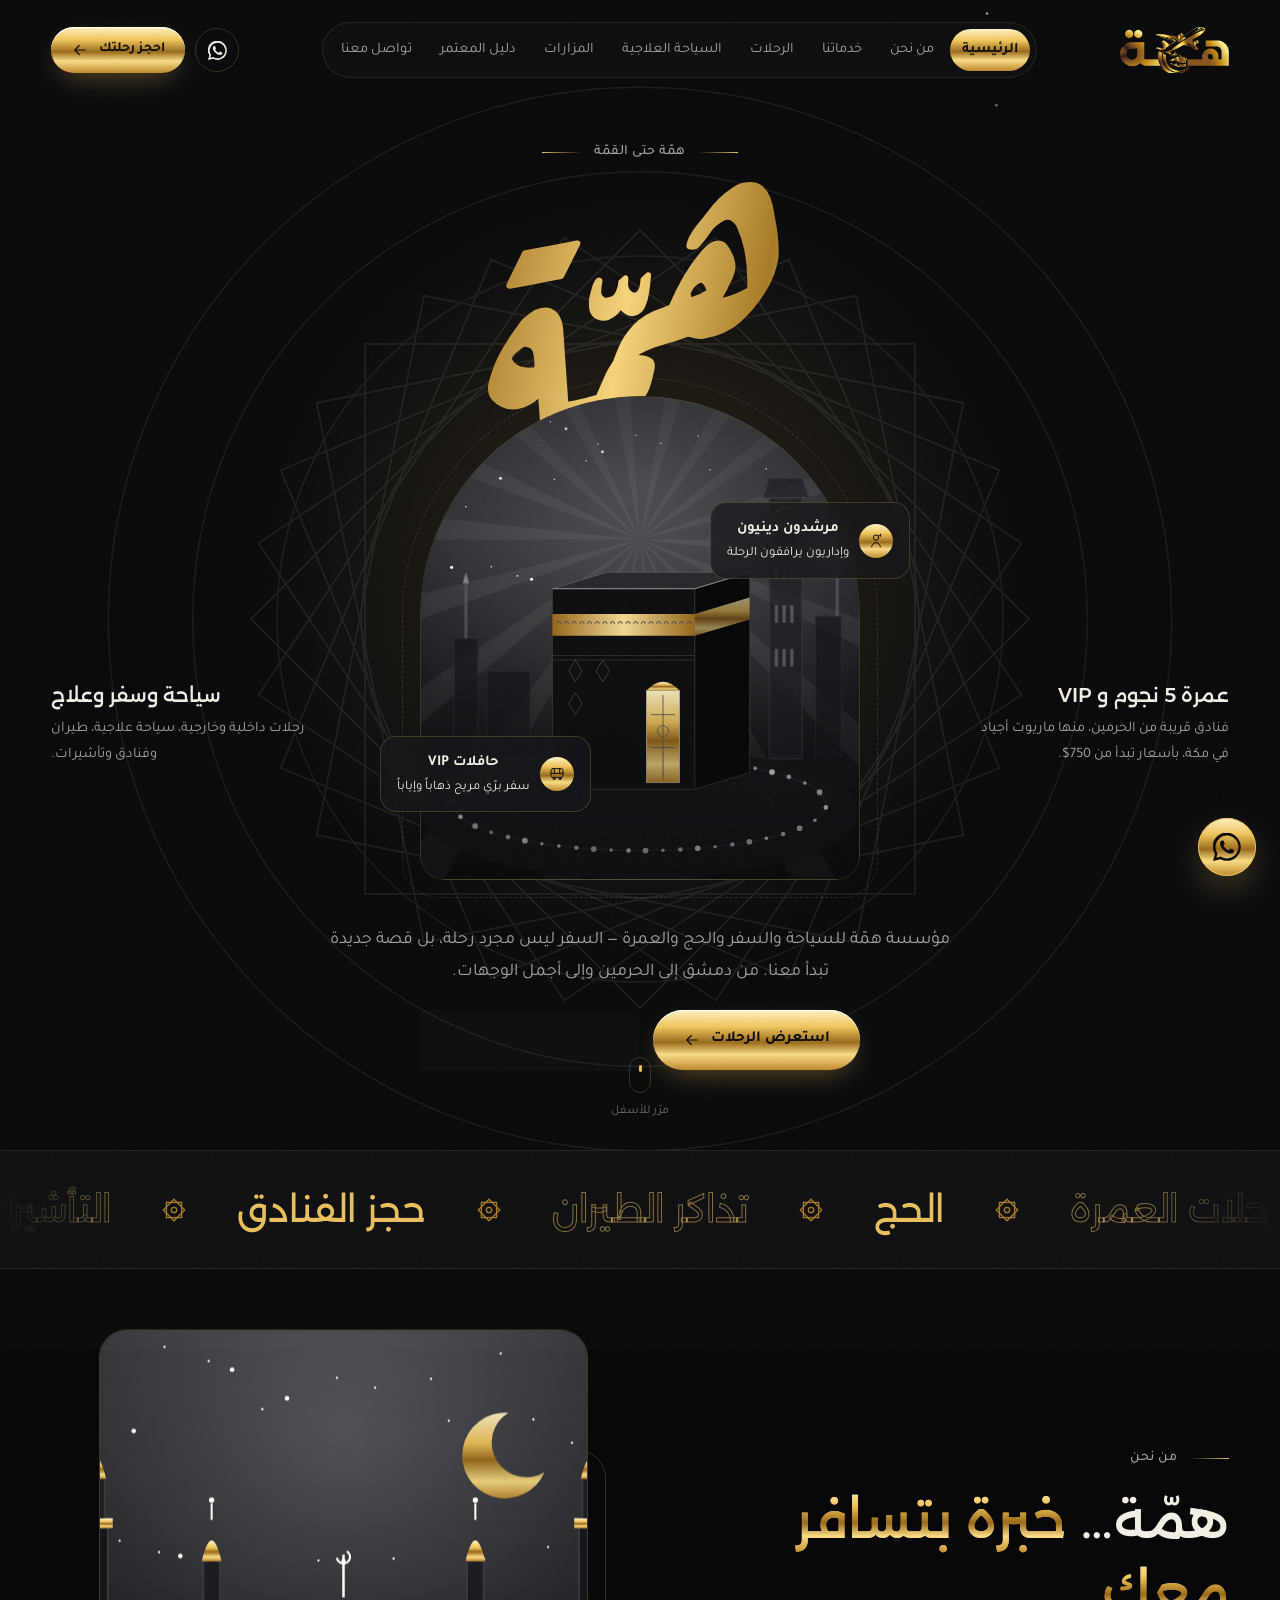
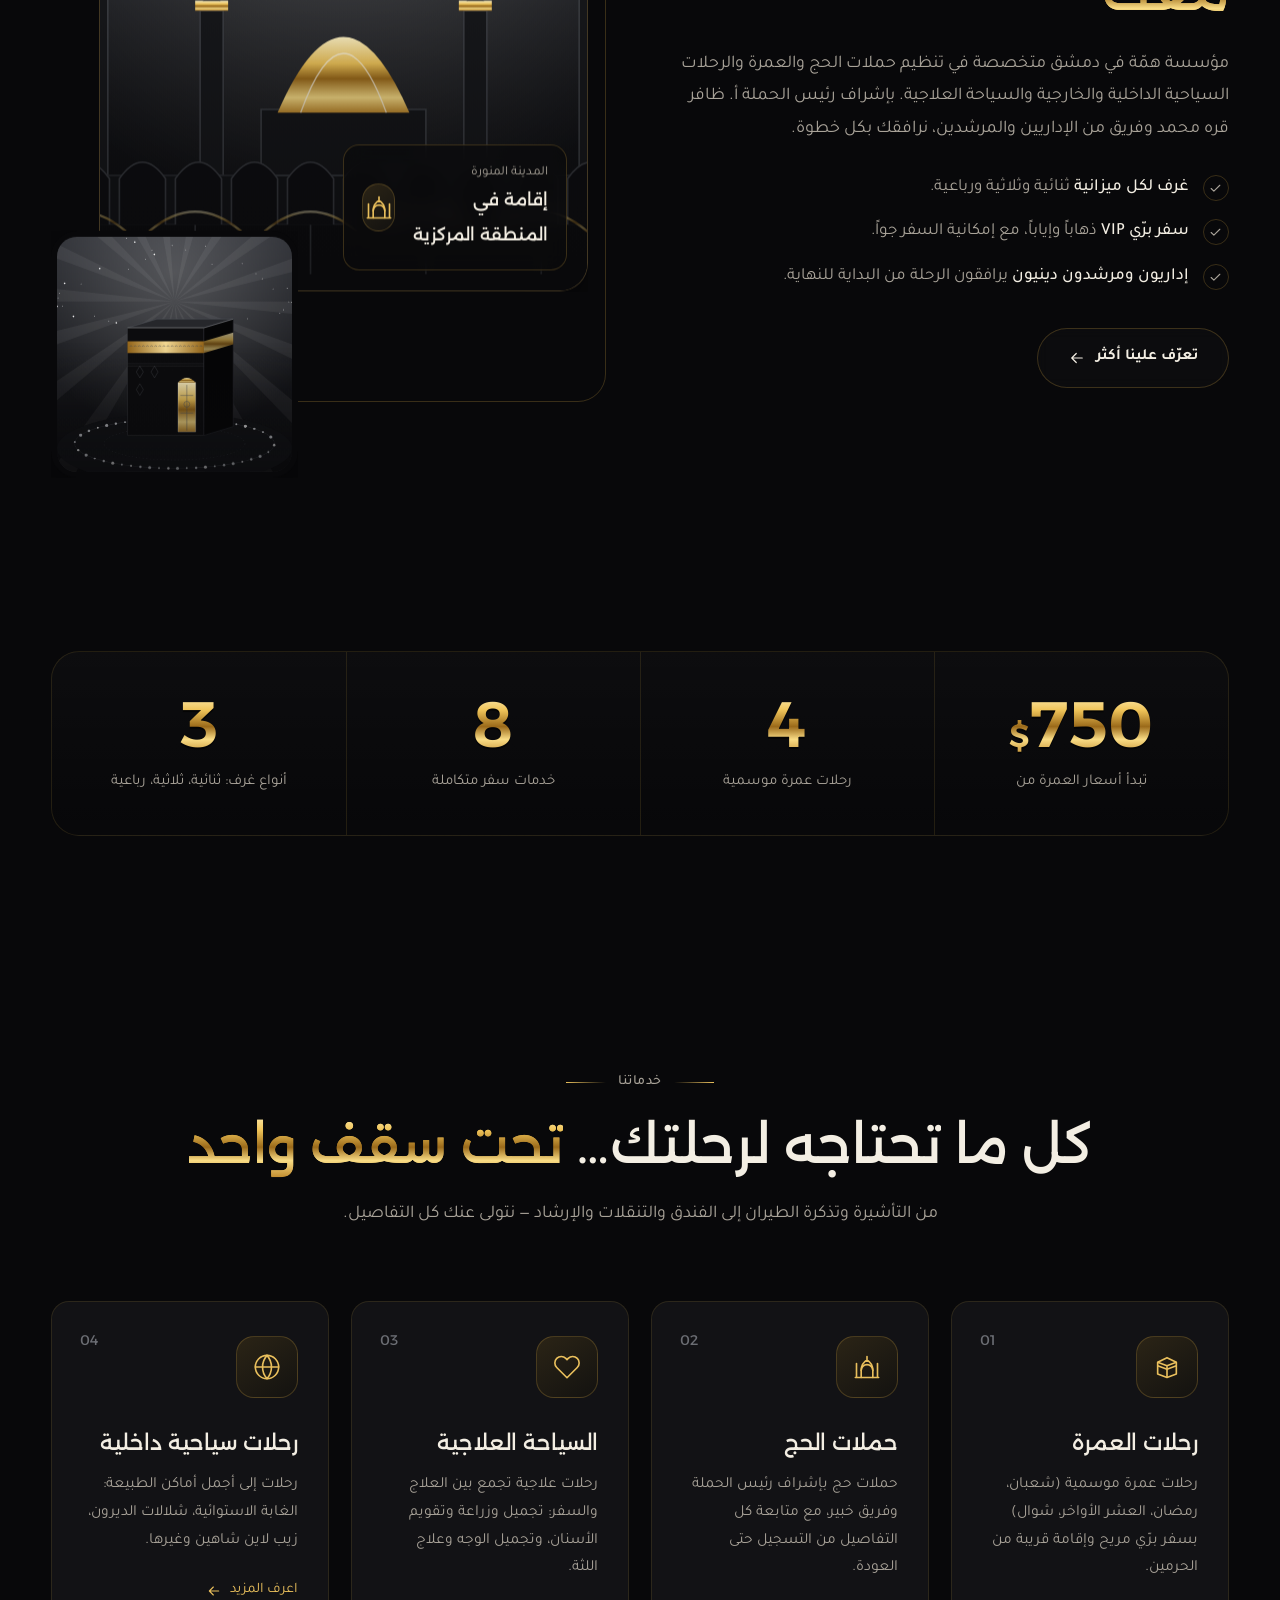
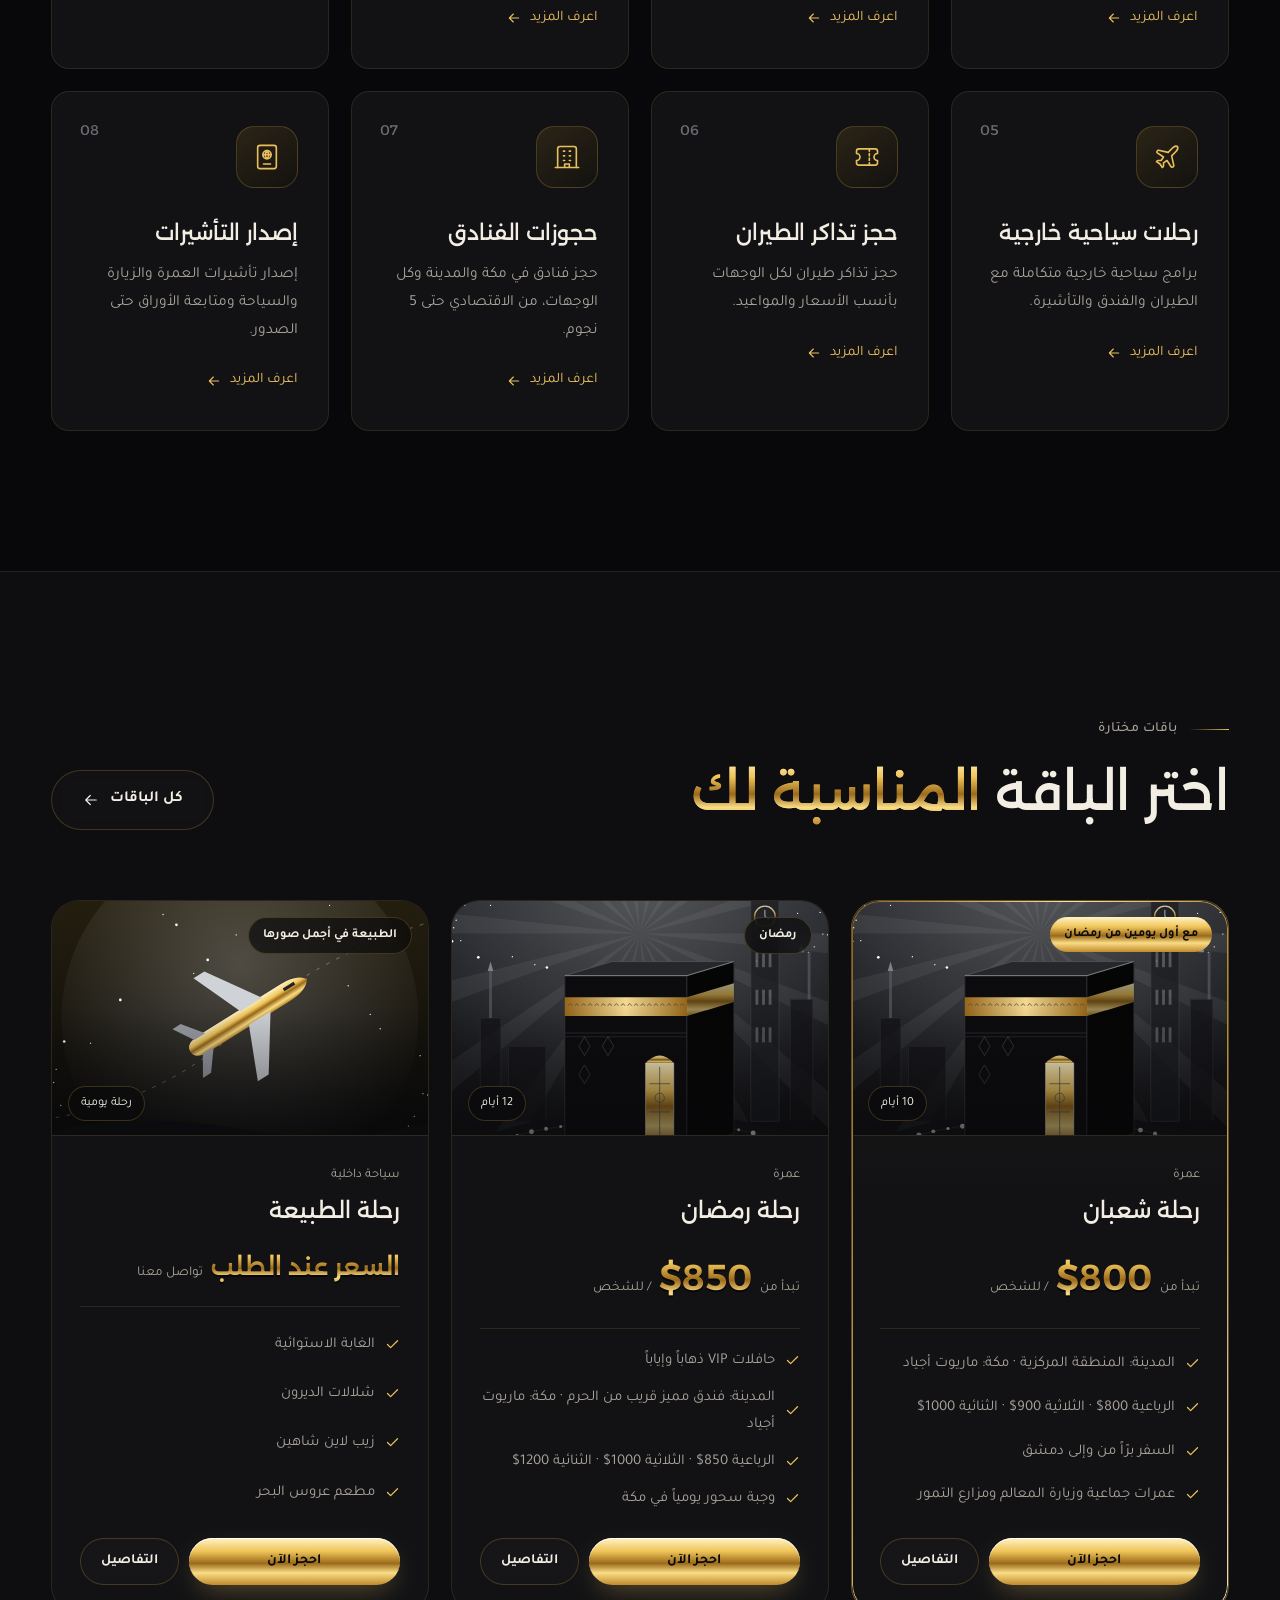
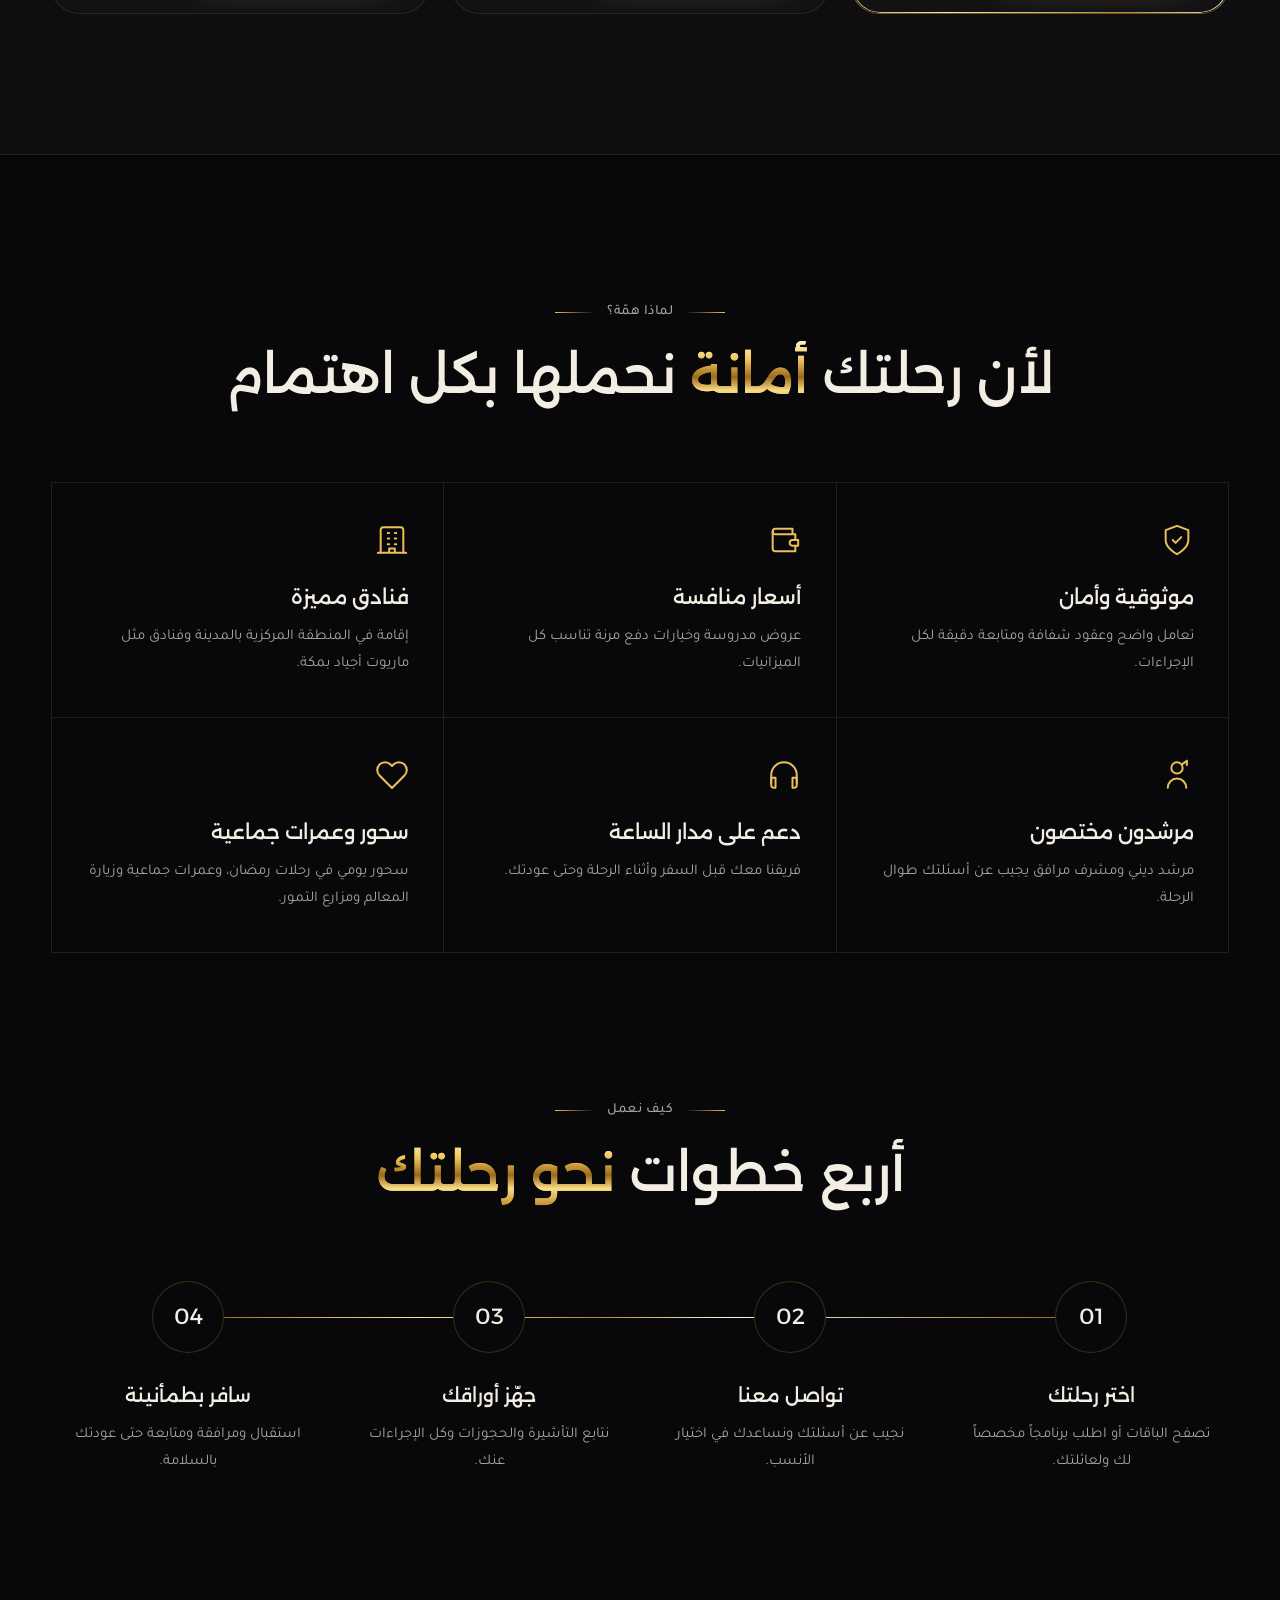
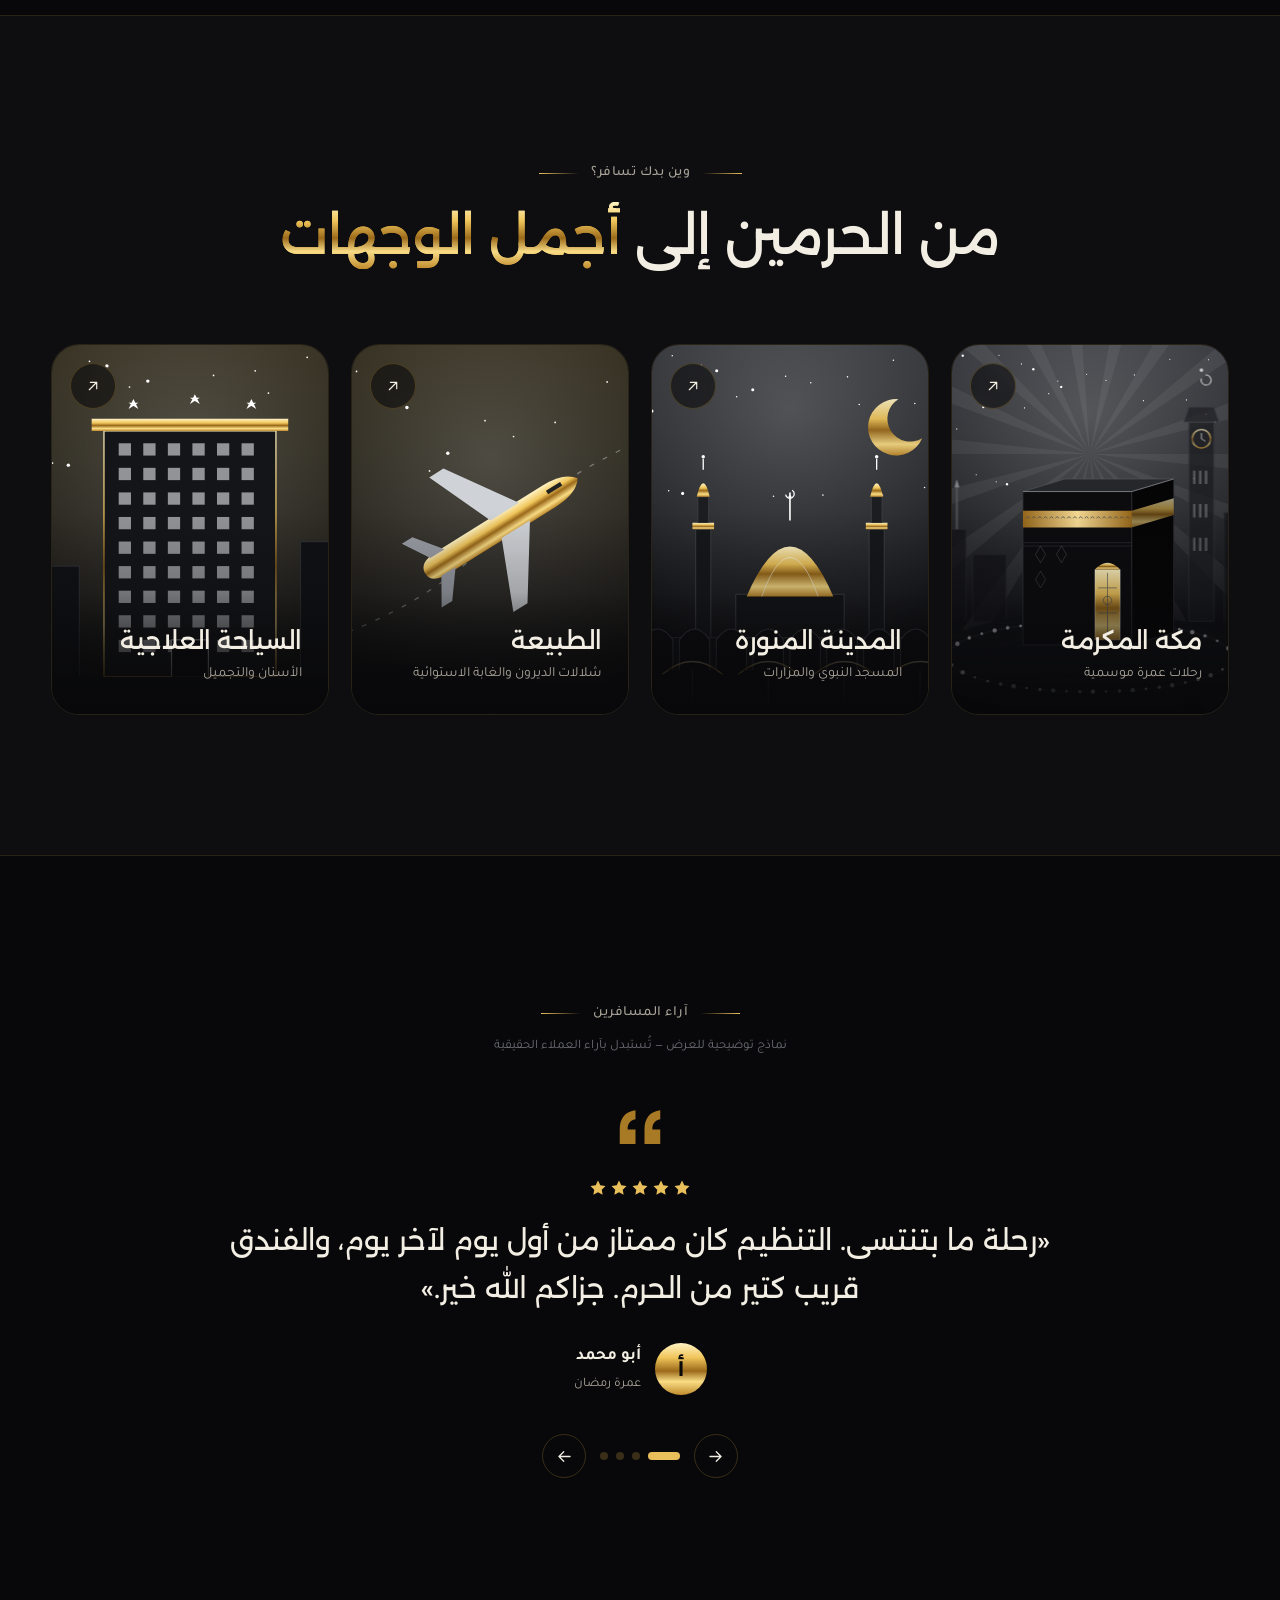
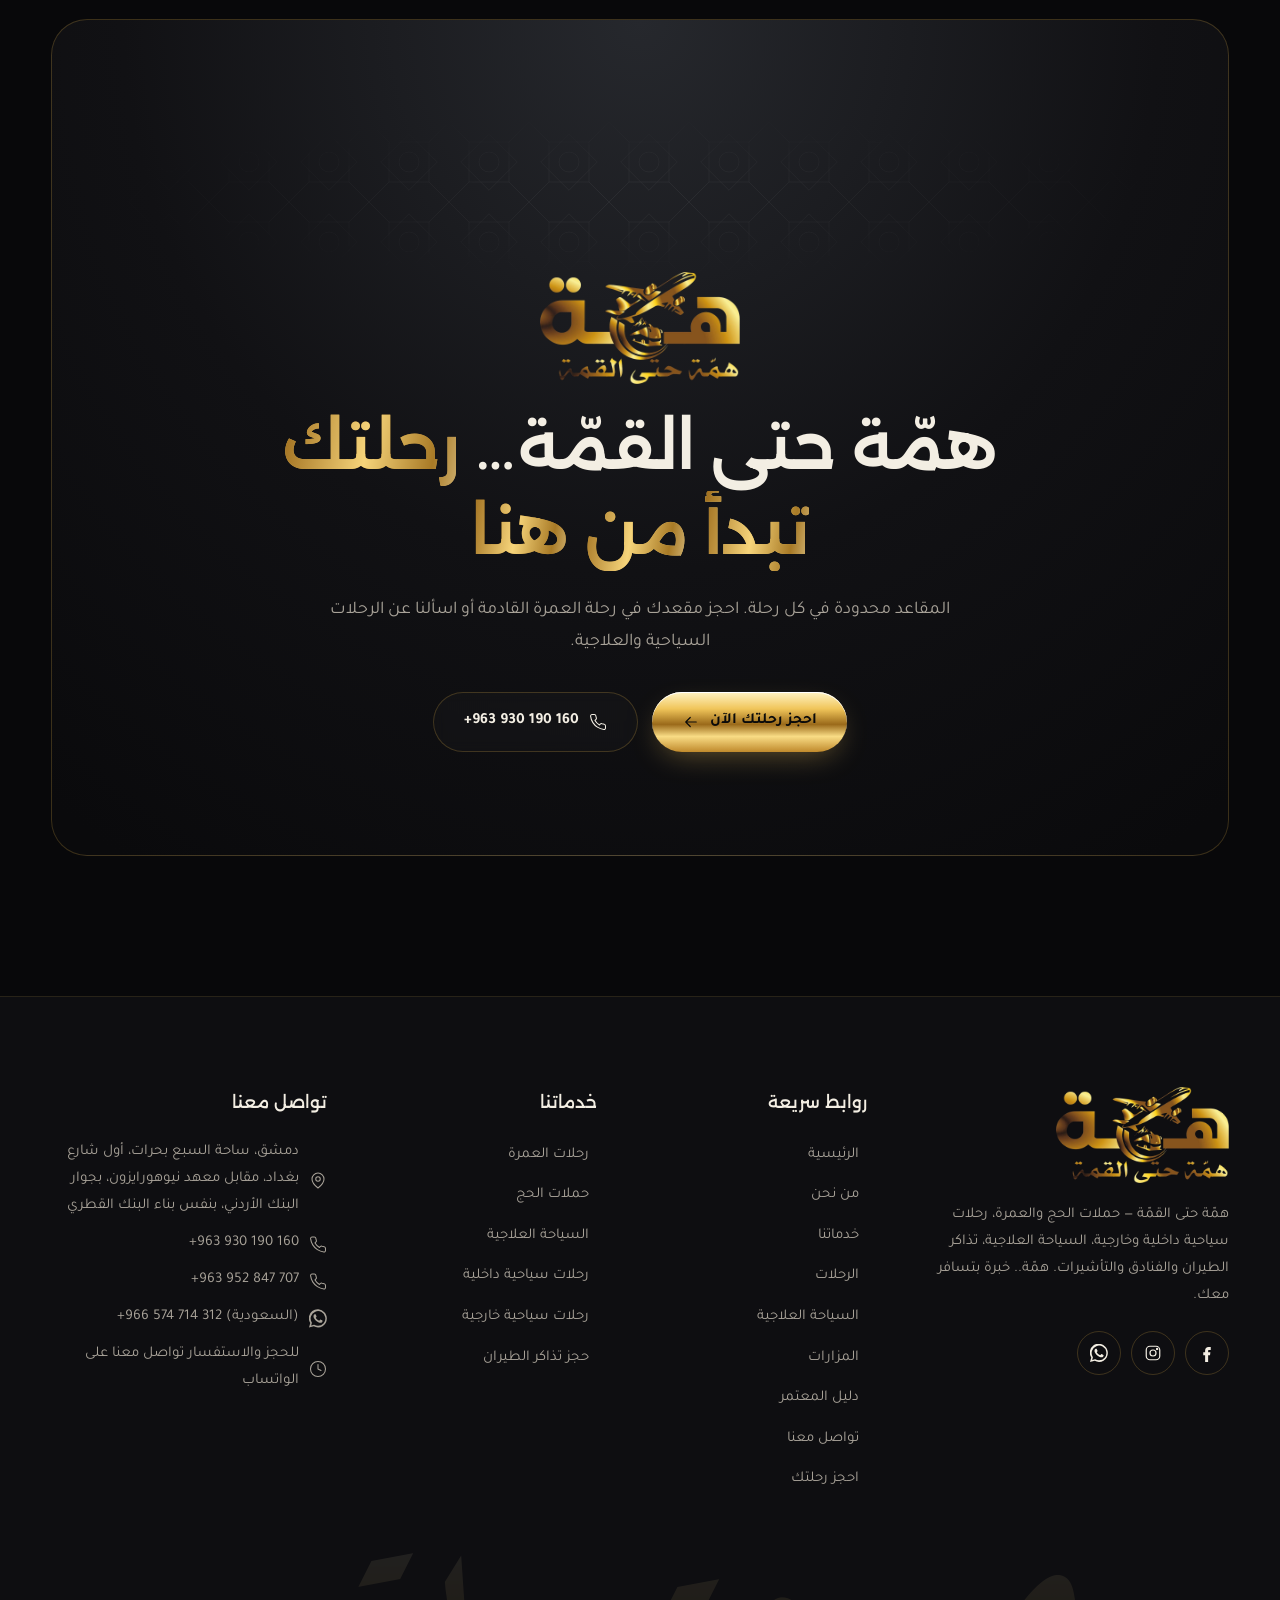
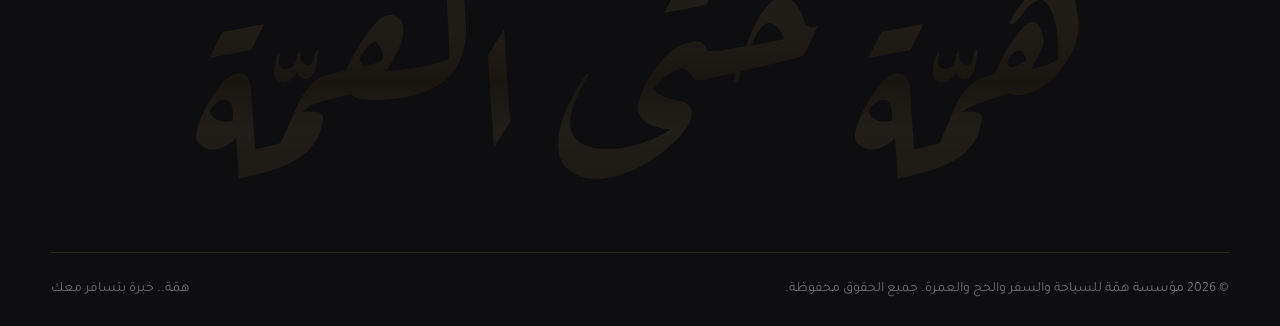
<file: index.html>
<!DOCTYPE html>
<html lang="ar" dir="rtl">
<head>
  <meta charset="UTF-8">
  <meta name="viewport" content="width=device-width, initial-scale=1.0">
  <title>همّة للسياحة والسفر والحج والعمرة | Hemma Agency</title>
  <meta name="description" content="مؤسسة همّة للسياحة والسفر والحج والعمرة في دمشق - رحلات عمرة موسمية، رحلات سياحية داخلية وخارجية، سياحة علاجية، تذاكر طيران وفنادق وتأشيرات.">
  <meta name="theme-color" content="#08080a">
  <link rel="icon" href="assets/logo-mark.png">
  <link rel="preconnect" href="https://fonts.googleapis.com"><link rel="preconnect" href="https://fonts.gstatic.com" crossorigin>
  <link href="https://fonts.googleapis.com/css2?family=Alexandria:wght@300;400;500;600;700&family=Aref+Ruqaa:wght@400;700&family=Tajawal:wght@300;400;500;700&display=swap" rel="stylesheet">
  <link rel="stylesheet" href="css/style.css">
</head>
<body class="is-loading" data-page="home">

  <div class="preloader">
    <div class="preloader__inner">
      <div class="preloader__logo"><img src="assets/logo.png" alt=""></div>
      <div class="preloader__bar"><i></i></div>
      <div class="preloader__txt">0%</div>
    </div>
  </div>

  <main>
    <!-- ============ HERO ============ -->
    <section class="hero">
      <canvas class="hero__canvas"></canvas>
      <div class="hero__glow"></div>
      <div class="hero__pattern" data-art="rosette"></div>

      <div class="container hero__grid">
        <span class="eyebrow both fade-up" style="--d:.4s">همّة حتى القمّة</span>
        <h1 class="hero__title"><span class="word-reveal metal-shine">همّة</span></h1>

        <div class="hero__stage">
          <div class="hero__ring"></div>
          <div class="hero__frame" data-art="kaaba"></div>
          <div class="hero__badge"><span class="dot" data-icon="bus"></span><div><b>حافلات VIP</b>سفر برّي مريح ذهاباً وإياباً</div></div>
          <div class="hero__badge b2"><span class="dot" data-icon="guide"></span><div><b>مرشدون دينيون</b>وإداريون يرافقون الرحلة</div></div>
        </div>

        <div class="hero__sides">
          <div class="hero__side r">
            <h3 class="h-3">عمرة 5 نجوم و VIP</h3>
            <p>فنادق قريبة من الحرمين، منها ماريوت أجياد في مكة، بأسعار تبدأ من 750$.</p>
          </div>
          <div class="hero__side l">
            <h3 class="h-3">سياحة وسفر وعلاج</h3>
            <p>رحلات داخلية وخارجية، سياحة علاجية، طيران وفنادق وتأشيرات.</p>
          </div>
        </div>

        <div class="hero__sub">
          <p class="lead fade-up" style="--d:1.9s">مؤسسة همّة للسياحة والسفر والحج والعمرة — السفر ليس مجرد رحلة، بل قصة جديدة تبدأ معنا. من دمشق إلى الحرمين وإلى أجمل الوجهات.</p>
          <div class="hero__actions fade-up" style="--d:2.05s">
            <a href="packages.html" class="btn btn--primary" data-magnetic>استعرض الرحلات <span data-icon="arrow" style="display:contents"></span></a>
            <a class="btn btn--ghost" data-wa="السلام عليكم، أود الاستفسار عن رحلات العمرة مع همّة" data-magnetic><span data-icon="whatsapp" style="display:contents"></span> تواصل عبر واتساب</a>
          </div>
        </div>
      </div>
      <div class="scroll-hint"><i></i>مرّر للأسفل</div>
    </section>

    <!-- ============ MARQUEE ============ -->
    <div class="marquee" aria-hidden="true">
      <div class="marquee__track">
        <div class="marquee__item">رحلات العمرة <span data-icon="orn"></span> <span class="fill">الحج</span> <span data-icon="orn"></span> تذاكر الطيران <span data-icon="orn"></span> <span class="fill">حجز الفنادق</span> <span data-icon="orn"></span> التأشيرات <span data-icon="orn"></span> <span class="fill">السياحة العلاجية</span> <span data-icon="orn"></span></div>
        <div class="marquee__item">رحلات العمرة <span data-icon="orn"></span> <span class="fill">الحج</span> <span data-icon="orn"></span> تذاكر الطيران <span data-icon="orn"></span> <span class="fill">حجز الفنادق</span> <span data-icon="orn"></span> التأشيرات <span data-icon="orn"></span> <span class="fill">السياحة العلاجية</span> <span data-icon="orn"></span></div>
      </div>
    </div>

    <!-- ============ ABOUT INTRO ============ -->
    <section class="section">
      <div class="container split">
        <div>
          <span class="eyebrow" data-reveal="up">من نحن</span>
          <h2 class="h-1 split-words" style="margin:14px 0 18px">همّة… <span class="metal">خبرة بتسافر معك</span></h2>
          <p class="lead" data-reveal="up" style="--rd:.1s">مؤسسة همّة في دمشق متخصصة في تنظيم حملات الحج والعمرة والرحلات السياحية الداخلية والخارجية والسياحة العلاجية. بإشراف رئيس الحملة أ. ظافر قره محمد وفريق من الإداريين والمرشدين، نرافقك بكل خطوة.</p>
          <ul class="check-list">
            <li data-reveal="up" style="--rd:.15s"><i data-icon="check"></i><span><b>غرف لكل ميزانية</b> ثنائية وثلاثية ورباعية.</span></li>
            <li data-reveal="up" style="--rd:.2s"><i data-icon="check"></i><span><b>سفر برّي VIP</b> ذهاباً وإياباً، مع إمكانية السفر جواً.</span></li>
            <li data-reveal="up" style="--rd:.25s"><i data-icon="check"></i><span><b>إداريون ومرشدون دينيون</b> يرافقون الرحلة من البداية للنهاية.</span></li>
          </ul>
          <a href="about.html" class="btn btn--ghost" data-reveal="up" style="--rd:.3s" data-magnetic>تعرّف علينا أكثر <span data-icon="arrow" style="display:contents"></span></a>
        </div>
        <div class="stack-visual">
          <div class="visual-card" data-reveal="clip" data-speed="0.05" data-art="madinah">
            <div class="visual-card__tag"><div><small>المدينة المنورة</small><b>إقامة في المنطقة المركزية</b></div><div class="card__icon" style="margin:0;width:48px;height:48px" data-icon="mosque"></div></div>
          </div>
          <div class="visual-card small" data-reveal="scale" style="--rd:.3s" data-speed="-0.06" data-art="arch"></div>
        </div>
      </div>
    </section>

    <!-- ============ STATS ============ -->
    <section class="section--tight">
      <div class="container">
        <div class="stats" data-reveal="up">
          <div class="stat"><div class="stat__num metal"><small>$</small><span data-count="750">0</span></div><p>تبدأ أسعار العمرة من</p></div>
          <div class="stat"><div class="stat__num metal"><span data-count="4">0</span></div><p>رحلات عمرة موسمية</p></div>
          <div class="stat"><div class="stat__num metal"><span data-count="8">0</span></div><p>خدمات سفر متكاملة</p></div>
          <div class="stat"><div class="stat__num metal"><span data-count="3">0</span></div><p>أنواع غرف: ثنائية، ثلاثية، رباعية</p></div>
        </div>
      </div>
    </section>

    <!-- ============ SERVICES ============ -->
    <section class="section">
      <div class="container">
        <div class="sec-head center">
          <span class="eyebrow both" data-reveal="up">خدماتنا</span>
          <h2 class="h-1 split-words">كل ما تحتاجه لرحلتك… <span class="metal">تحت سقف واحد</span></h2>
          <p class="lead" data-reveal="up">من التأشيرة وتذكرة الطيران إلى الفندق والتنقلات والإرشاد — نتولى عنك كل التفاصيل.</p>
        </div>
        <div class="grid grid-4" id="services-grid" data-limit="8"></div>
      </div>
    </section>

    <!-- ============ PACKAGES ============ -->
    <section class="section" style="background:var(--bg-2);border-block:1px solid var(--line)">
      <div class="container">
        <div class="sec-head" style="display:flex;justify-content:space-between;align-items:flex-end;gap:30px;flex-wrap:wrap">
          <div>
            <span class="eyebrow" data-reveal="up">باقات مختارة</span>
            <h2 class="h-1 split-words" style="margin:14px 0 0">اختر الباقة <span class="metal">المناسبة لك</span></h2>
          </div>
          <a href="packages.html" class="btn btn--ghost" data-reveal="up" data-magnetic>كل الباقات <span data-icon="arrow" style="display:contents"></span></a>
        </div>
        <div class="grid grid-3" id="packages-grid" data-limit="3"></div>
      </div>
    </section>

    <!-- ============ WHY US ============ -->
    <section class="section">
      <div class="container">
        <div class="sec-head center">
          <span class="eyebrow both" data-reveal="up">لماذا همّة؟</span>
          <h2 class="h-1 split-words">لأن رحلتك <span class="metal">أمانة</span> نحملها بكل اهتمام</h2>
        </div>
        <div class="why">
          <div class="why__item" data-reveal="up"><span data-icon="shield"></span><h3>موثوقية وأمان</h3><p>تعامل واضح وعقود شفافة ومتابعة دقيقة لكل الإجراءات.</p></div>
          <div class="why__item" data-reveal="up" style="--rd:.08s"><span data-icon="wallet"></span><h3>أسعار منافسة</h3><p>عروض مدروسة وخيارات دفع مرنة تناسب كل الميزانيات.</p></div>
          <div class="why__item" data-reveal="up" style="--rd:.16s"><span data-icon="hotel"></span><h3>فنادق مميزة</h3><p>إقامة في المنطقة المركزية بالمدينة وفنادق مثل ماريوت أجياد بمكة.</p></div>
          <div class="why__item" data-reveal="up"><span data-icon="guide"></span><h3>مرشدون مختصون</h3><p>مرشد ديني ومشرف مرافق يجيب عن أسئلتك طوال الرحلة.</p></div>
          <div class="why__item" data-reveal="up" style="--rd:.08s"><span data-icon="headset"></span><h3>دعم على مدار الساعة</h3><p>فريقنا معك قبل السفر وأثناء الرحلة وحتى عودتك.</p></div>
          <div class="why__item" data-reveal="up" style="--rd:.16s"><span data-icon="heart"></span><h3>سحور وعمرات جماعية</h3><p>سحور يومي في رحلات رمضان، وعمرات جماعية وزيارة المعالم ومزارع التمور.</p></div>
        </div>
      </div>
    </section>

    <!-- ============ PROCESS ============ -->
    <section class="section" style="padding-top:0">
      <div class="container">
        <div class="sec-head center">
          <span class="eyebrow both" data-reveal="up">كيف نعمل</span>
          <h2 class="h-1 split-words">أربع خطوات <span class="metal">نحو رحلتك</span></h2>
        </div>
        <div class="process">
          <div class="process__line"><i></i></div>
          <div class="step" data-reveal="up"><div class="step__n">01</div><h3>اختر رحلتك</h3><p>تصفح الباقات أو اطلب برنامجاً مخصصاً لك ولعائلتك.</p></div>
          <div class="step" data-reveal="up" style="--rd:.15s"><div class="step__n">02</div><h3>تواصل معنا</h3><p>نجيب عن أسئلتك ونساعدك في اختيار الأنسب.</p></div>
          <div class="step" data-reveal="up" style="--rd:.3s"><div class="step__n">03</div><h3>جهّز أوراقك</h3><p>نتابع التأشيرة والحجوزات وكل الإجراءات عنك.</p></div>
          <div class="step" data-reveal="up" style="--rd:.45s"><div class="step__n">04</div><h3>سافر بطمأنينة</h3><p>استقبال ومرافقة ومتابعة حتى عودتك بالسلامة.</p></div>
        </div>
      </div>
    </section>

    <!-- ============ DESTINATIONS ============ -->
    <section class="section" style="background:var(--bg-2);border-block:1px solid var(--line)">
      <div class="container">
        <div class="sec-head center">
          <span class="eyebrow both" data-reveal="up">وين بدك تسافر؟</span>
          <h2 class="h-1 split-words">من الحرمين إلى <span class="metal">أجمل الوجهات</span></h2>
        </div>
        <div class="grid grid-4">
          <a href="packages.html?type=umrah" class="dest" data-reveal="up" data-art="kaaba2"><span class="dest__go" data-icon="arrowUp"></span><div class="dest__body"><h3>مكة المكرمة</h3><p>رحلات عمرة موسمية</p></div></a>
          <a href="ziyarat.html" class="dest" data-reveal="up" style="--rd:.1s" data-art="madinah"><span class="dest__go" data-icon="arrowUp"></span><div class="dest__body"><h3>المدينة المنورة</h3><p>المسجد النبوي والمزارات</p></div></a>
          <a href="packages.html?type=tour" class="dest" data-reveal="up" style="--rd:.2s" data-art="nature"><span class="dest__go" data-icon="arrowUp"></span><div class="dest__body"><h3>الطبيعة</h3><p>شلالات الديرون والغابة الاستوائية</p></div></a>
          <a href="medical.html" class="dest" data-reveal="up" style="--rd:.3s" data-art="dental"><span class="dest__go" data-icon="arrowUp"></span><div class="dest__body"><h3>السياحة العلاجية</h3><p>الأسنان والتجميل</p></div></a>
        </div>
      </div>
    </section>

    <!-- ============ TESTIMONIALS ============ -->
    <section class="section">
      <div class="container">
        <div class="sec-head center" style="margin-bottom:40px">
          <span class="eyebrow both" data-reveal="up">آراء المسافرين</span>
          <p style="color:var(--dim);font-size:13px;margin-top:8px">نماذج توضيحية للعرض — تُستبدل بآراء العملاء الحقيقية</p>
        </div>
        <div class="tst" data-reveal="blur">
          <div class="tst__quote" data-icon="quote"></div>
          <div class="tst__viewport"><div class="tst__track" id="tst-track"></div></div>
          <div class="tst__nav">
            <button class="icon-btn" id="tst-prev" aria-label="السابق" style="transform:scaleX(-1)" data-icon="arrow"></button>
            <div class="tst__dots" id="tst-dots"></div>
            <button class="icon-btn" id="tst-next" aria-label="التالي" data-icon="arrow"></button>
          </div>
        </div>
      </div>
    </section>

    <!-- ============ CTA ============ -->
    <section class="section" style="padding-top:0">
      <div class="container">
        <div class="cta" data-reveal="scale">
          <div class="cta__pattern" data-art="pattern"></div>
          <img class="cta__logo" src="assets/logo.png" alt="">
          <h2 class="h-display split-words">همّة حتى القمّة… <span class="metal-shine">رحلتك تبدأ من هنا</span></h2>
          <p class="lead">المقاعد محدودة في كل رحلة. احجز مقعدك في رحلة العمرة القادمة أو اسألنا عن الرحلات السياحية والعلاجية.</p>
          <div class="hero__actions">
            <a href="booking.html" class="btn btn--primary" data-magnetic>احجز رحلتك الآن <span data-icon="arrow" style="display:contents"></span></a>
            <a class="btn btn--ghost" data-tel data-magnetic><span data-icon="phone" style="display:contents"></span> <span data-site="phone" dir="ltr"></span></a>
          </div>
        </div>
      </div>
    </section>
  </main>

  <script src="js/data.js"></script>
  <script src="js/main.js"></script>
</body>
</html>
</file>
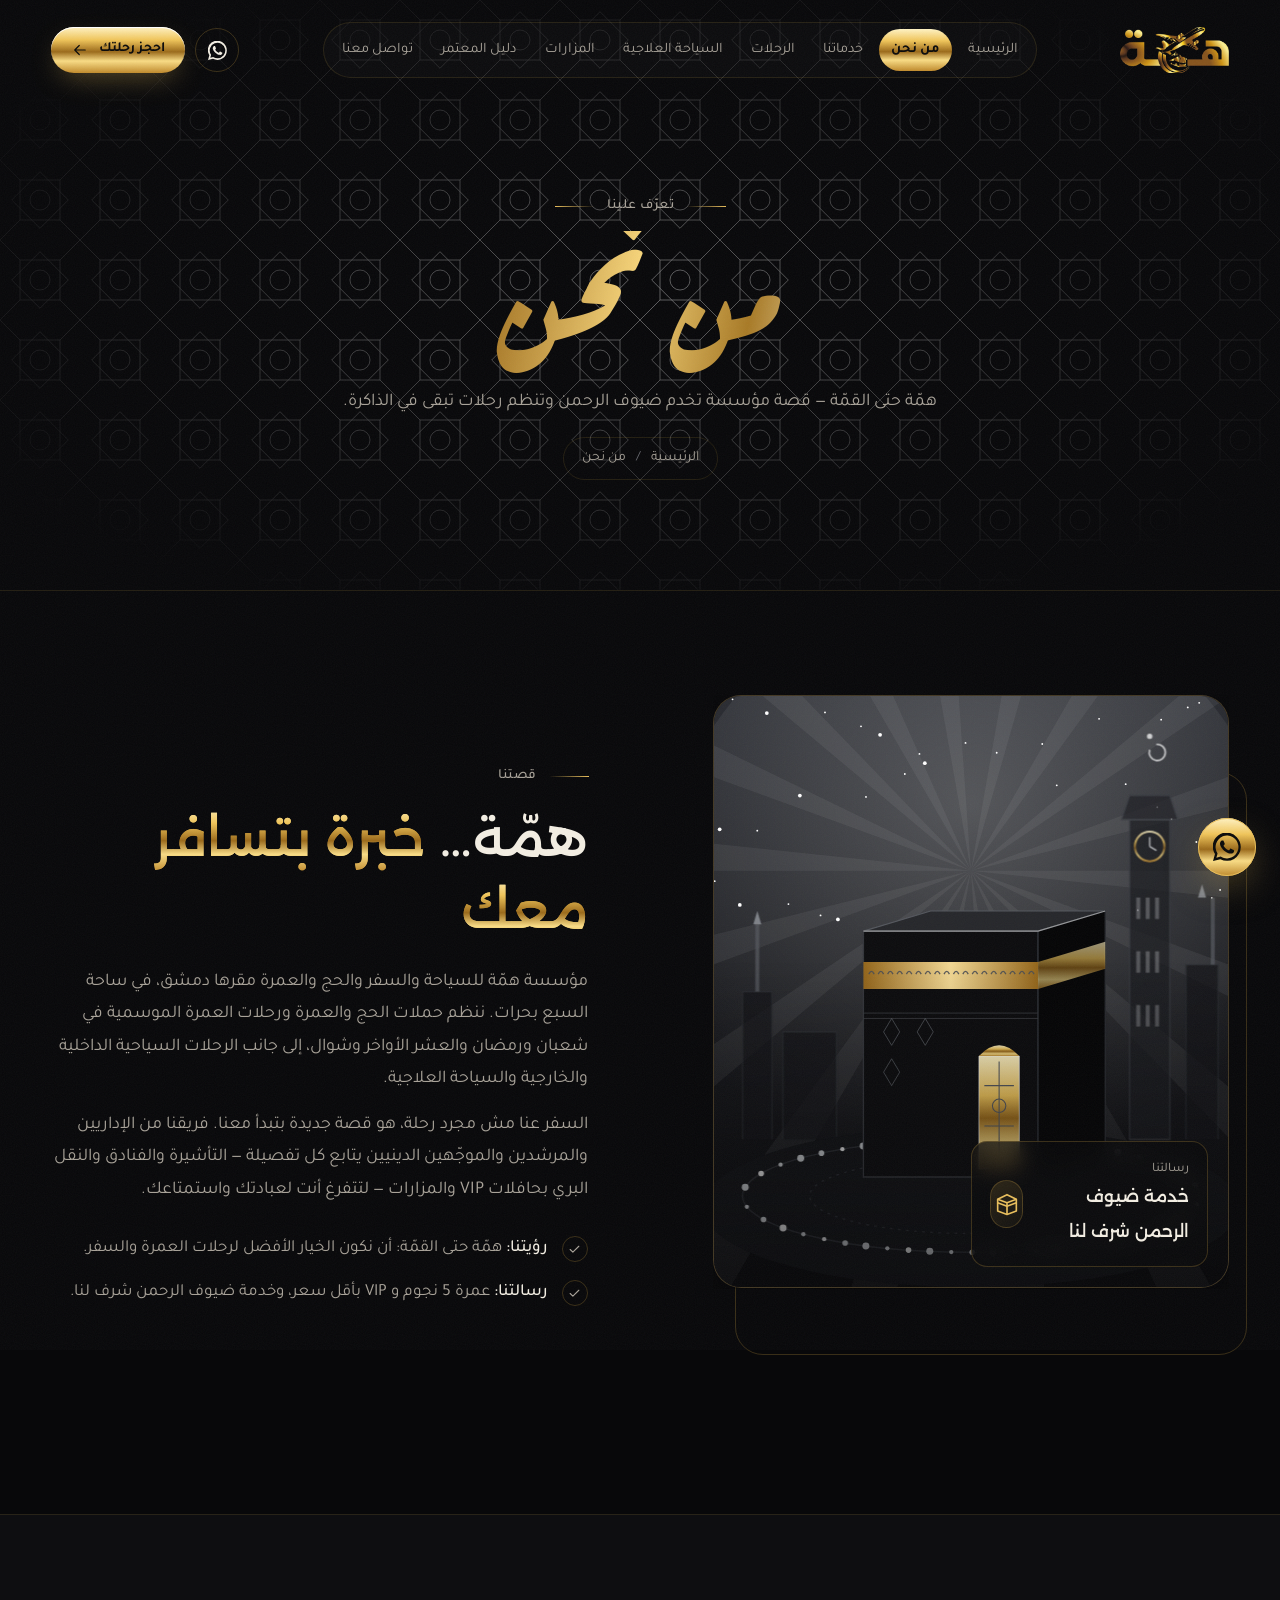
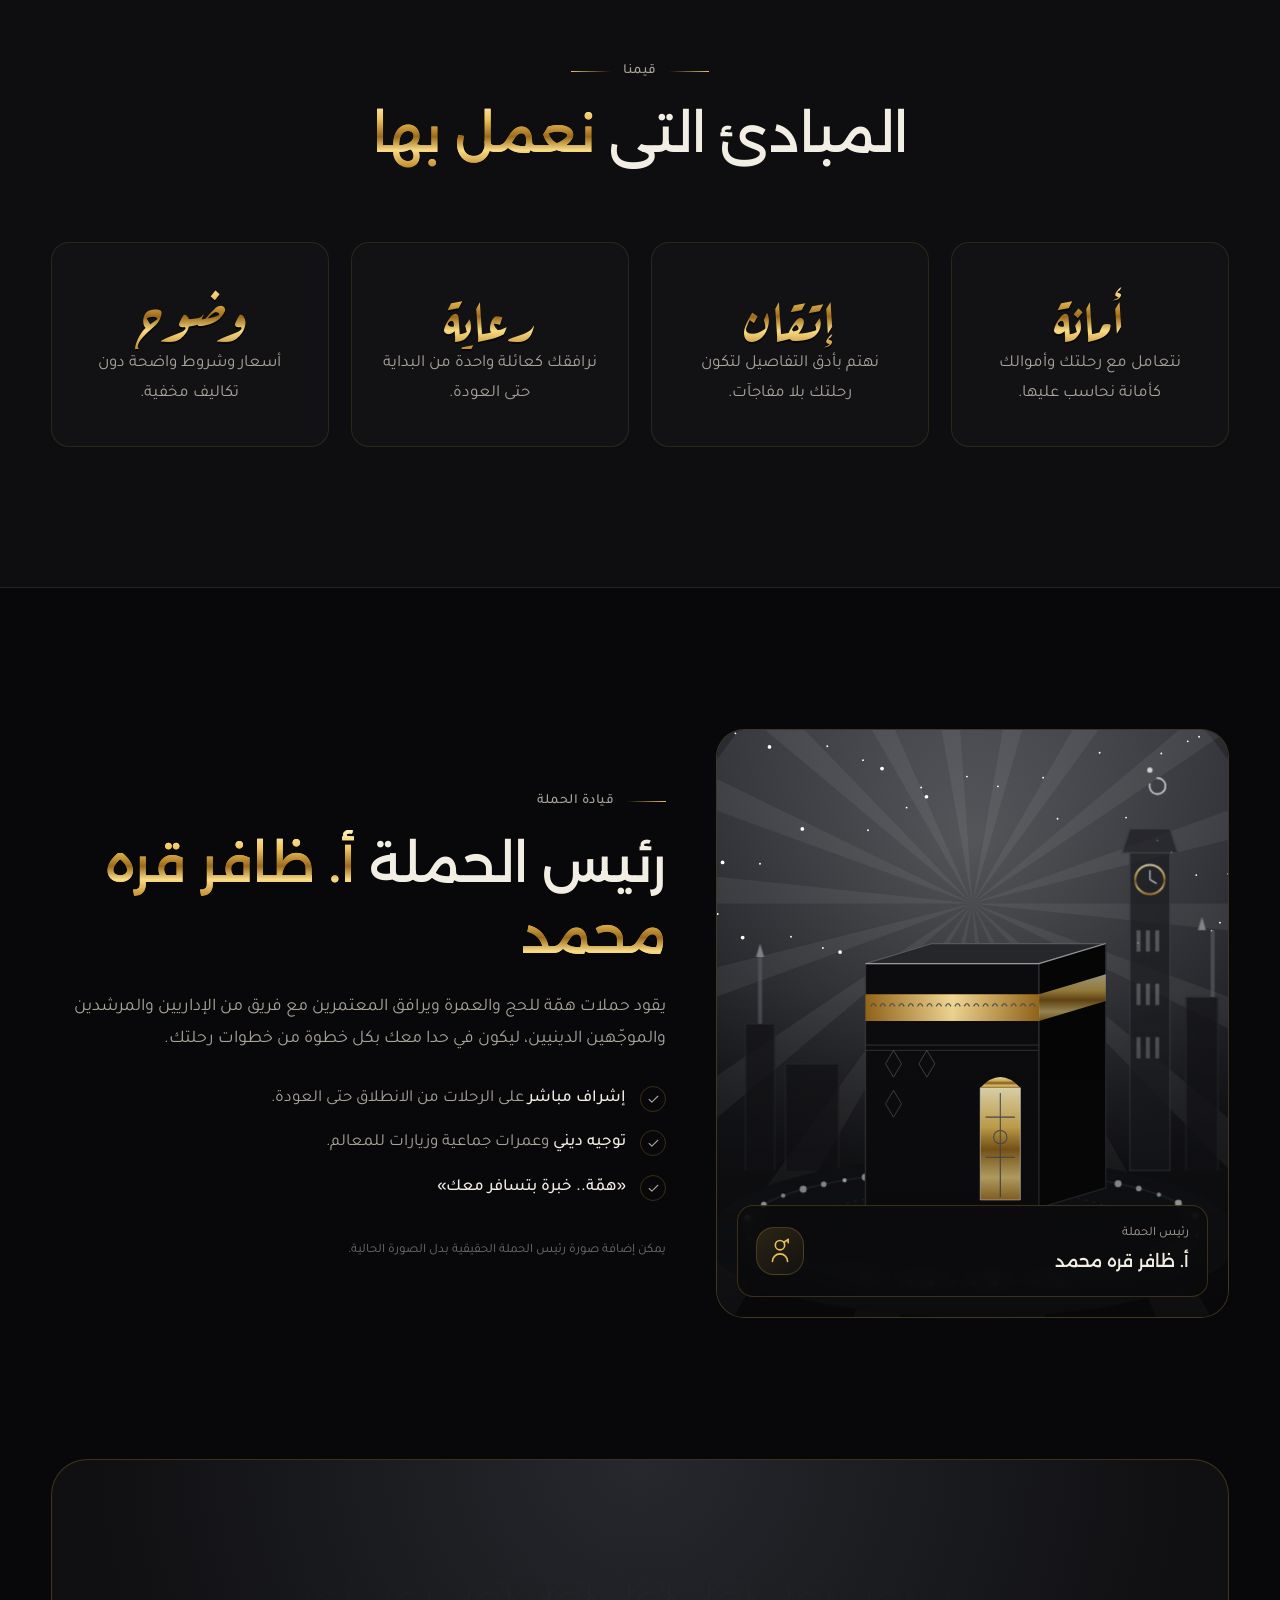
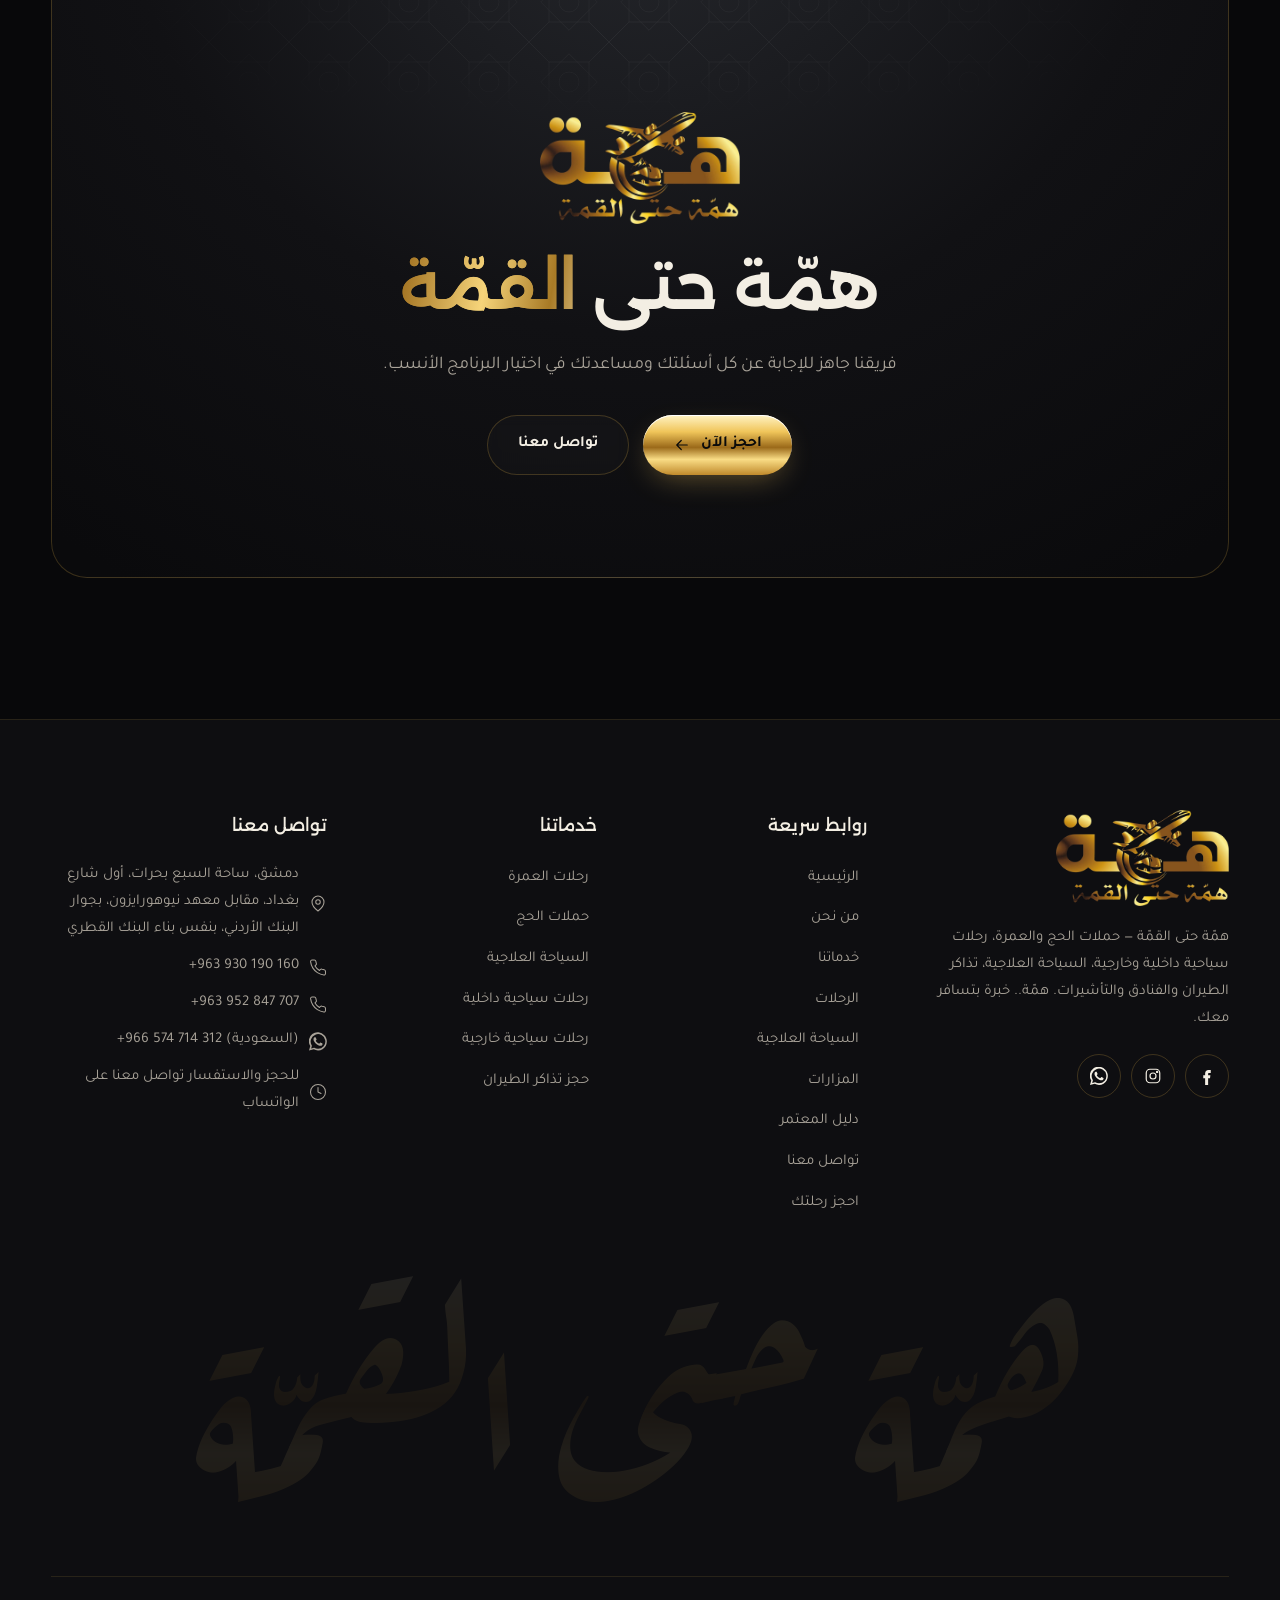
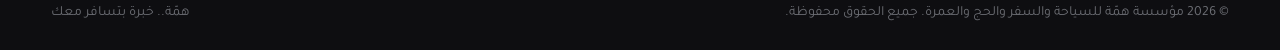
<file: about.html>
<!DOCTYPE html>
<html lang="ar" dir="rtl">
<head>
  <meta charset="UTF-8">
  <meta name="viewport" content="width=device-width, initial-scale=1.0">
  <title>من نحن | همّة للسياحة والسفر والحج والعمرة</title>
  <meta name="description" content="مؤسسة همّة للسياحة والسفر والحج والعمرة في دمشق - رحلات عمرة موسمية، رحلات سياحية داخلية وخارجية، سياحة علاجية، تذاكر طيران وفنادق وتأشيرات.">
  <meta name="theme-color" content="#08080a">
  <link rel="icon" href="assets/logo-mark.png">
  <link rel="preconnect" href="https://fonts.googleapis.com"><link rel="preconnect" href="https://fonts.gstatic.com" crossorigin>
  <link href="https://fonts.googleapis.com/css2?family=Alexandria:wght@300;400;500;600;700&family=Aref+Ruqaa:wght@400;700&family=Tajawal:wght@300;400;500;700&display=swap" rel="stylesheet">
  <link rel="stylesheet" href="css/style.css">
</head>
<body class="is-loading" data-page="about">

  <div class="preloader">
    <div class="preloader__inner">
      <div class="preloader__logo"><img src="assets/logo.png" alt=""></div>
      <div class="preloader__bar"><i></i></div>
      <div class="preloader__txt">0%</div>
    </div>
  </div>

    <main>
    <section class="page-hero">
      <div class="page-hero__bg" data-art="pattern"></div>
      <div class="container">
        <span class="eyebrow both" data-reveal="up">تعرّف علينا</span>
        <h1 class="page-hero__title"><span class="word-reveal metal-shine">من نحن</span></h1>
        <p class="lead" style="margin-inline:auto" data-reveal="up">همّة حتى القمّة — قصة مؤسسة تخدم ضيوف الرحمن وتنظم رحلات تبقى في الذاكرة.</p>
        <div class="crumbs" data-reveal="up"><a href="index.html">الرئيسية</a><span>/</span>من نحن</div>
      </div>
    </section>

    <section class="section">
      <div class="container split">
        <div class="stack-visual">
          <div class="visual-card" data-reveal="clip" data-speed="0.05" data-art="arch">
            <div class="visual-card__tag"><div><small>رسالتنا</small><b>خدمة ضيوف الرحمن شرف لنا</b></div><div class="card__icon" style="margin:0;width:48px;height:48px" data-icon="kaaba"></div></div>
          </div>
        </div>
        <div>
          <span class="eyebrow" data-reveal="up">قصتنا</span>
          <h2 class="h-1 split-words" style="margin:14px 0 18px">همّة… <span class="metal">خبرة بتسافر معك</span></h2>
          <p class="lead" data-reveal="up">مؤسسة همّة للسياحة والسفر والحج والعمرة مقرها دمشق، في ساحة السبع بحرات. ننظم حملات الحج والعمرة ورحلات العمرة الموسمية في شعبان ورمضان والعشر الأواخر وشوال، إلى جانب الرحلات السياحية الداخلية والخارجية والسياحة العلاجية.</p>
          <p class="lead" data-reveal="up" style="margin-top:14px">السفر عنا مش مجرد رحلة، هو قصة جديدة بتبدأ معنا. فريقنا من الإداريين والمرشدين والموجّهين الدينيين يتابع كل تفصيلة — التأشيرة والفنادق والنقل البري بحافلات VIP والمزارات — لتتفرغ أنت لعبادتك واستمتاعك.</p>
          <ul class="check-list">
            <li data-reveal="up"><i data-icon="check"></i><span><b>رؤيتنا:</b> همّة حتى القمّة: أن نكون الخيار الأفضل لرحلات العمرة والسفر.</span></li>
            <li data-reveal="up" style="--rd:.08s"><i data-icon="check"></i><span><b>رسالتنا:</b> عمرة 5 نجوم و VIP بأقل سعر، وخدمة ضيوف الرحمن شرف لنا.</span></li>
          </ul>
        </div>
      </div>
    </section>

    <section class="section" style="background:var(--bg-2);border-block:1px solid var(--line)">
      <div class="container">
        <div class="sec-head center">
          <span class="eyebrow both" data-reveal="up">قيمنا</span>
          <h2 class="h-1 split-words">المبادئ التي <span class="metal">نعمل بها</span></h2>
        </div>
        <div class="grid grid-4">
          <div class="value" data-reveal="up"><div class="big metal">أمانة</div><p style="color:var(--muted)">نتعامل مع رحلتك وأموالك كأمانة نحاسب عليها.</p></div>
          <div class="value" data-reveal="up" style="--rd:.08s"><div class="big metal">إتقان</div><p style="color:var(--muted)">نهتم بأدق التفاصيل لتكون رحلتك بلا مفاجآت.</p></div>
          <div class="value" data-reveal="up" style="--rd:.16s"><div class="big metal">رعاية</div><p style="color:var(--muted)">نرافقك كعائلة واحدة من البداية حتى العودة.</p></div>
          <div class="value" data-reveal="up" style="--rd:.24s"><div class="big metal">وضوح</div><p style="color:var(--muted)">أسعار وشروط واضحة دون تكاليف مخفية.</p></div>
        </div>
      </div>
    </section>

    <section class="section">
      <div class="container leader">
        <div class="visual-card" data-reveal="clip" data-art="kaaba">
          <div class="visual-card__tag"><div><small>رئيس الحملة</small><b>أ. ظافر قره محمد</b></div><div class="card__icon" style="margin:0;width:48px;height:48px" data-icon="guide"></div></div>
        </div>
        <div>
          <span class="eyebrow" data-reveal="up">قيادة الحملة</span>
          <h2 class="h-1 split-words" style="margin:14px 0 18px">رئيس الحملة <span class="metal">أ. ظافر قره محمد</span></h2>
          <p class="lead" data-reveal="up">يقود حملات همّة للحج والعمرة ويرافق المعتمرين مع فريق من الإداريين والمرشدين والموجّهين الدينيين، ليكون في حدا معك بكل خطوة من خطوات رحلتك.</p>
          <ul class="check-list">
            <li data-reveal="up"><i data-icon="check"></i><span><b>إشراف مباشر</b> على الرحلات من الانطلاق حتى العودة.</span></li>
            <li data-reveal="up" style="--rd:.08s"><i data-icon="check"></i><span><b>توجيه ديني</b> وعمرات جماعية وزيارات للمعالم.</span></li>
            <li data-reveal="up" style="--rd:.16s"><i data-icon="check"></i><span><b>«همّة.. خبرة بتسافر معك»</b></span></li>
          </ul>
          <p style="color:var(--dim);font-size:13px">يمكن إضافة صورة رئيس الحملة الحقيقية بدل الصورة الحالية.</p>
        </div>
      </div>
    </section>

    <section class="section" style="padding-top:0">
      <div class="container">
        <div class="cta" data-reveal="scale">
          <div class="cta__pattern" data-art="pattern"></div>
          <img class="cta__logo" src="assets/logo.png" alt="">
          <h2 class="h-display split-words">همّة حتى <span class="metal-shine">القمّة</span></h2>
          <p class="lead">فريقنا جاهز للإجابة عن كل أسئلتك ومساعدتك في اختيار البرنامج الأنسب.</p>
          <div class="hero__actions">
            <a href="booking.html" class="btn btn--primary" data-magnetic>احجز الآن <span data-icon="arrow" style="display:contents"></span></a>
            <a href="contact.html" class="btn btn--ghost" data-magnetic>تواصل معنا</a>
          </div>
        </div>
      </div>
    </section>
  </main>

  <script src="js/data.js"></script>
  <script src="js/main.js"></script>
</body>
</html>
</file>
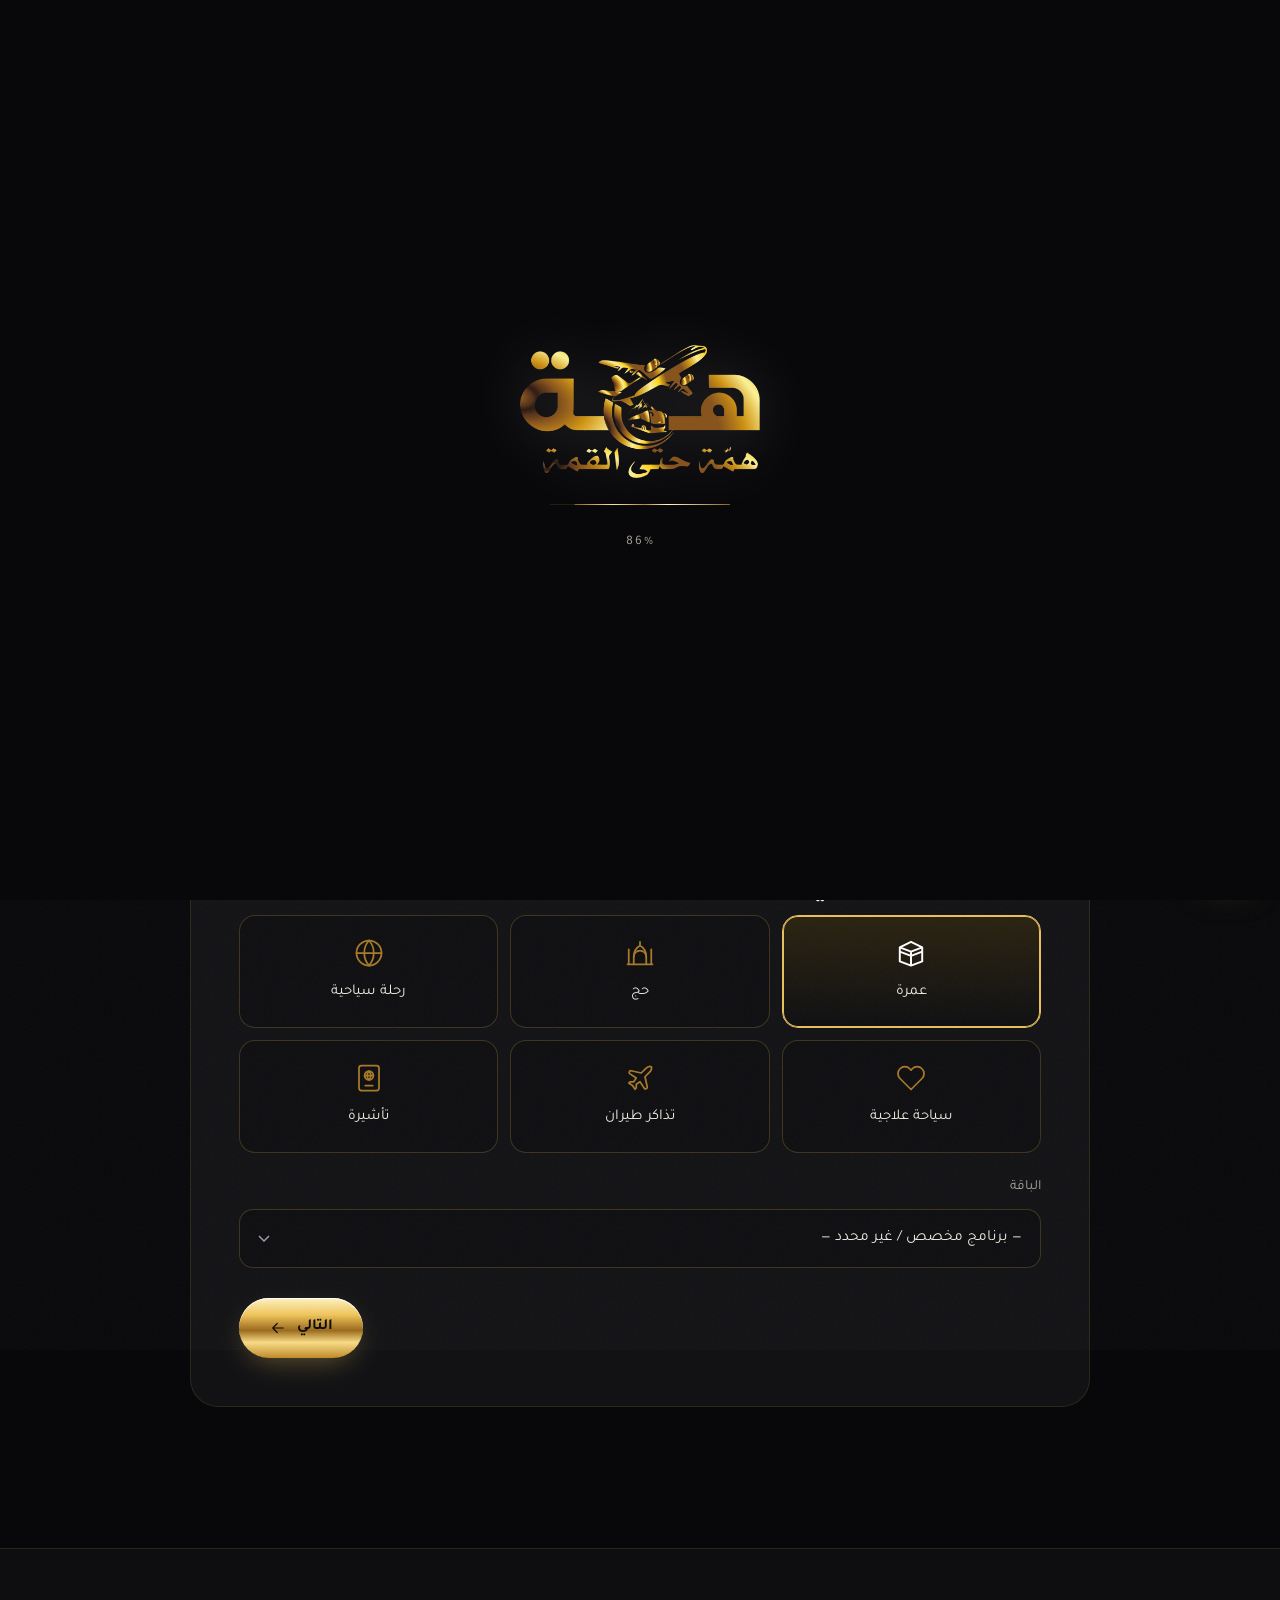
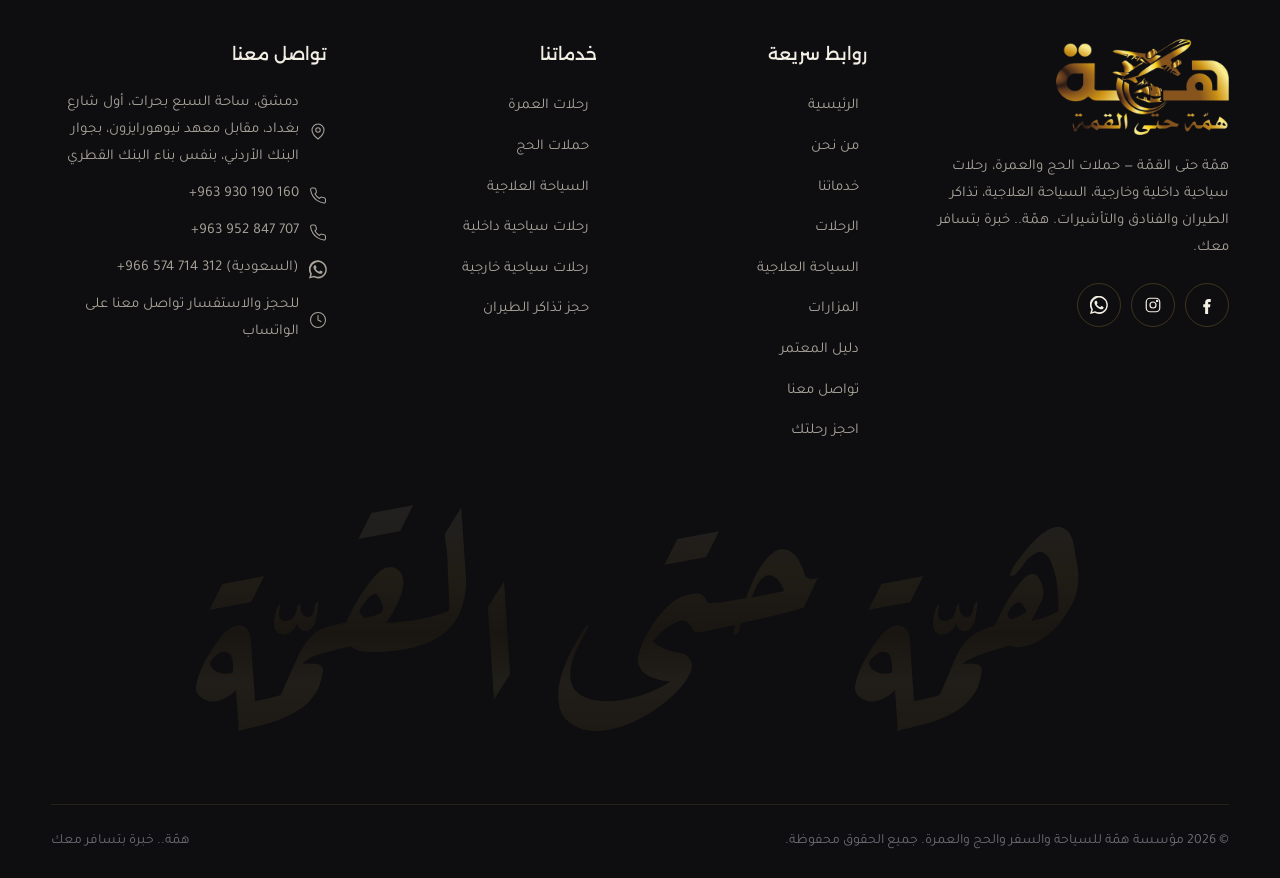
<file: booking.html>
<!DOCTYPE html>
<html lang="ar" dir="rtl">
<head>
  <meta charset="UTF-8">
  <meta name="viewport" content="width=device-width, initial-scale=1.0">
  <title>احجز رحلتك | همّة للسياحة والسفر والحج والعمرة</title>
  <meta name="description" content="مؤسسة همّة للسياحة والسفر والحج والعمرة في دمشق - رحلات عمرة موسمية، رحلات سياحية داخلية وخارجية، سياحة علاجية، تذاكر طيران وفنادق وتأشيرات.">
  <meta name="theme-color" content="#08080a">
  <link rel="icon" href="assets/logo-mark.png">
  <link rel="preconnect" href="https://fonts.googleapis.com"><link rel="preconnect" href="https://fonts.gstatic.com" crossorigin>
  <link href="https://fonts.googleapis.com/css2?family=Alexandria:wght@300;400;500;600;700&family=Aref+Ruqaa:wght@400;700&family=Tajawal:wght@300;400;500;700&display=swap" rel="stylesheet">
  <link rel="stylesheet" href="css/style.css">
</head>
<body class="is-loading" data-page="booking">

  <div class="preloader">
    <div class="preloader__inner">
      <div class="preloader__logo"><img src="assets/logo.png" alt=""></div>
      <div class="preloader__bar"><i></i></div>
      <div class="preloader__txt">0%</div>
    </div>
  </div>

    <main>
    <section class="page-hero">
      <div class="page-hero__bg" data-art="pattern"></div>
      <div class="container">
        <span class="eyebrow both" data-reveal="up">خطوات بسيطة</span>
        <h1 class="page-hero__title"><span class="word-reveal metal-shine">احجز رحلتك</span></h1>
        <p class="lead" style="margin-inline:auto" data-reveal="up">املأ البيانات وسيصلنا طلبك مباشرة على واتساب ليتواصل معك فريقنا خلال وقت قصير.</p>
        <div class="crumbs" data-reveal="up"><a href="index.html">الرئيسية</a><span>/</span>الحجز</div>
      </div>
    </section>

    <section class="section">
      <div class="container" style="max-width:900px">
        <form class="form-card" id="booking-form" novalidate data-reveal="up">
          <div class="booking-steps">
            <div class="steps-bar">
              <div><i></i><small>نوع الرحلة</small></div>
              <div><i></i><small>تفاصيل السفر</small></div>
              <div><i></i><small>بياناتك</small></div>
              <div><i></i><small>التأكيد</small></div>
            </div>

            <!-- step 1 -->
            <div class="form-step">
              <h2 class="h-2" style="margin-bottom:20px">ما نوع الرحلة التي تريدها؟</h2>
              <div class="choice-grid">
                <label class="choice"><input type="radio" name="type" value="umrah" data-label="عمرة" checked><span data-icon="kaaba">عمرة</span></label>
                <label class="choice"><input type="radio" name="type" value="hajj" data-label="حج"><span data-icon="mosque">حج</span></label>
                <label class="choice"><input type="radio" name="type" value="tour" data-label="رحلة سياحية"><span data-icon="globe">رحلة سياحية</span></label>
                <label class="choice"><input type="radio" name="type" value="medical" data-label="سياحة علاجية"><span data-icon="heart">سياحة علاجية</span></label>
                <label class="choice"><input type="radio" name="type" value="flights" data-label="تذاكر طيران"><span data-icon="plane">تذاكر طيران</span></label>
                                <label class="choice"><input type="radio" name="type" value="visa" data-label="تأشيرة"><span data-icon="passport">تأشيرة</span></label>
              </div>
              <div class="field" style="margin-top:22px">
                <label for="b-package">الباقة</label>
                <select id="b-package" name="package"></select>
              </div>
            </div>

            <!-- step 2 -->
            <div class="form-step">
              <h2 class="h-2" style="margin-bottom:20px">تفاصيل السفر</h2>
              <div class="form-grid">
                <div class="field"><label>تاريخ السفر المتوقع</label><input type="date" name="date"></div>
                <div class="field"><label>نوع الغرفة</label>
                  <select name="room"><option>غرفة ثنائية</option><option>غرفة ثلاثية</option><option>غرفة رباعية</option><option>غرفة مفردة</option></select></div>
                <div class="field"><label>عدد البالغين *</label><input type="number" name="adults" min="1" value="1" required><div class="msg">مطلوب</div></div>
                <div class="field"><label>عدد الأطفال</label><input type="number" name="children" min="0" value="0"></div>
              </div>
            </div>

            <!-- step 3 -->
            <div class="form-step">
              <h2 class="h-2" style="margin-bottom:20px">بيانات التواصل</h2>
              <div class="form-grid">
                <div class="field"><label>الاسم الكامل *</label><input type="text" name="name" required placeholder="مثال: محمد أحمد"><div class="msg">الرجاء إدخال الاسم</div></div>
                <div class="field"><label>رقم الهاتف / واتساب *</label><input type="tel" name="phone" required placeholder="09xx xxx xxx" dir="ltr" style="text-align:right"><div class="msg">الرجاء إدخال رقم صحيح</div></div>
                <div class="field full"><label>المدينة</label><input type="text" name="city" placeholder="مدينة الإقامة"></div>
                <div class="field full"><label>ملاحظات إضافية</label><textarea name="notes" placeholder="أي طلبات خاصة: كرسي متحرك، وجبات خاصة، مرافق لكبار السن..."></textarea></div>
              </div>
            </div>

            <!-- step 4 -->
            <div class="form-step">
              <h2 class="h-2" style="margin-bottom:20px">راجع طلبك</h2>
              <div class="summary" id="b-summary"></div>
              <p style="color:var(--muted);font-size:14px;margin-top:16px">عند الضغط على "إرسال الطلب" سيتم فتح واتساب برسالة جاهزة تحتوي تفاصيل حجزك.</p>
            </div>

            <div class="form-nav">
              <button type="button" class="btn btn--ghost" id="b-prev">السابق</button>
              <button type="button" class="btn btn--primary" id="b-next">التالي <span data-icon="arrow" style="display:contents"></span></button>
              <button type="submit" class="btn btn--primary" id="b-send"><span data-icon="whatsapp" style="display:contents"></span> إرسال الطلب</button>
            </div>
          </div>

          <div class="success">
            <svg viewBox="0 0 52 52" fill="none" stroke="#e6e8eb" stroke-width="2"><circle cx="26" cy="26" r="24" stroke-opacity=".3"/><path d="M15 27l7 7 15-15" pathLength="100" stroke-linecap="round" stroke-linejoin="round"/></svg>
            <h2 class="h-1 metal">تم تجهيز طلبك</h2>
            <p class="lead" style="margin:10px auto 26px">أكمل الإرسال من واتساب، وسيتواصل معك فريق همّة في أقرب وقت. تقبّل الله منا ومنكم.</p>
            <div class="hero__actions"><a id="wa-link" class="btn btn--primary" target="_blank" rel="noopener">افتح واتساب لإرسال الطلب</a><a href="index.html" class="btn btn--ghost">العودة للرئيسية</a></div>
          </div>
        </form>
      </div>
    </section>
  </main>

  <script src="js/data.js"></script>
  <script src="js/main.js"></script>
</body>
</html>
</file>
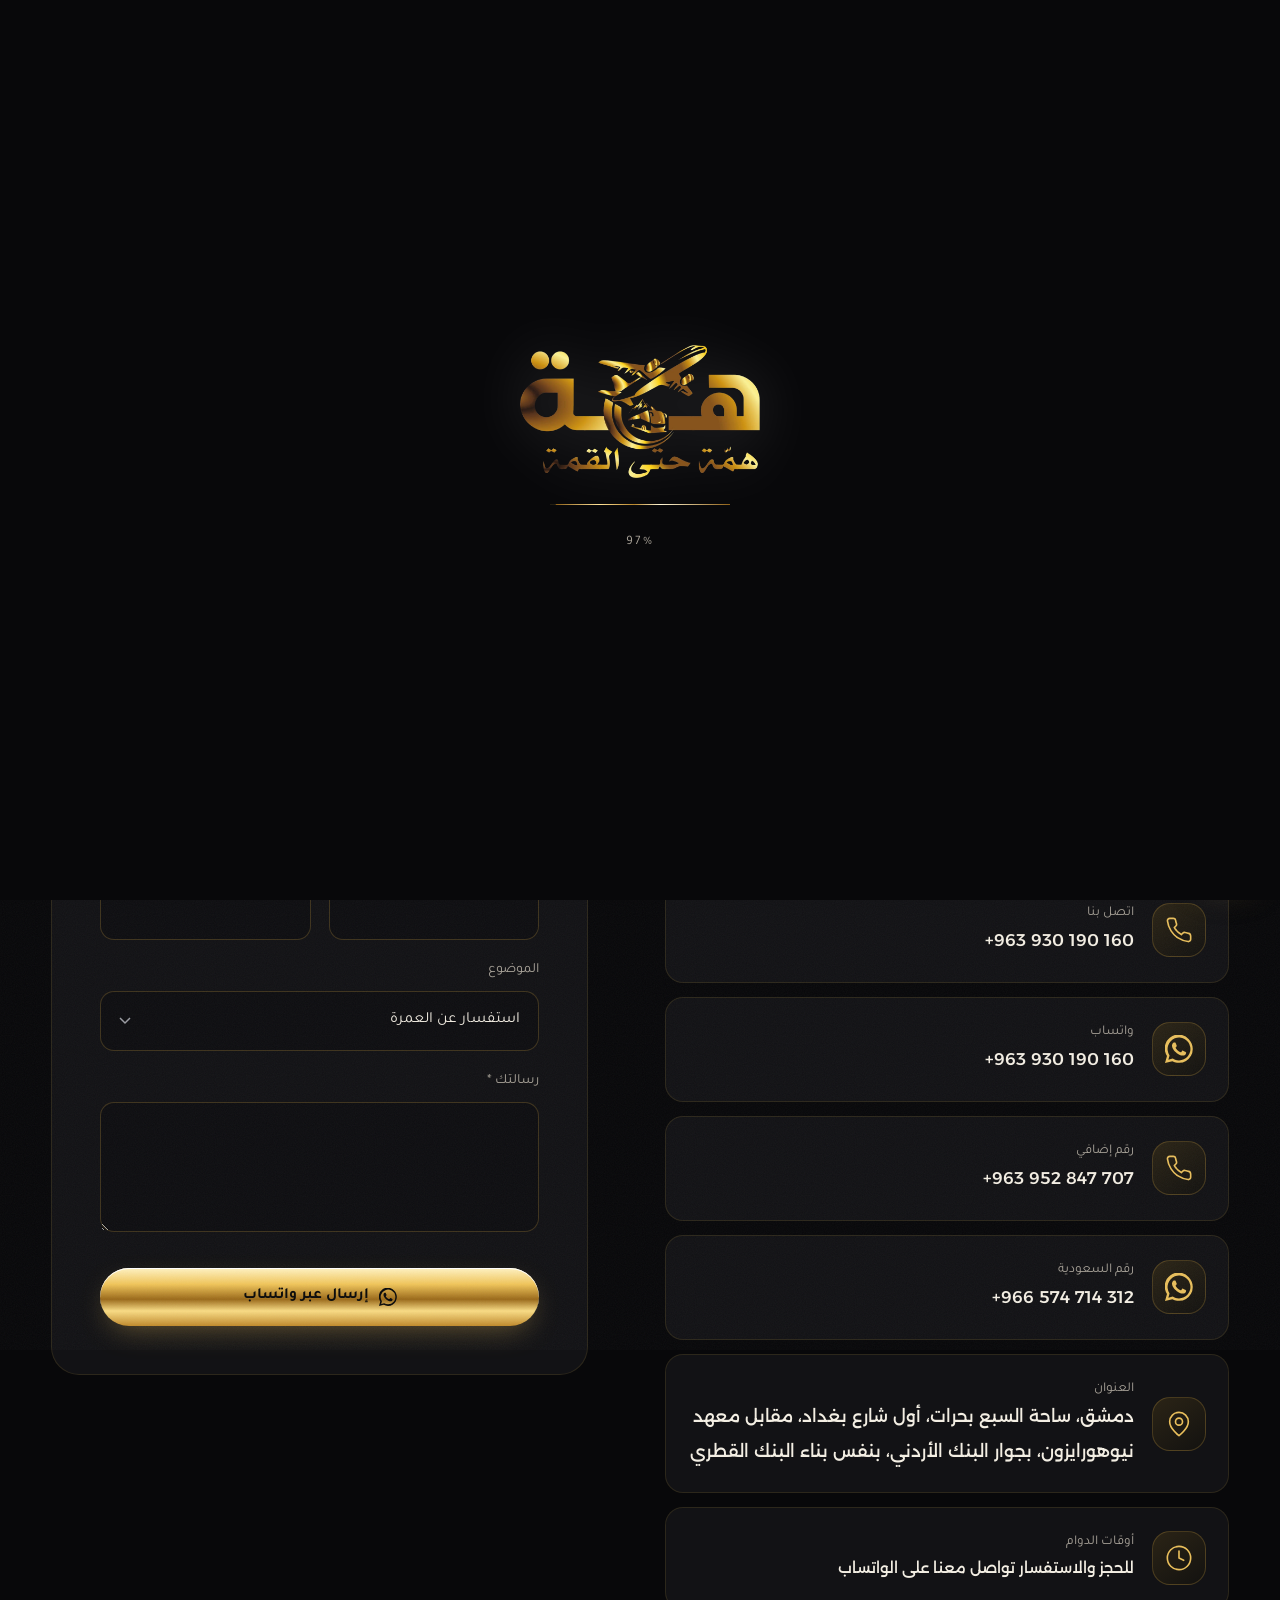
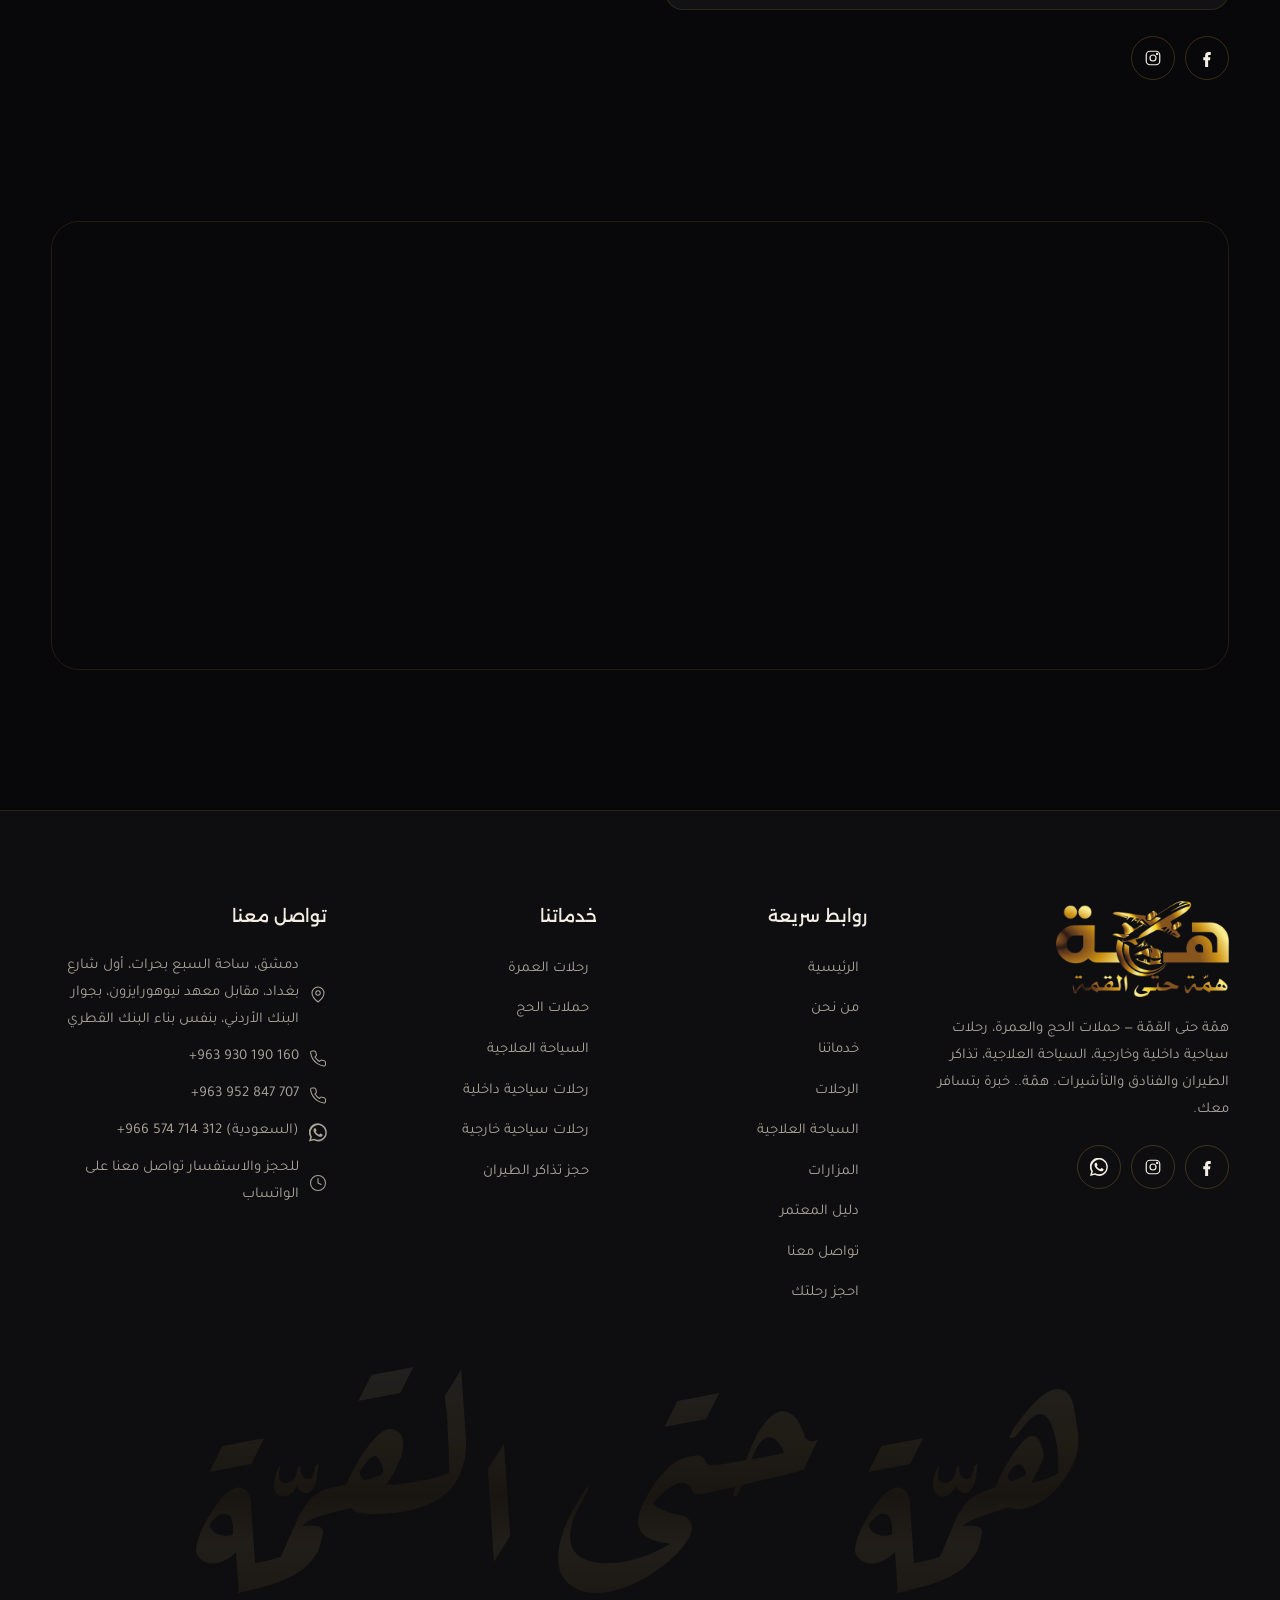
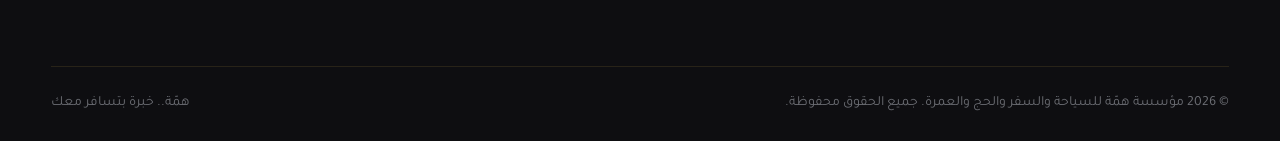
<file: contact.html>
<!DOCTYPE html>
<html lang="ar" dir="rtl">
<head>
  <meta charset="UTF-8">
  <meta name="viewport" content="width=device-width, initial-scale=1.0">
  <title>تواصل معنا | همّة للسياحة والسفر والحج والعمرة</title>
  <meta name="description" content="مؤسسة همّة للسياحة والسفر والحج والعمرة في دمشق - رحلات عمرة موسمية، رحلات سياحية داخلية وخارجية، سياحة علاجية، تذاكر طيران وفنادق وتأشيرات.">
  <meta name="theme-color" content="#08080a">
  <link rel="icon" href="assets/logo-mark.png">
  <link rel="preconnect" href="https://fonts.googleapis.com"><link rel="preconnect" href="https://fonts.gstatic.com" crossorigin>
  <link href="https://fonts.googleapis.com/css2?family=Alexandria:wght@300;400;500;600;700&family=Aref+Ruqaa:wght@400;700&family=Tajawal:wght@300;400;500;700&display=swap" rel="stylesheet">
  <link rel="stylesheet" href="css/style.css">
</head>
<body class="is-loading" data-page="contact">

  <div class="preloader">
    <div class="preloader__inner">
      <div class="preloader__logo"><img src="assets/logo.png" alt=""></div>
      <div class="preloader__bar"><i></i></div>
      <div class="preloader__txt">0%</div>
    </div>
  </div>

    <main>
    <section class="page-hero">
      <div class="page-hero__bg" data-art="pattern"></div>
      <div class="container">
        <span class="eyebrow both" data-reveal="up">نحن هنا لخدمتك</span>
        <h1 class="page-hero__title"><span class="word-reveal metal-shine">تواصل معنا</span></h1>
        <p class="lead" style="margin-inline:auto" data-reveal="up">زورونا في المكتب أو راسلونا — يسعدنا الإجابة عن جميع استفساراتكم.</p>
        <div class="crumbs" data-reveal="up"><a href="index.html">الرئيسية</a><span>/</span>تواصل معنا</div>
      </div>
    </section>

    <section class="section">
      <div class="container split" style="align-items:start">
        <div>
          <span class="eyebrow" data-reveal="up">معلومات التواصل</span>
          <h2 class="h-1 split-words" style="margin:14px 0 30px">نسعد <span class="metal">بتواصلكم</span></h2>
          <div class="contact-cards">
            <a class="c-card" data-tel data-reveal="up"><div class="card__icon" data-icon="phone"></div><div><small>اتصل بنا</small><b data-site="phone"></b></div></a>
            <a class="c-card" data-wa="السلام عليكم" data-reveal="up" style="--rd:.06s"><div class="card__icon" data-icon="whatsapp"></div><div><small>واتساب</small><b data-site="phone"></b></div></a>
            <a class="c-card" data-reveal="up" style="--rd:.12s" id="ph2"><div class="card__icon" data-icon="phone"></div><div><small>رقم إضافي</small><b data-site="phone2"></b></div></a>
            <a class="c-card" data-reveal="up" style="--rd:.15s" id="ksa" target="_blank" rel="noopener"><div class="card__icon" data-icon="whatsapp"></div><div><small>رقم السعودية</small><b data-site="phoneKsa"></b></div></a>
            <div class="c-card" data-reveal="up" style="--rd:.18s"><div class="card__icon" data-icon="pin"></div><div><small>العنوان</small><b data-site="address"></b></div></div>
            <div class="c-card" data-reveal="up" style="--rd:.24s"><div class="card__icon" data-icon="clock"></div><div><small>أوقات الدوام</small><b data-site="hours" style="font-size:15px"></b></div></div>
          </div>
          <div class="socials" style="margin-top:26px" data-reveal="up">
            <a class="fb" target="_blank" rel="noopener" aria-label="فيسبوك" data-icon="facebook"></a>
            <a class="ig" target="_blank" rel="noopener" aria-label="انستغرام" data-icon="instagram"></a>
          </div>
        </div>

        <form class="form-card" id="contact-form" novalidate data-reveal="up" style="--rd:.15s">
          <h2 class="h-2" style="margin-bottom:24px">أرسل لنا رسالة</h2>
          <div class="form-grid">
            <div class="field"><label>الاسم *</label><input name="name" required><div class="msg">مطلوب</div></div>
            <div class="field"><label>رقم الهاتف *</label><input name="phone" type="tel" required dir="ltr" style="text-align:right"><div class="msg">مطلوب</div></div>
            <div class="field full"><label>الموضوع</label>
              <select name="subject"><option>استفسار عن العمرة</option><option>استفسار عن الحج</option><option>رحلة سياحية</option><option>سياحة علاجية</option><option>تذاكر طيران</option><option>حجز فندق</option><option>تأشيرة</option><option>أخرى</option></select></div>
            <div class="field full"><label>رسالتك *</label><textarea name="message" required></textarea><div class="msg">مطلوب</div></div>
          </div>
          <button type="submit" class="btn btn--primary btn--block" style="margin-top:22px" data-magnetic><span data-icon="whatsapp" style="display:contents"></span> إرسال عبر واتساب</button>
        </form>
      </div>
    </section>

    <section class="section" style="padding-top:0">
      <div class="container">
        <div class="map" data-reveal="clip" id="map"></div>
      </div>
    </section>
  </main>
  <script>
    document.addEventListener("DOMContentLoaded", () => {
      document.getElementById("ph2").href = "tel:" + SITE.phone2.replace(/\s/g, ""); document.getElementById("ksa").href = "https://wa.me/" + SITE.phoneKsa.replace(/\D/g, "");
      document.querySelector(".socials .fb").href = SITE.facebook;
      document.querySelector(".socials .ig").href = SITE.instagram;
      document.getElementById("map").innerHTML = '<iframe loading="lazy" title="الموقع على الخريطة" src="https://maps.google.com/maps?q=' + encodeURIComponent(SITE.mapQuery) + '&z=14&output=embed"></iframe>';
    });
  </script>

  <script src="js/data.js"></script>
  <script src="js/main.js"></script>
</body>
</html>
</file>
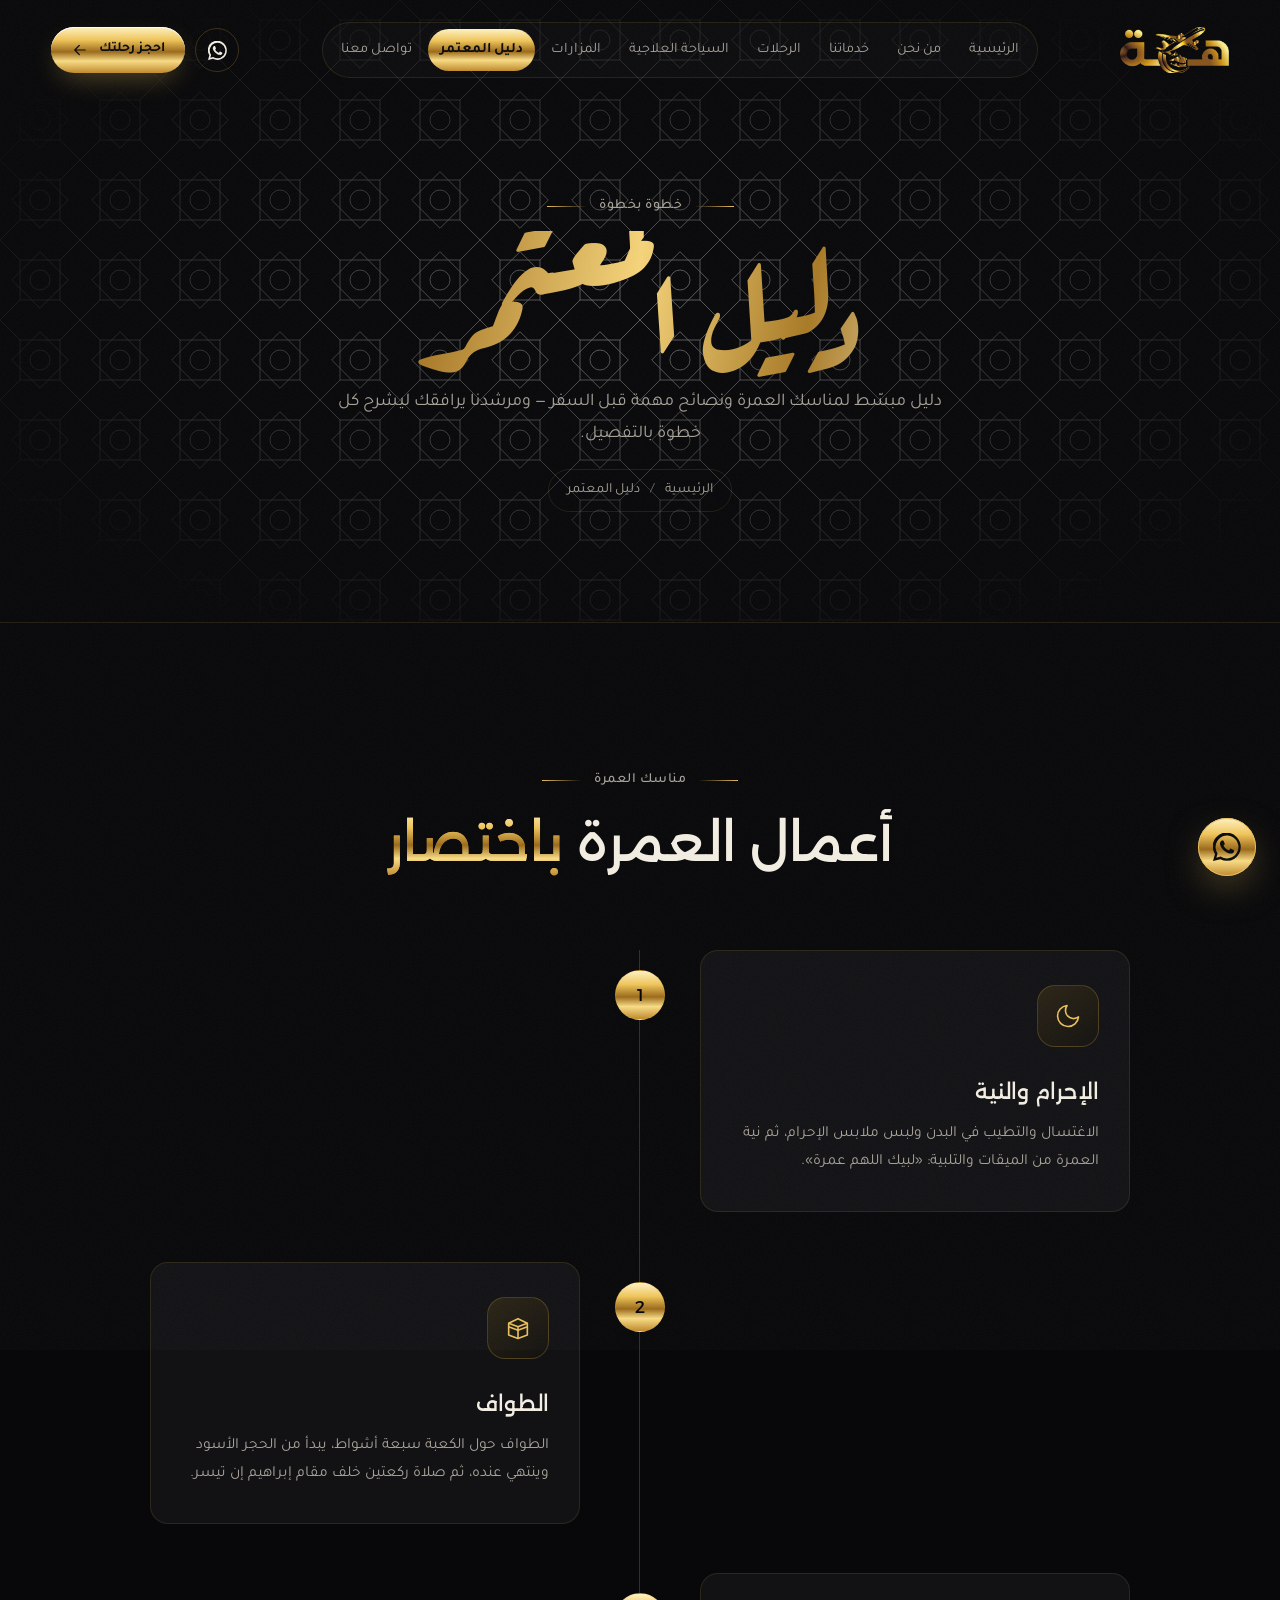
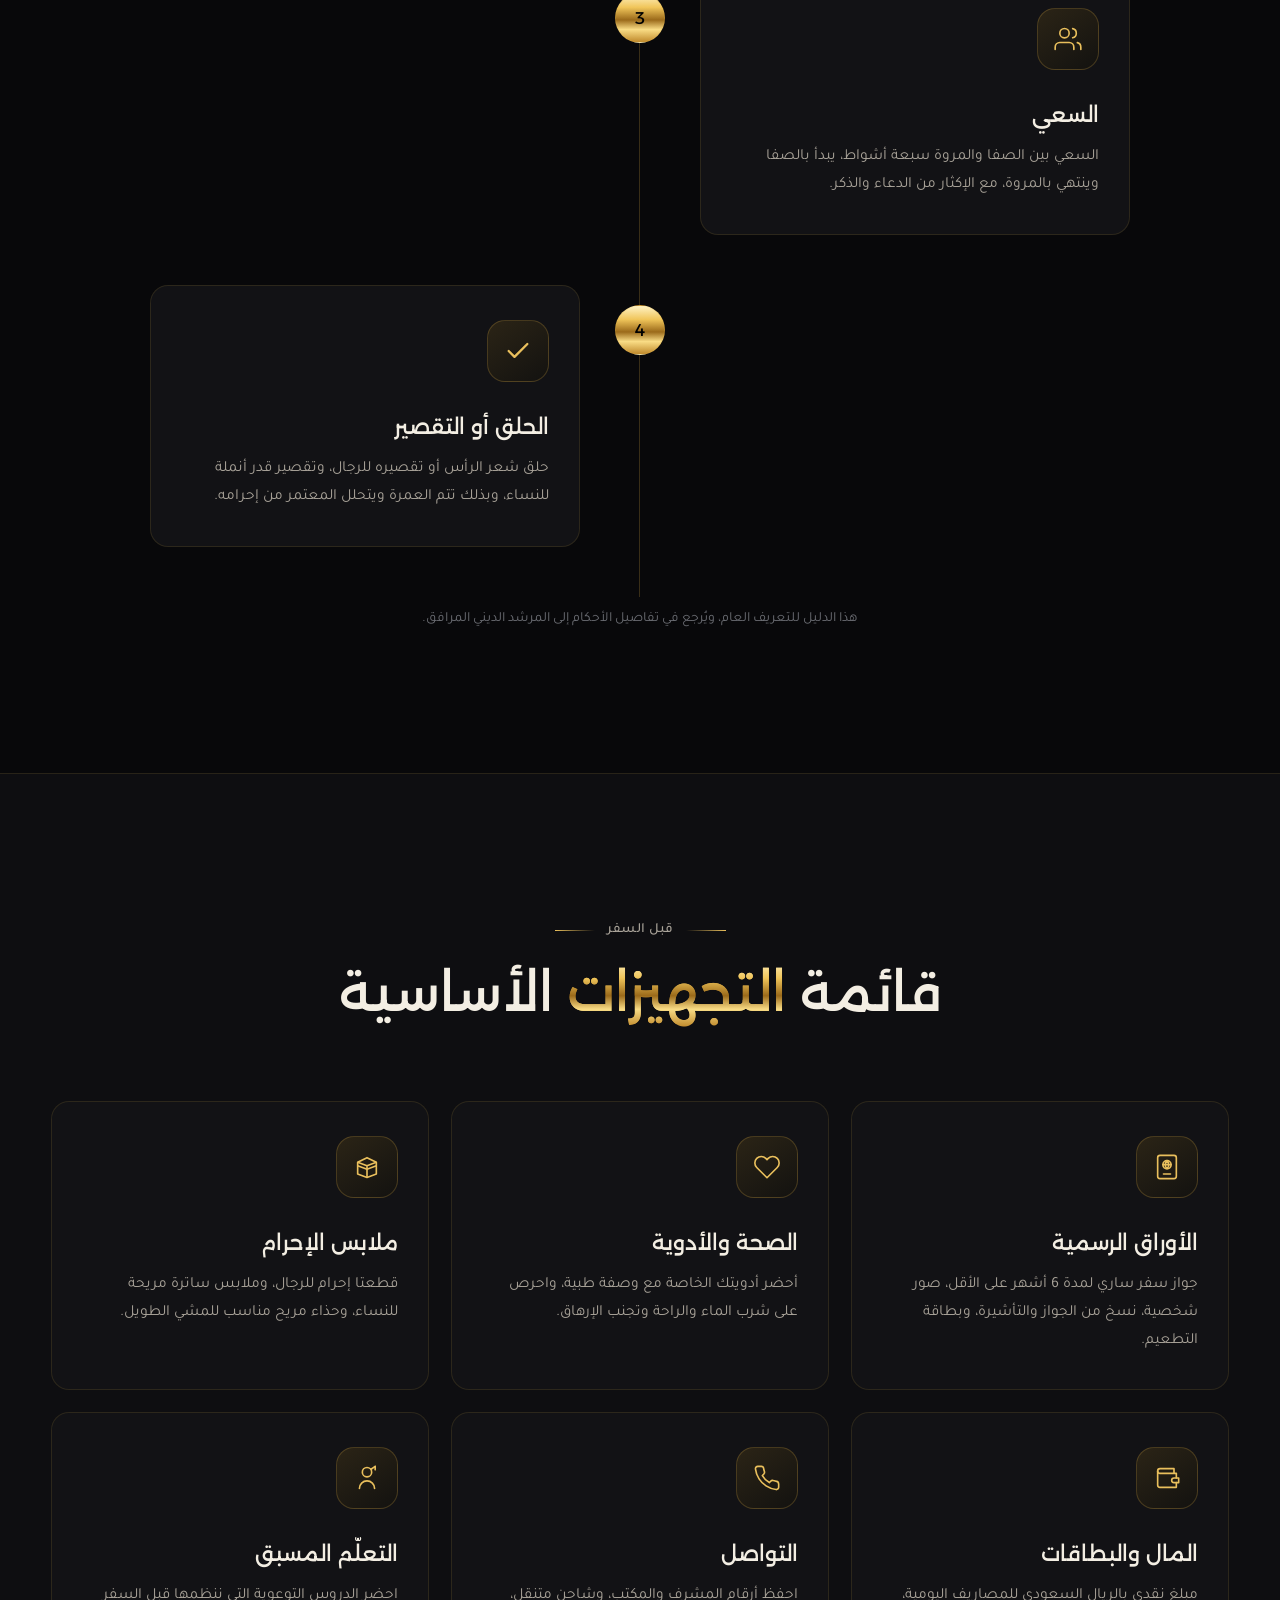
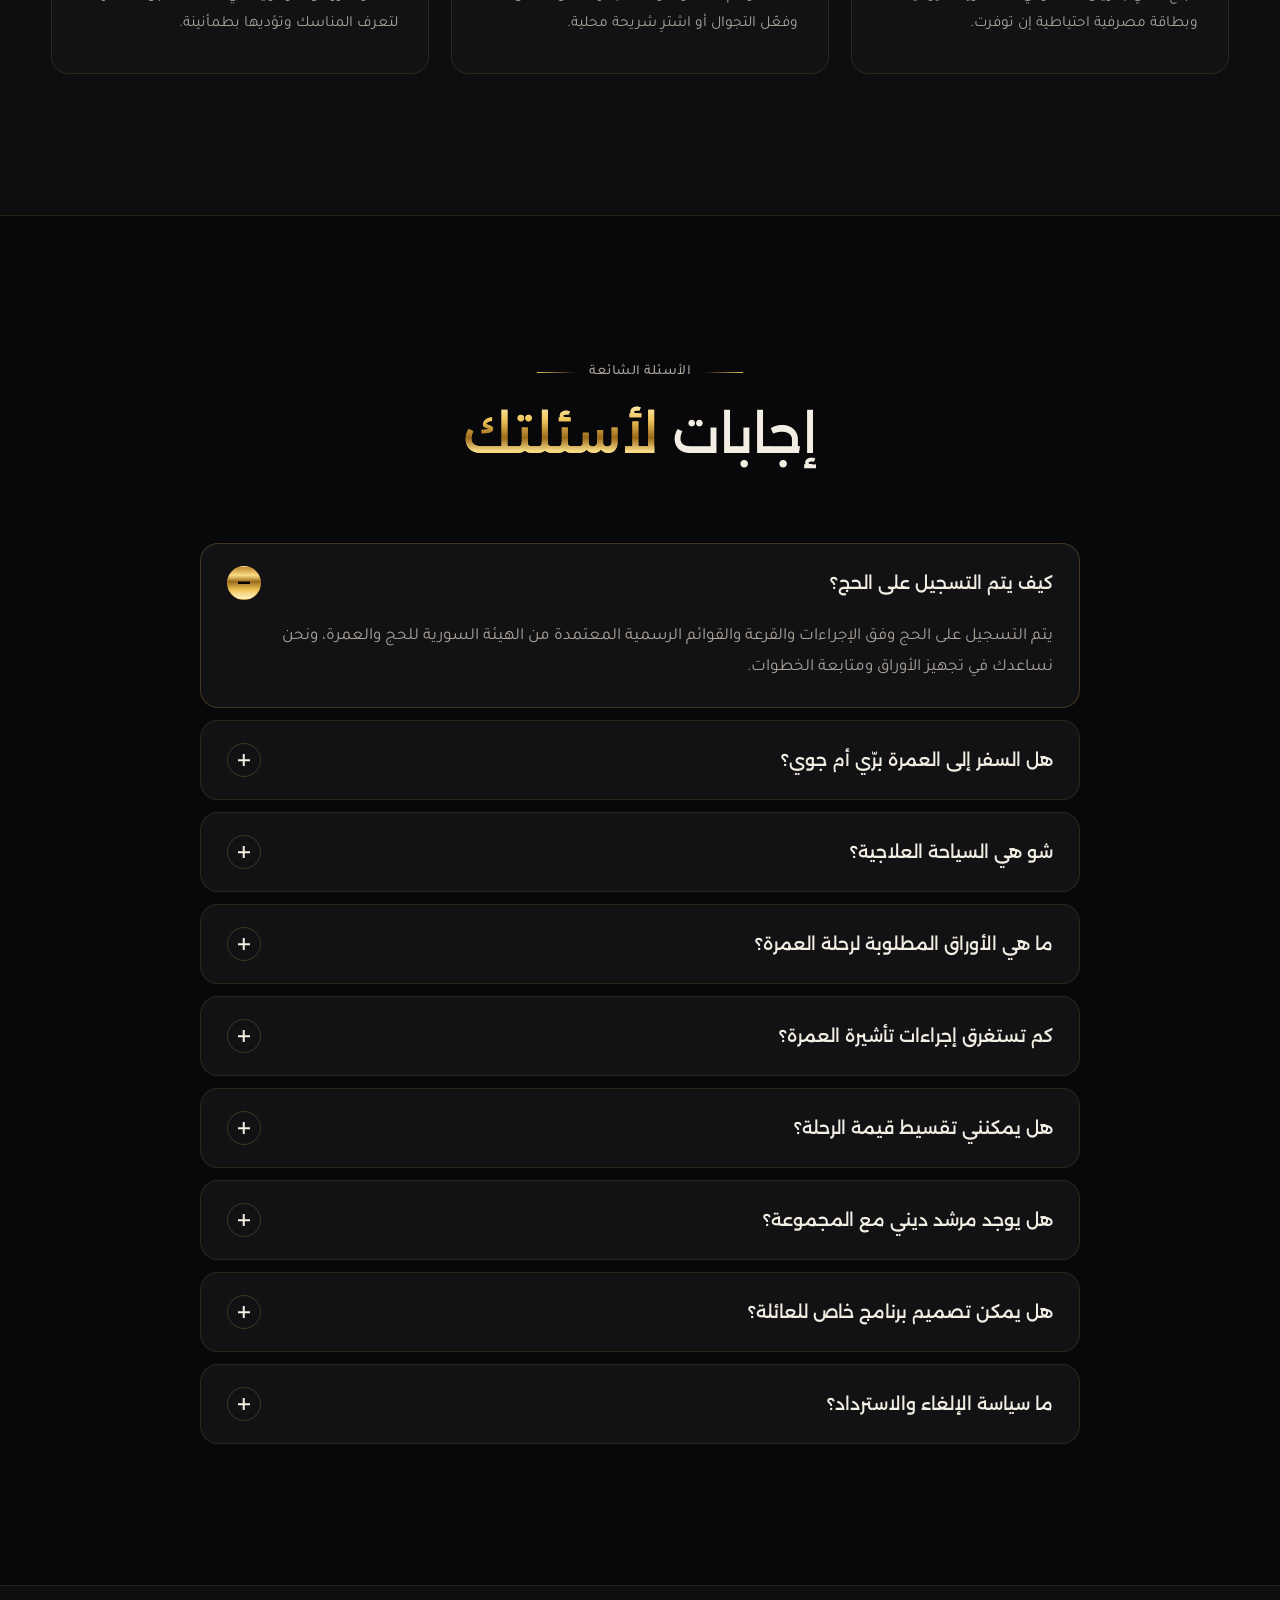
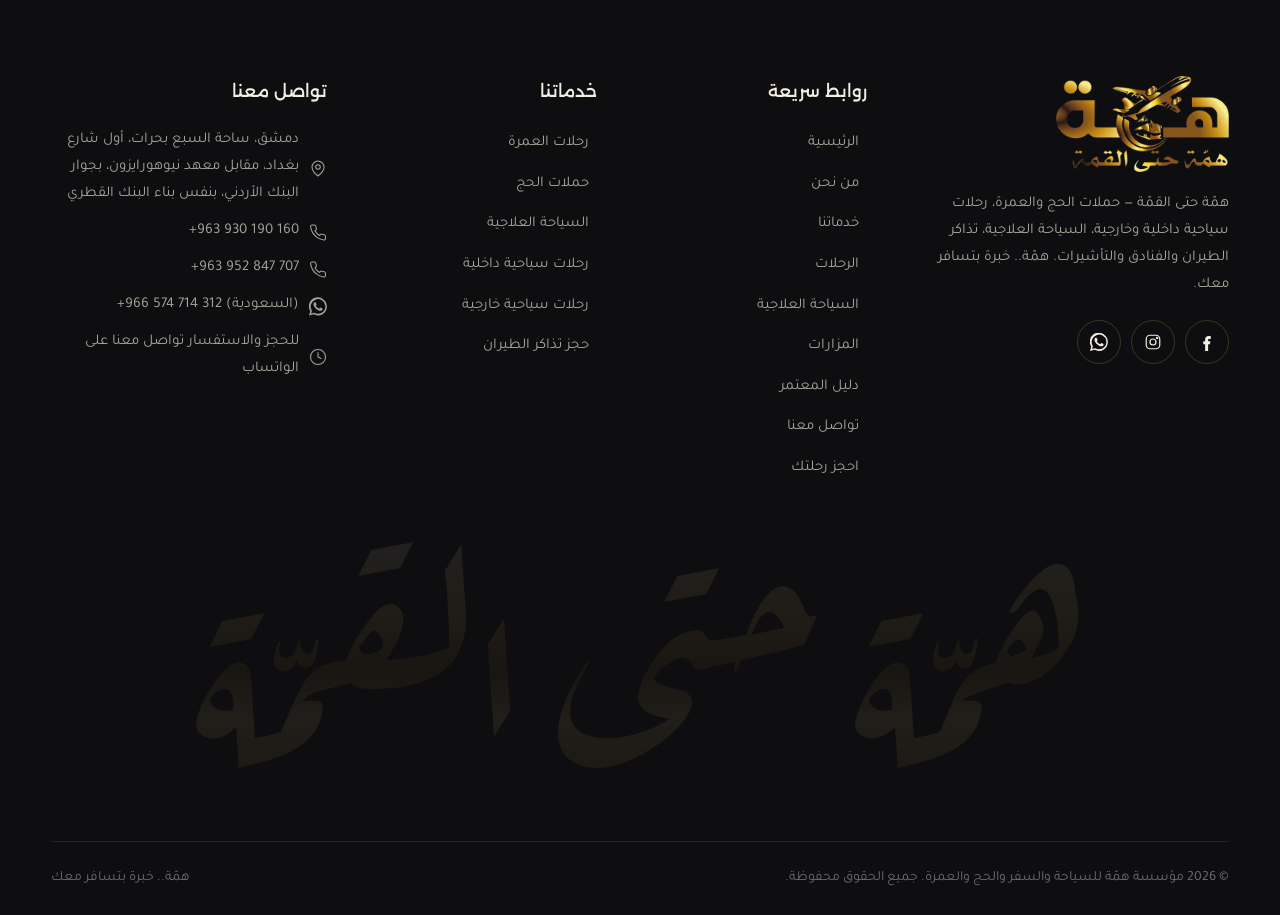
<file: guide.html>
<!DOCTYPE html>
<html lang="ar" dir="rtl">
<head>
  <meta charset="UTF-8">
  <meta name="viewport" content="width=device-width, initial-scale=1.0">
  <title>دليل المعتمر | همّة للسياحة والسفر والحج والعمرة</title>
  <meta name="description" content="مؤسسة همّة للسياحة والسفر والحج والعمرة في دمشق - رحلات عمرة موسمية، رحلات سياحية داخلية وخارجية، سياحة علاجية، تذاكر طيران وفنادق وتأشيرات.">
  <meta name="theme-color" content="#08080a">
  <link rel="icon" href="assets/logo-mark.png">
  <link rel="preconnect" href="https://fonts.googleapis.com"><link rel="preconnect" href="https://fonts.gstatic.com" crossorigin>
  <link href="https://fonts.googleapis.com/css2?family=Alexandria:wght@300;400;500;600;700&family=Aref+Ruqaa:wght@400;700&family=Tajawal:wght@300;400;500;700&display=swap" rel="stylesheet">
  <link rel="stylesheet" href="css/style.css">
</head>
<body class="is-loading" data-page="guide">

  <div class="preloader">
    <div class="preloader__inner">
      <div class="preloader__logo"><img src="assets/logo.png" alt=""></div>
      <div class="preloader__bar"><i></i></div>
      <div class="preloader__txt">0%</div>
    </div>
  </div>

    <main>
    <section class="page-hero">
      <div class="page-hero__bg" data-art="pattern"></div>
      <div class="container">
        <span class="eyebrow both" data-reveal="up">خطوة بخطوة</span>
        <h1 class="page-hero__title"><span class="word-reveal metal-shine">دليل المعتمر</span></h1>
        <p class="lead" style="margin-inline:auto" data-reveal="up">دليل مبسّط لمناسك العمرة ونصائح مهمة قبل السفر — ومرشدنا يرافقك ليشرح كل خطوة بالتفصيل.</p>
        <div class="crumbs" data-reveal="up"><a href="index.html">الرئيسية</a><span>/</span>دليل المعتمر</div>
      </div>
    </section>

    <section class="section">
      <div class="container">
        <div class="sec-head center">
          <span class="eyebrow both" data-reveal="up">مناسك العمرة</span>
          <h2 class="h-1 split-words">أعمال العمرة <span class="metal">باختصار</span></h2>
        </div>
        <div class="guide-steps">
          <i class="g-fill"></i>
          <div class="g-step" data-n="1"><div class="card" data-reveal="up"><div class="card__icon" data-icon="moon"></div><h3>الإحرام والنية</h3><p>الاغتسال والتطيب في البدن ولبس ملابس الإحرام، ثم نية العمرة من الميقات والتلبية: «لبيك اللهم عمرة».</p></div></div>
          <div class="g-step" data-n="2"><div class="card" data-reveal="up"><div class="card__icon" data-icon="kaaba"></div><h3>الطواف</h3><p>الطواف حول الكعبة سبعة أشواط، يبدأ من الحجر الأسود وينتهي عنده، ثم صلاة ركعتين خلف مقام إبراهيم إن تيسر.</p></div></div>
          <div class="g-step" data-n="3"><div class="card" data-reveal="up"><div class="card__icon" data-icon="users"></div><h3>السعي</h3><p>السعي بين الصفا والمروة سبعة أشواط، يبدأ بالصفا وينتهي بالمروة، مع الإكثار من الدعاء والذكر.</p></div></div>
          <div class="g-step" data-n="4"><div class="card" data-reveal="up"><div class="card__icon" data-icon="check"></div><h3>الحلق أو التقصير</h3><p>حلق شعر الرأس أو تقصيره للرجال، وتقصير قدر أنملة للنساء، وبذلك تتم العمرة ويتحلل المعتمر من إحرامه.</p></div></div>
        </div>
        <p class="center" style="color:var(--dim);font-size:14px;margin-top:10px">هذا الدليل للتعريف العام، ويُرجع في تفاصيل الأحكام إلى المرشد الديني المرافق.</p>
      </div>
    </section>

    <section class="section" style="background:var(--bg-2);border-block:1px solid var(--line)">
      <div class="container">
        <div class="sec-head center">
          <span class="eyebrow both" data-reveal="up">قبل السفر</span>
          <h2 class="h-1 split-words">قائمة <span class="metal">التجهيزات</span> الأساسية</h2>
        </div>
        <div class="grid grid-3">
          <div class="card" data-tilt data-reveal="up"><div class="card__icon" data-icon="passport"></div><h3>الأوراق الرسمية</h3><p>جواز سفر ساري لمدة 6 أشهر على الأقل، صور شخصية، نسخ من الجواز والتأشيرة، وبطاقة التطعيم.</p></div>
          <div class="card" data-tilt data-reveal="up" style="--rd:.08s"><div class="card__icon" data-icon="heart"></div><h3>الصحة والأدوية</h3><p>أحضر أدويتك الخاصة مع وصفة طبية، واحرص على شرب الماء والراحة وتجنب الإرهاق.</p></div>
          <div class="card" data-tilt data-reveal="up" style="--rd:.16s"><div class="card__icon" data-icon="kaaba"></div><h3>ملابس الإحرام</h3><p>قطعتا إحرام للرجال، وملابس ساترة مريحة للنساء، وحذاء مريح مناسب للمشي الطويل.</p></div>
          <div class="card" data-tilt data-reveal="up"><div class="card__icon" data-icon="wallet"></div><h3>المال والبطاقات</h3><p>مبلغ نقدي بالريال السعودي للمصاريف اليومية، وبطاقة مصرفية احتياطية إن توفرت.</p></div>
          <div class="card" data-tilt data-reveal="up" style="--rd:.08s"><div class="card__icon" data-icon="phone"></div><h3>التواصل</h3><p>احفظ أرقام المشرف والمكتب، وشاحن متنقل، وفعّل التجوال أو اشترِ شريحة محلية.</p></div>
          <div class="card" data-tilt data-reveal="up" style="--rd:.16s"><div class="card__icon" data-icon="guide"></div><h3>التعلّم المسبق</h3><p>احضر الدروس التوعوية التي ننظمها قبل السفر لتعرف المناسك وتؤديها بطمأنينة.</p></div>
        </div>
      </div>
    </section>

    <section class="section">
      <div class="container">
        <div class="sec-head center">
          <span class="eyebrow both" data-reveal="up">الأسئلة الشائعة</span>
          <h2 class="h-1 split-words">إجابات <span class="metal">لأسئلتك</span></h2>
        </div>
        <div class="faq" id="faq"></div>
      </div>
    </section>
  </main>

  <script src="js/data.js"></script>
  <script src="js/main.js"></script>
</body>
</html>
</file>
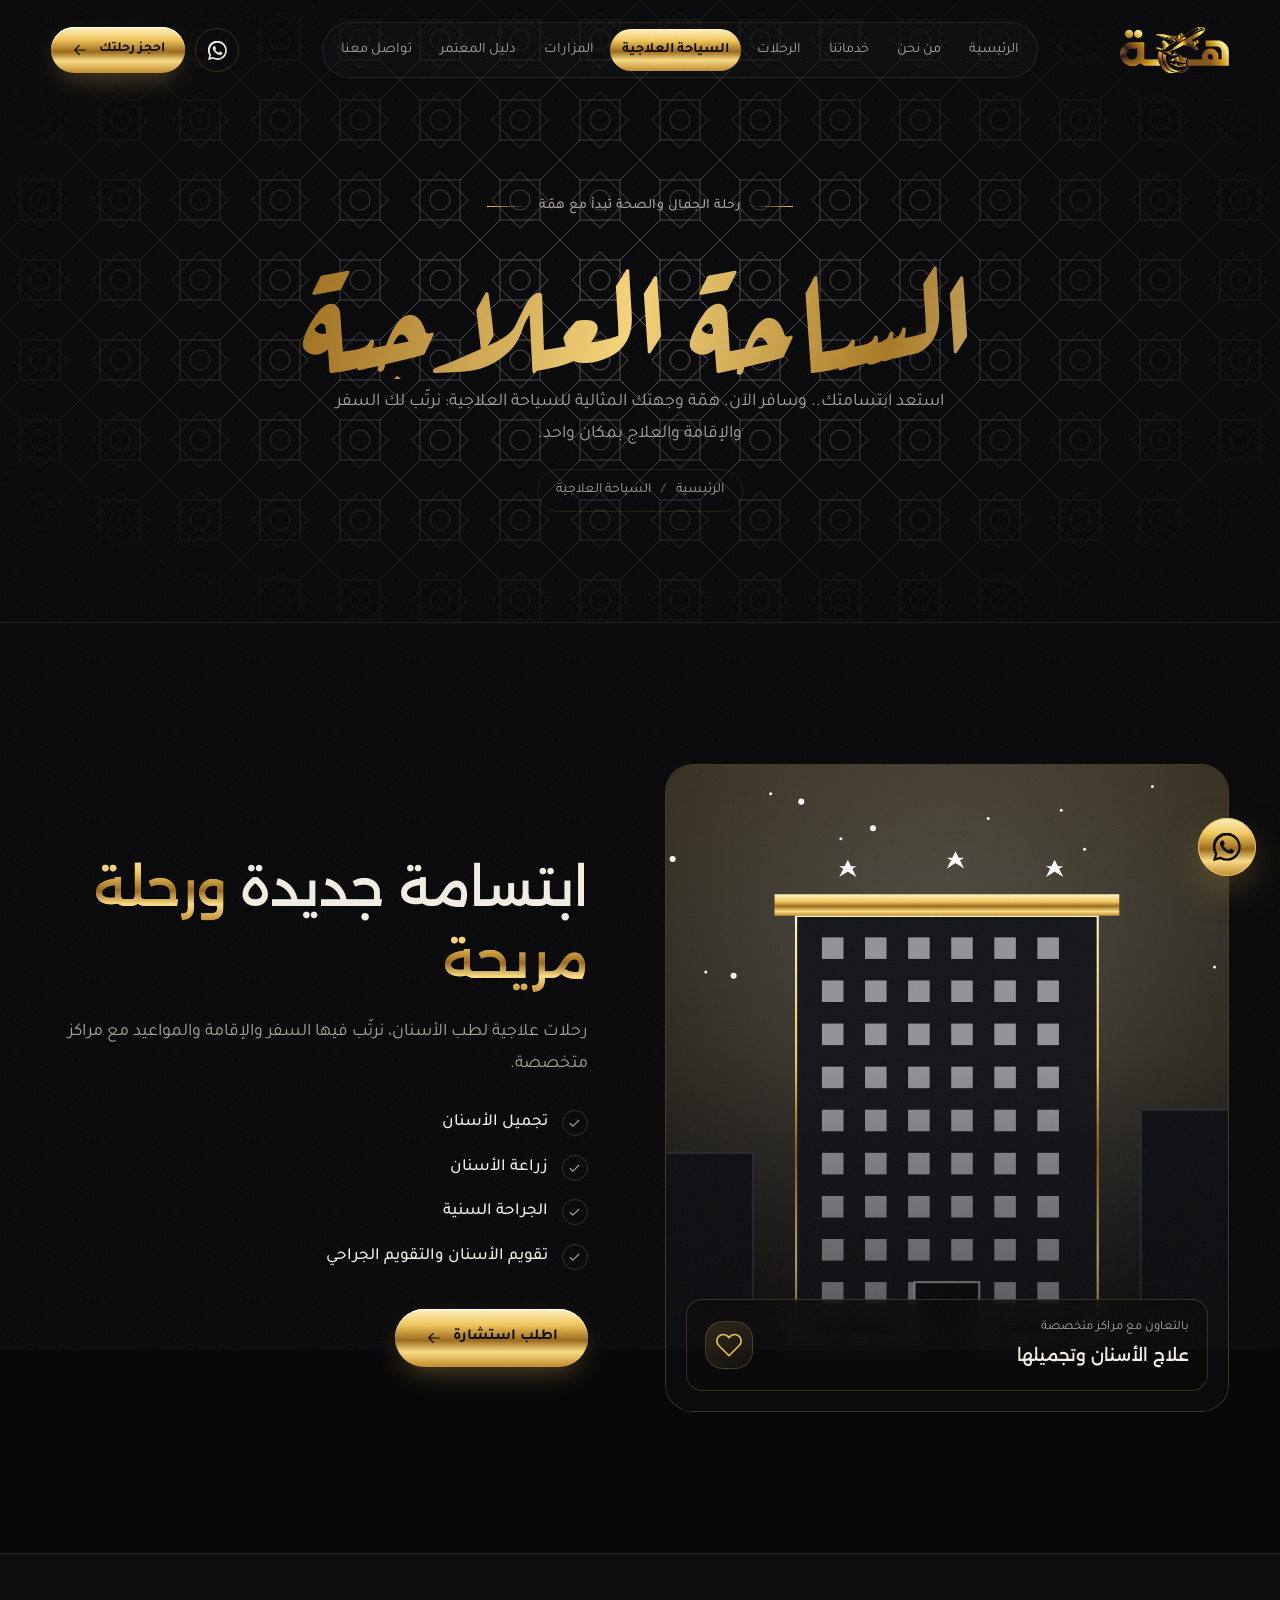
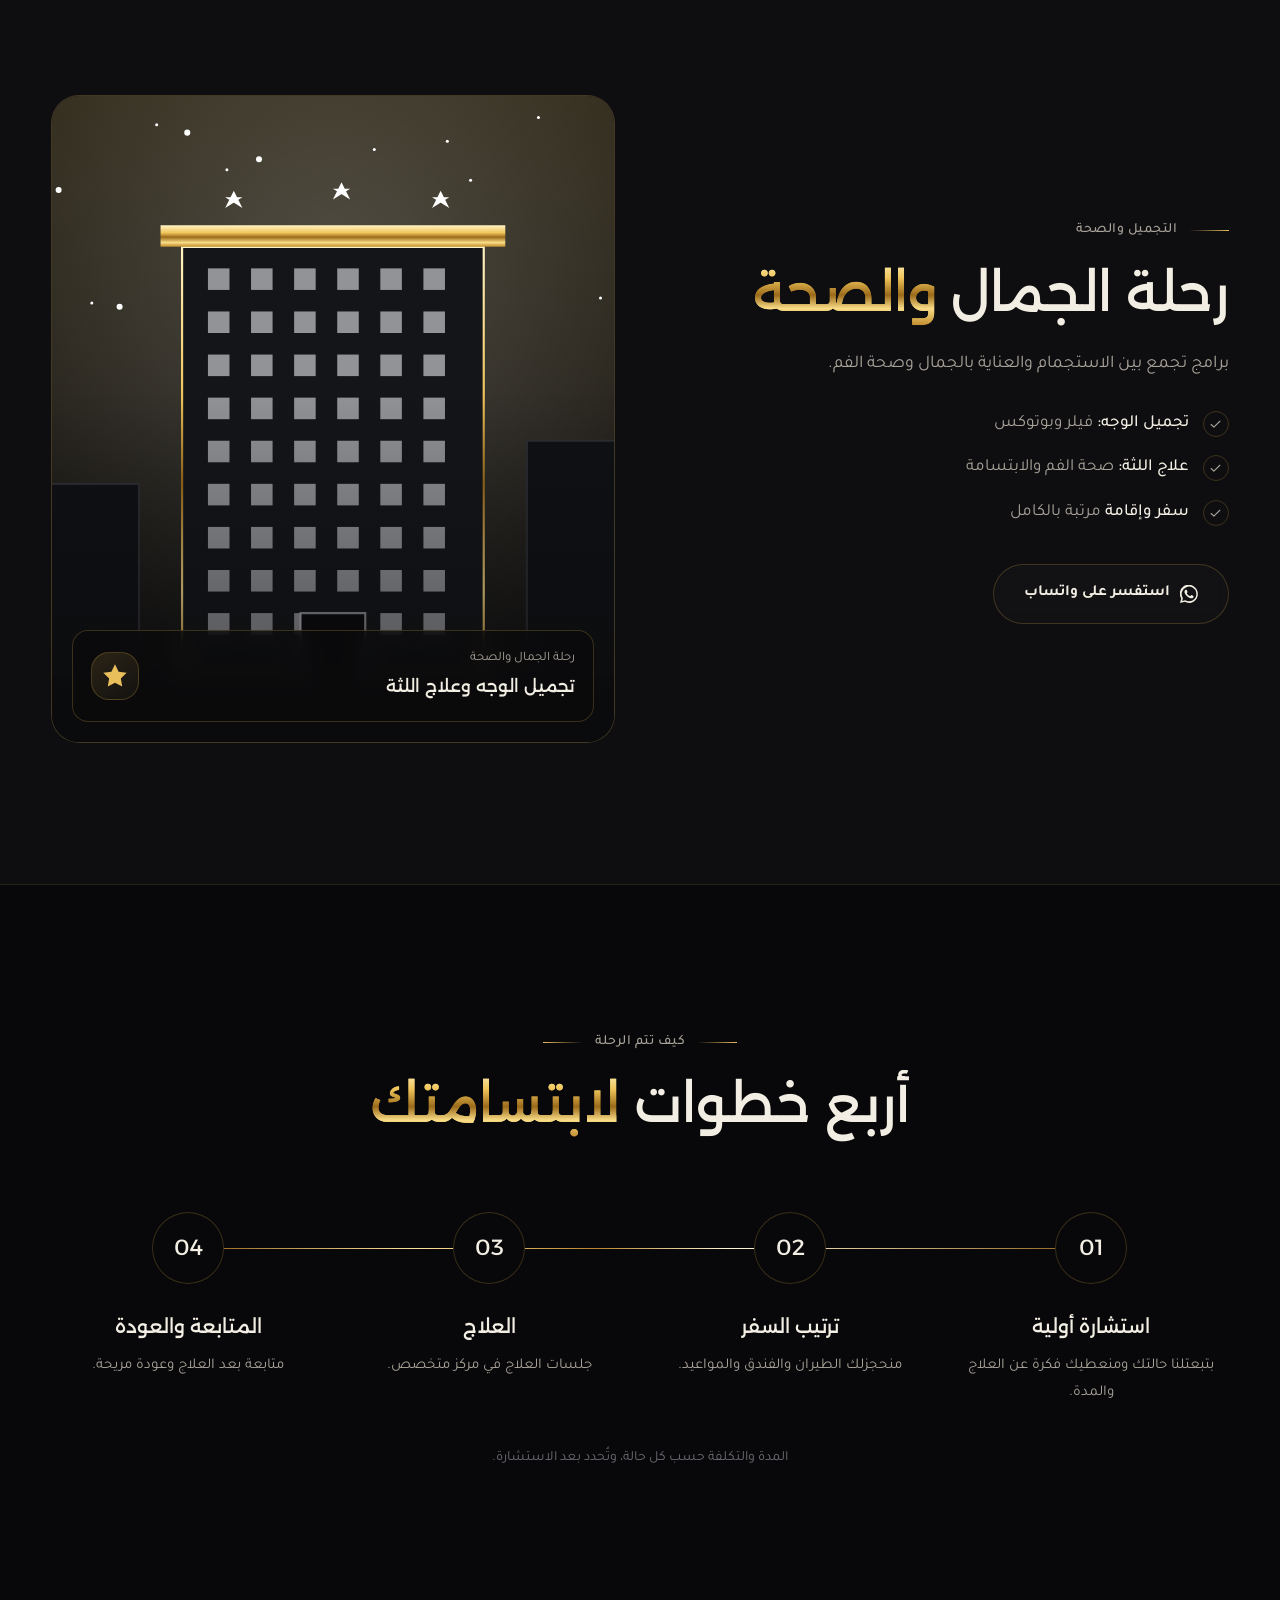
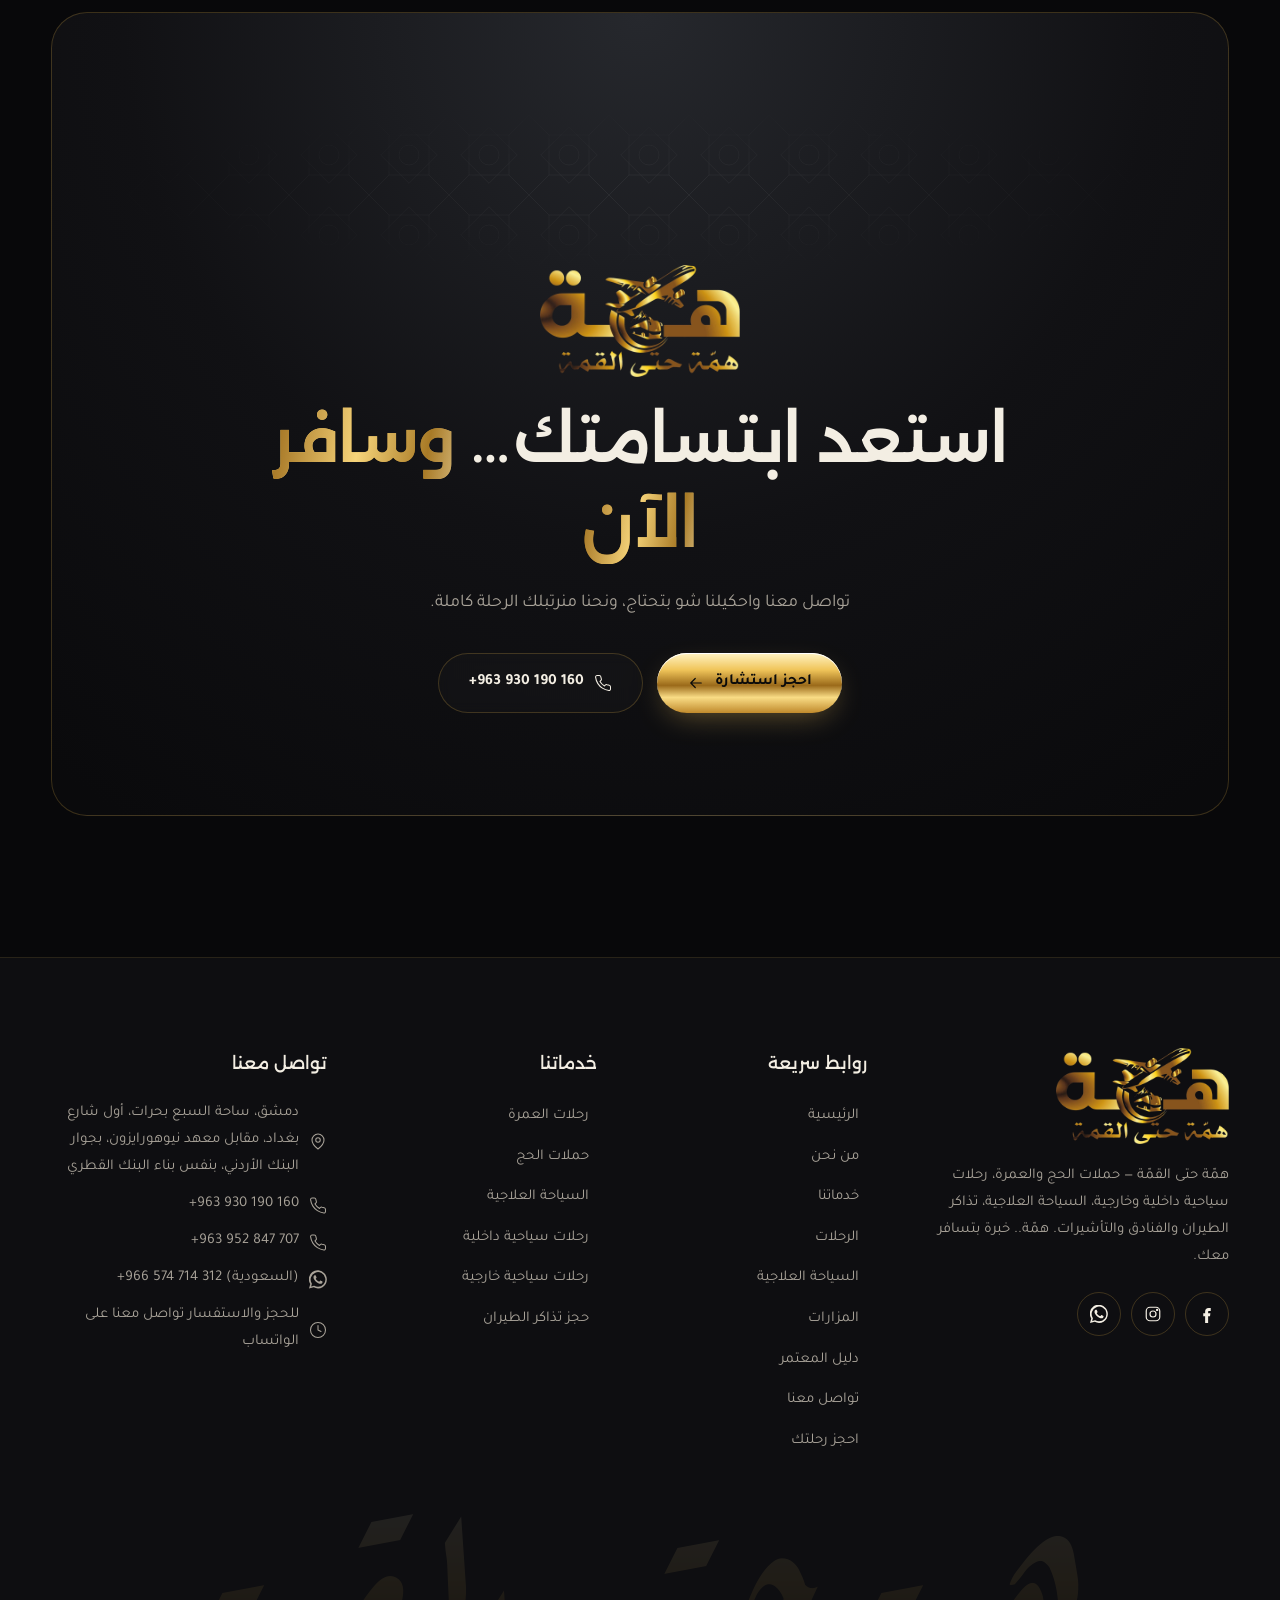
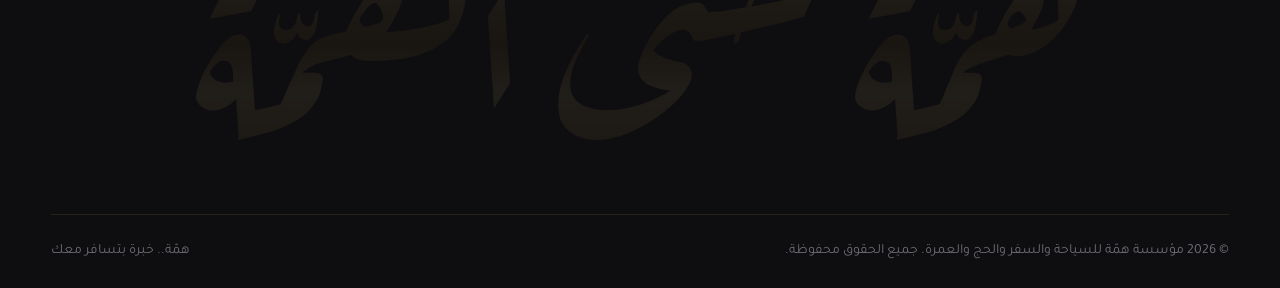
<file: medical.html>
<!DOCTYPE html>
<html lang="ar" dir="rtl">
<head>
  <meta charset="UTF-8">
  <meta name="viewport" content="width=device-width, initial-scale=1.0">
  <title>السياحة العلاجية | همّة للسياحة والسفر والحج والعمرة</title>
  <meta name="description" content="مؤسسة همّة للسياحة والسفر والحج والعمرة في دمشق - رحلات عمرة موسمية، رحلات سياحية داخلية وخارجية، سياحة علاجية، تذاكر طيران وفنادق وتأشيرات.">
  <meta name="theme-color" content="#08080a">
  <link rel="icon" href="assets/logo-mark.png">
  <link rel="preconnect" href="https://fonts.googleapis.com"><link rel="preconnect" href="https://fonts.gstatic.com" crossorigin>
  <link href="https://fonts.googleapis.com/css2?family=Alexandria:wght@300;400;500;600;700&family=Aref+Ruqaa:wght@400;700&family=Tajawal:wght@300;400;500;700&display=swap" rel="stylesheet">
  <link rel="stylesheet" href="css/style.css">
</head>
<body class="is-loading" data-page="medical">

  <div class="preloader">
    <div class="preloader__inner">
      <div class="preloader__logo"><img src="assets/logo.png" alt=""></div>
      <div class="preloader__bar"><i></i></div>
      <div class="preloader__txt">0%</div>
    </div>
  </div>

    <main>
    <section class="page-hero">
      <div class="page-hero__bg" data-art="pattern"></div>
      <div class="container">
        <span class="eyebrow both" data-reveal="up">رحلة الجمال والصحة تبدأ مع همّة</span>
        <h1 class="page-hero__title"><span class="word-reveal metal-shine">السياحة العلاجية</span></h1>
        <p class="lead" style="margin-inline:auto" data-reveal="up">استعد ابتسامتك.. وسافر الآن. همّة وجهتك المثالية للسياحة العلاجية: نرتّب لك السفر والإقامة والعلاج بمكان واحد.</p>
        <div class="crumbs" data-reveal="up"><a href="index.html">الرئيسية</a><span>/</span>السياحة العلاجية</div>
      </div>
    </section>

    <section class="section">
      <div class="container split">
        <div class="visual-card" data-reveal="clip" data-art="dental">
          <div class="visual-card__tag"><div><small>بالتعاون مع مراكز متخصصة</small><b>علاج الأسنان وتجميلها</b></div><div class="card__icon" style="margin:0;width:48px;height:48px" data-icon="heart"></div></div>
        </div>
        <div>
          <span class="eyebrow" data-reveal="up">طب الأسنان</span>
          <h2 class="h-1 split-words" style="margin:14px 0 18px">ابتسامة جديدة <span class="metal">ورحلة مريحة</span></h2>
          <p class="lead" data-reveal="up">رحلات علاجية لطب الأسنان، نرتّب فيها السفر والإقامة والمواعيد مع مراكز متخصصة.</p>
          <ul class="check-list">
            <li data-reveal="up"><i data-icon="check"></i><span><b>تجميل الأسنان</b></span></li>
            <li data-reveal="up" style="--rd:.06s"><i data-icon="check"></i><span><b>زراعة الأسنان</b></span></li>
            <li data-reveal="up" style="--rd:.12s"><i data-icon="check"></i><span><b>الجراحة السنية</b></span></li>
            <li data-reveal="up" style="--rd:.18s"><i data-icon="check"></i><span><b>تقويم الأسنان والتقويم الجراحي</b></span></li>
          </ul>
          <a class="btn btn--primary" href="booking.html?service=medical" data-magnetic>اطلب استشارة <span data-icon="arrow" style="display:contents"></span></a>
        </div>
      </div>
    </section>

    <section class="section" style="background:var(--bg-2);border-block:1px solid var(--line)">
      <div class="container split split--rev">
        <div style="order:2" class="visual-card" data-reveal="clip" data-art="hotel">
          <div class="visual-card__tag"><div><small>رحلة الجمال والصحة</small><b>تجميل الوجه وعلاج اللثة</b></div><div class="card__icon" style="margin:0;width:48px;height:48px" data-icon="star"></div></div>
        </div>
        <div>
          <span class="eyebrow" data-reveal="up">التجميل والصحة</span>
          <h2 class="h-1 split-words" style="margin:14px 0 18px">رحلة الجمال <span class="metal">والصحة</span></h2>
          <p class="lead" data-reveal="up">برامج تجمع بين الاستجمام والعناية بالجمال وصحة الفم.</p>
          <ul class="check-list">
            <li data-reveal="up"><i data-icon="check"></i><span><b>تجميل الوجه:</b> فيلر وبوتوكس</span></li>
            <li data-reveal="up" style="--rd:.06s"><i data-icon="check"></i><span><b>علاج اللثة:</b> صحة الفم والابتسامة</span></li>
            <li data-reveal="up" style="--rd:.12s"><i data-icon="check"></i><span><b>سفر وإقامة</b> مرتبة بالكامل</span></li>
          </ul>
          <a class="btn btn--ghost" data-wa="السلام عليكم، أود الاستفسار عن رحلات السياحة العلاجية مع همّة" data-magnetic><span data-icon="whatsapp" style="display:contents"></span> استفسر على واتساب</a>
        </div>
      </div>
    </section>

    <section class="section">
      <div class="container">
        <div class="sec-head center">
          <span class="eyebrow both" data-reveal="up">كيف تتم الرحلة</span>
          <h2 class="h-1 split-words">أربع خطوات <span class="metal">لابتسامتك</span></h2>
        </div>
        <div class="process">
          <div class="process__line"><i></i></div>
          <div class="step" data-reveal="up"><div class="step__n">01</div><h3>استشارة أولية</h3><p>بتبعتلنا حالتك ومنعطيك فكرة عن العلاج والمدة.</p></div>
          <div class="step" data-reveal="up" style="--rd:.15s"><div class="step__n">02</div><h3>ترتيب السفر</h3><p>منحجزلك الطيران والفندق والمواعيد.</p></div>
          <div class="step" data-reveal="up" style="--rd:.3s"><div class="step__n">03</div><h3>العلاج</h3><p>جلسات العلاج في مركز متخصص.</p></div>
          <div class="step" data-reveal="up" style="--rd:.45s"><div class="step__n">04</div><h3>المتابعة والعودة</h3><p>متابعة بعد العلاج وعودة مريحة.</p></div>
        </div>
        <p class="center" style="color:var(--dim);font-size:14px;margin-top:40px">المدة والتكلفة حسب كل حالة، وتُحدد بعد الاستشارة.</p>
      </div>
    </section>

    <section class="section" style="padding-top:0">
      <div class="container">
        <div class="cta" data-reveal="scale">
          <div class="cta__pattern" data-art="pattern"></div>
          <img class="cta__logo" src="assets/logo.png" alt="">
          <h2 class="h-display split-words">استعد ابتسامتك… <span class="metal-shine">وسافر الآن</span></h2>
          <p class="lead">تواصل معنا واحكيلنا شو بتحتاج، ونحنا منرتبلك الرحلة كاملة.</p>
          <div class="hero__actions">
            <a href="booking.html?service=medical" class="btn btn--primary" data-magnetic>احجز استشارة <span data-icon="arrow" style="display:contents"></span></a>
            <a class="btn btn--ghost" data-tel data-magnetic><span data-icon="phone" style="display:contents"></span> <span data-site="phone" dir="ltr"></span></a>
          </div>
        </div>
      </div>
    </section>
  </main>

  <script src="js/data.js"></script>
  <script src="js/main.js"></script>
</body>
</html>
</file>
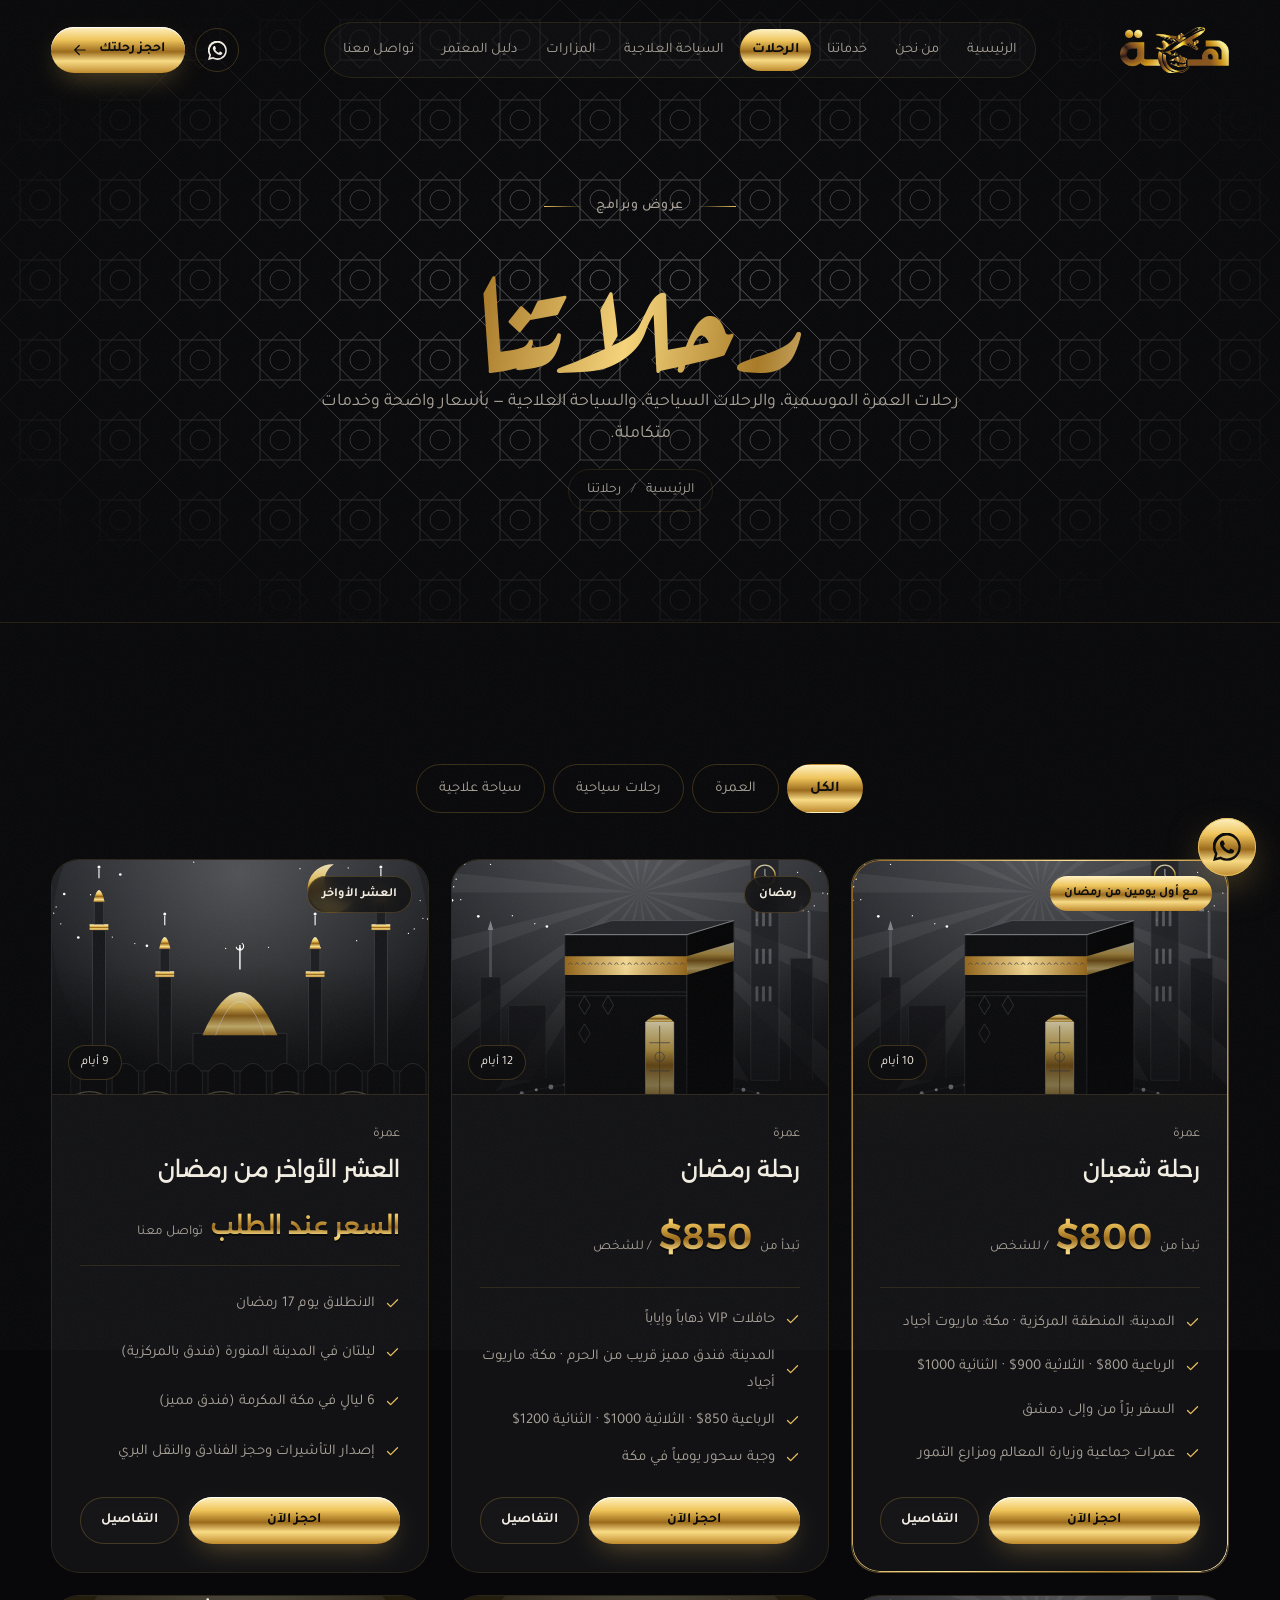
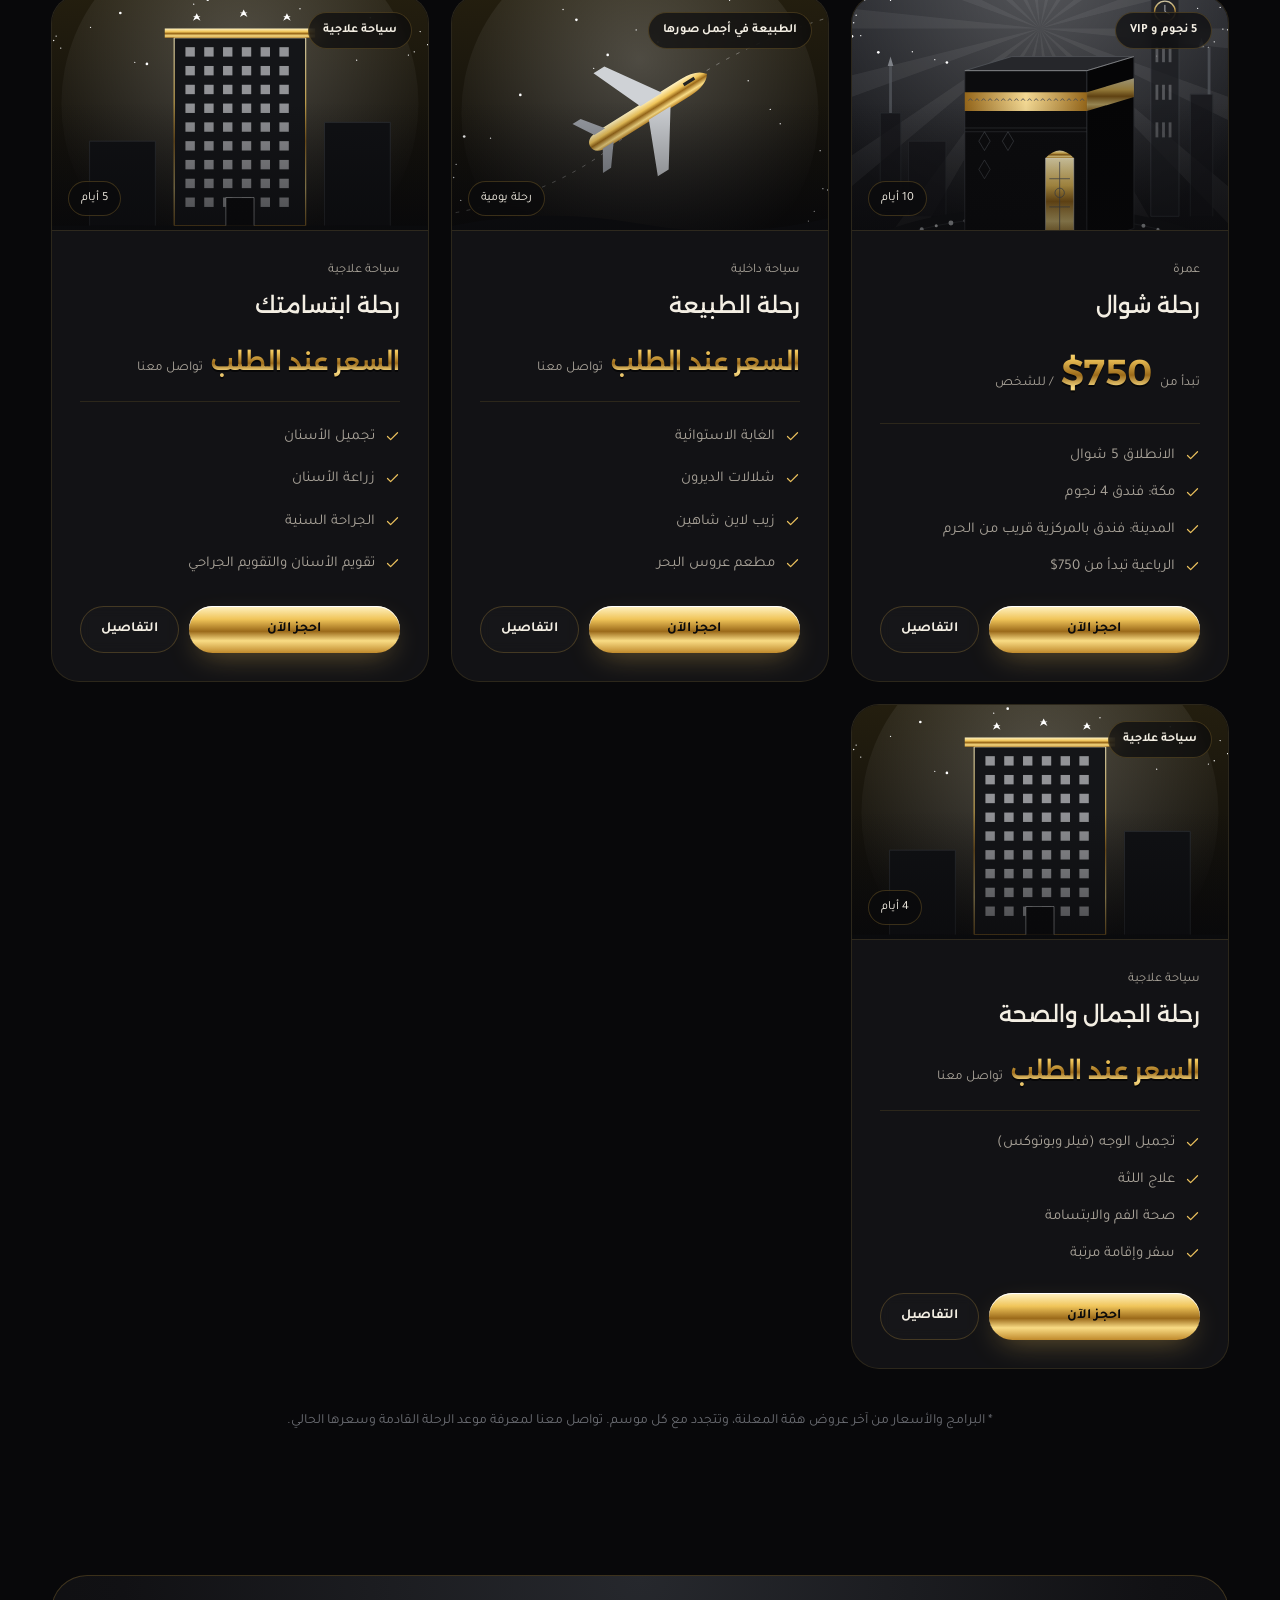
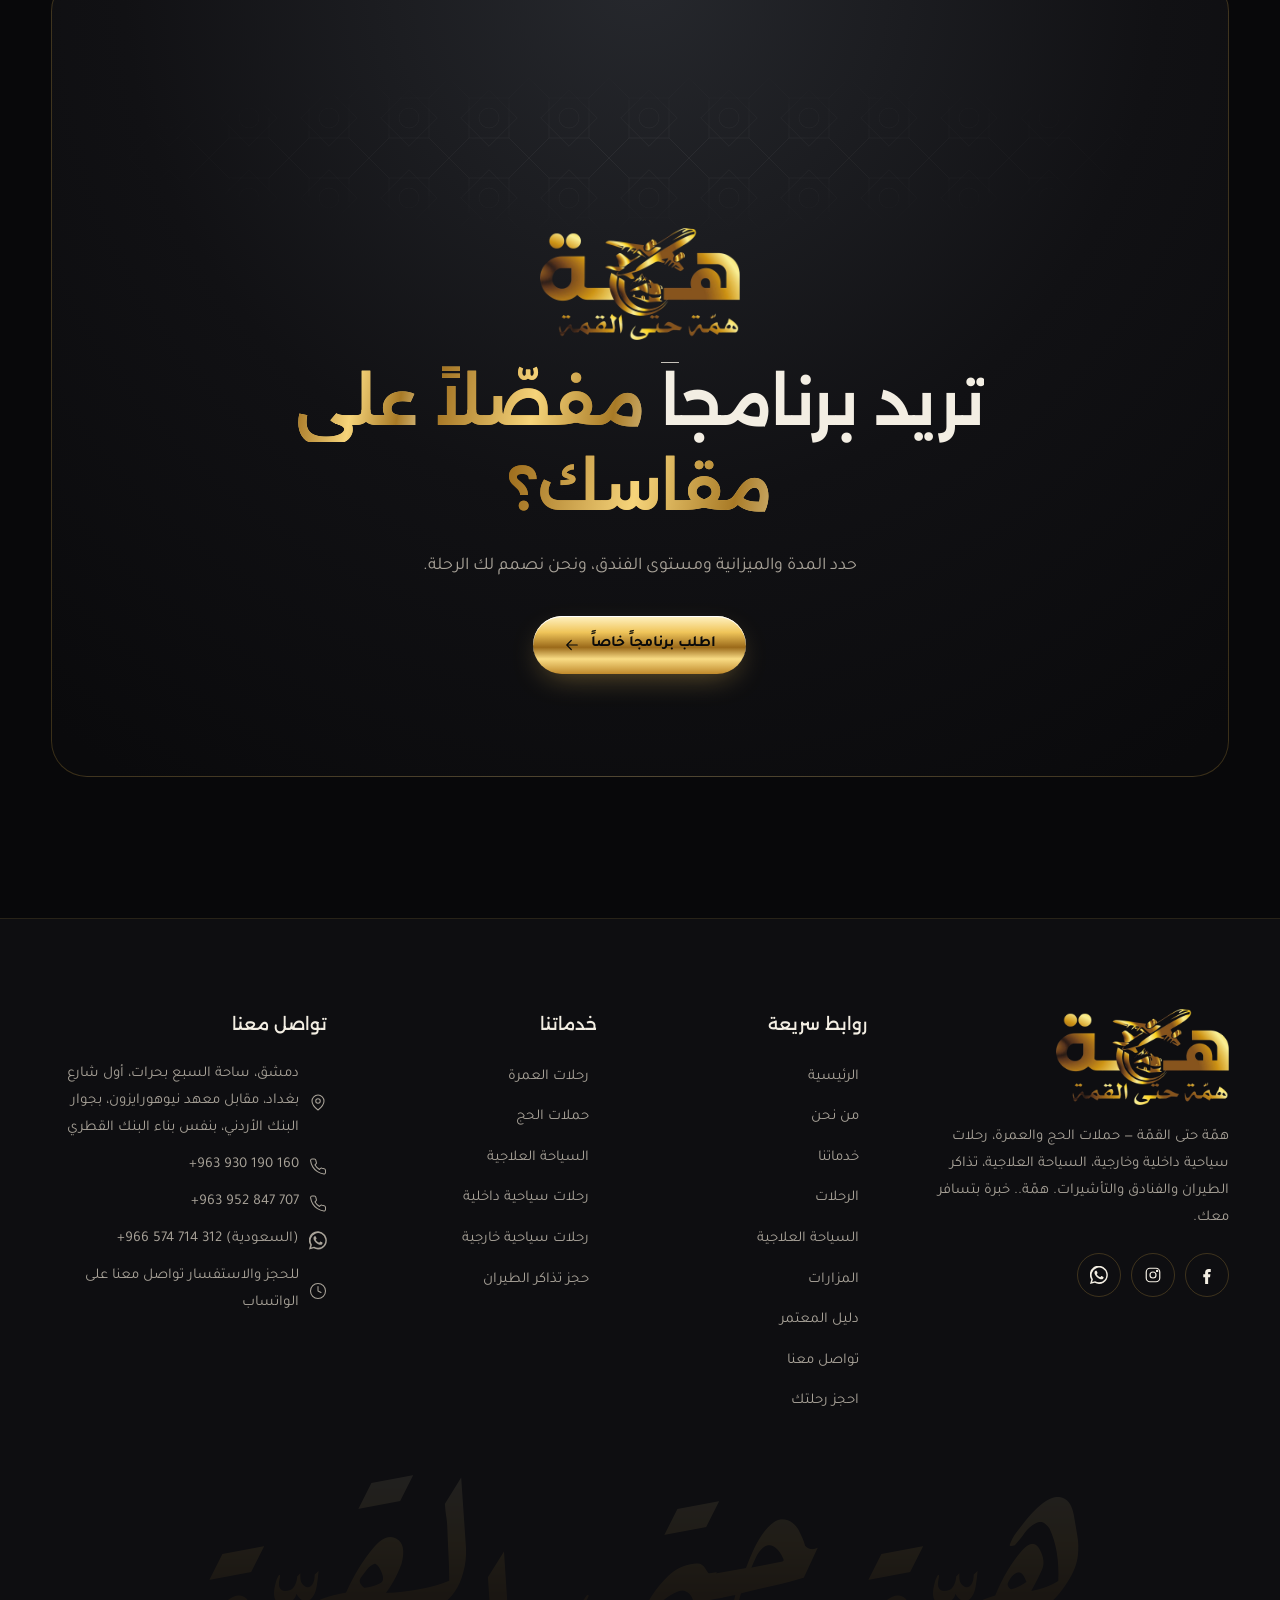
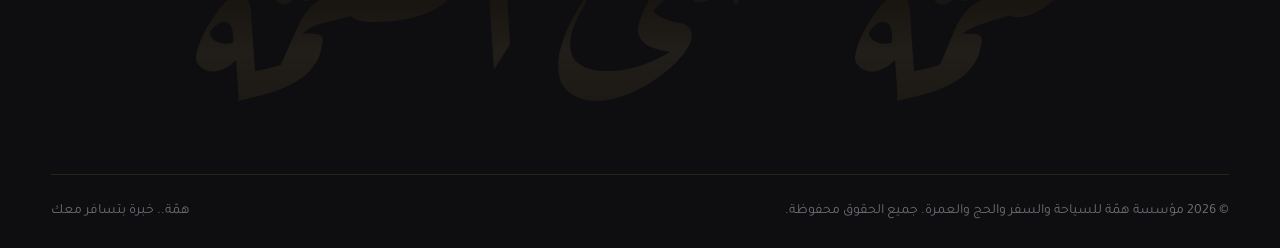
<file: packages.html>
<!DOCTYPE html>
<html lang="ar" dir="rtl">
<head>
  <meta charset="UTF-8">
  <meta name="viewport" content="width=device-width, initial-scale=1.0">
  <title>الباقات والعروض | همّة للسياحة والسفر والحج والعمرة</title>
  <meta name="description" content="مؤسسة همّة للسياحة والسفر والحج والعمرة في دمشق - رحلات عمرة موسمية، رحلات سياحية داخلية وخارجية، سياحة علاجية، تذاكر طيران وفنادق وتأشيرات.">
  <meta name="theme-color" content="#08080a">
  <link rel="icon" href="assets/logo-mark.png">
  <link rel="preconnect" href="https://fonts.googleapis.com"><link rel="preconnect" href="https://fonts.gstatic.com" crossorigin>
  <link href="https://fonts.googleapis.com/css2?family=Alexandria:wght@300;400;500;600;700&family=Aref+Ruqaa:wght@400;700&family=Tajawal:wght@300;400;500;700&display=swap" rel="stylesheet">
  <link rel="stylesheet" href="css/style.css">
</head>
<body class="is-loading" data-page="packages">

  <div class="preloader">
    <div class="preloader__inner">
      <div class="preloader__logo"><img src="assets/logo.png" alt=""></div>
      <div class="preloader__bar"><i></i></div>
      <div class="preloader__txt">0%</div>
    </div>
  </div>

    <main>
    <section class="page-hero">
      <div class="page-hero__bg" data-art="pattern"></div>
      <div class="container">
        <span class="eyebrow both" data-reveal="up">عروض وبرامج</span>
        <h1 class="page-hero__title"><span class="word-reveal metal-shine">رحلاتنا</span></h1>
        <p class="lead" style="margin-inline:auto" data-reveal="up">رحلات العمرة الموسمية، والرحلات السياحية، والسياحة العلاجية — بأسعار واضحة وخدمات متكاملة.</p>
        <div class="crumbs" data-reveal="up"><a href="index.html">الرئيسية</a><span>/</span>رحلاتنا</div>
      </div>
    </section>

    <section class="section">
      <div class="container">
        <div class="filters" data-reveal="up">
          <button class="filter-btn active" data-filter="all">الكل</button>
          <button class="filter-btn" data-filter="umrah">العمرة</button>
          <button class="filter-btn" data-filter="tour">رحلات سياحية</button>
          <button class="filter-btn" data-filter="medical">سياحة علاجية</button>
        </div>
        <div class="grid grid-3" id="packages-grid"></div>
        <p class="center" style="color:var(--dim);font-size:14px;margin-top:40px" data-reveal="up">* البرامج والأسعار من آخر عروض همّة المعلنة، وتتجدد مع كل موسم. تواصل معنا لمعرفة موعد الرحلة القادمة وسعرها الحالي.</p>
      </div>
    </section>

    <section class="section" style="padding-top:0">
      <div class="container">
        <div class="cta" data-reveal="scale">
          <div class="cta__pattern" data-art="pattern"></div>
          <img class="cta__logo" src="assets/logo.png" alt="">
          <h2 class="h-display split-words">تريد برنامجاً <span class="metal-shine">مفصّلاً على مقاسك؟</span></h2>
          <p class="lead">حدد المدة والميزانية ومستوى الفندق، ونحن نصمم لك الرحلة.</p>
          <div class="hero__actions">
            <a href="booking.html" class="btn btn--primary" data-magnetic>اطلب برنامجاً خاصاً <span data-icon="arrow" style="display:contents"></span></a>
          </div>
        </div>
      </div>
    </section>

    <div class="modal" id="pkg-modal" role="dialog" aria-modal="true">
      <div class="modal__bg" data-close></div>
      <div class="modal__box">
        <button class="icon-btn modal__close" data-close aria-label="إغلاق" data-icon="close"></button>
        <div class="modal__media"></div>
        <div class="modal__body modal__content"></div>
      </div>
    </div>
  </main>

  <script src="js/data.js"></script>
  <script src="js/main.js"></script>
</body>
</html>
</file>
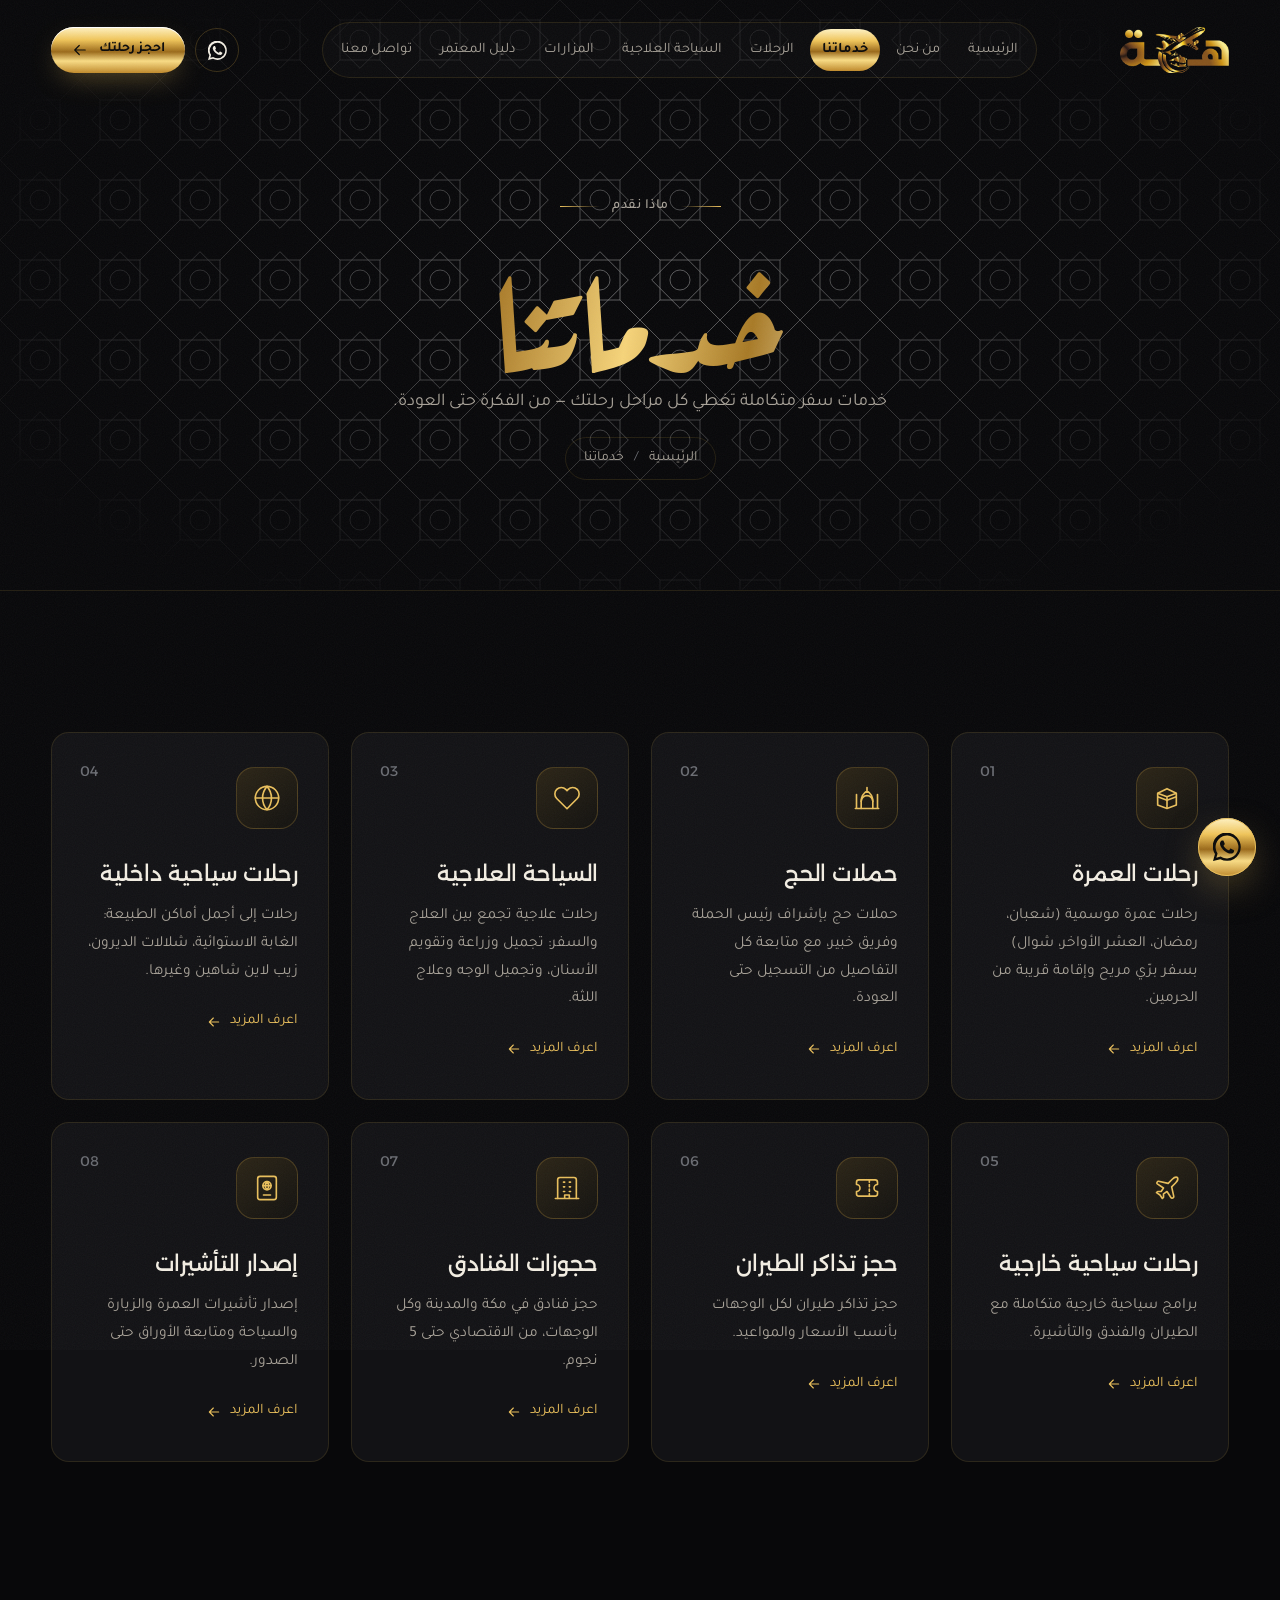
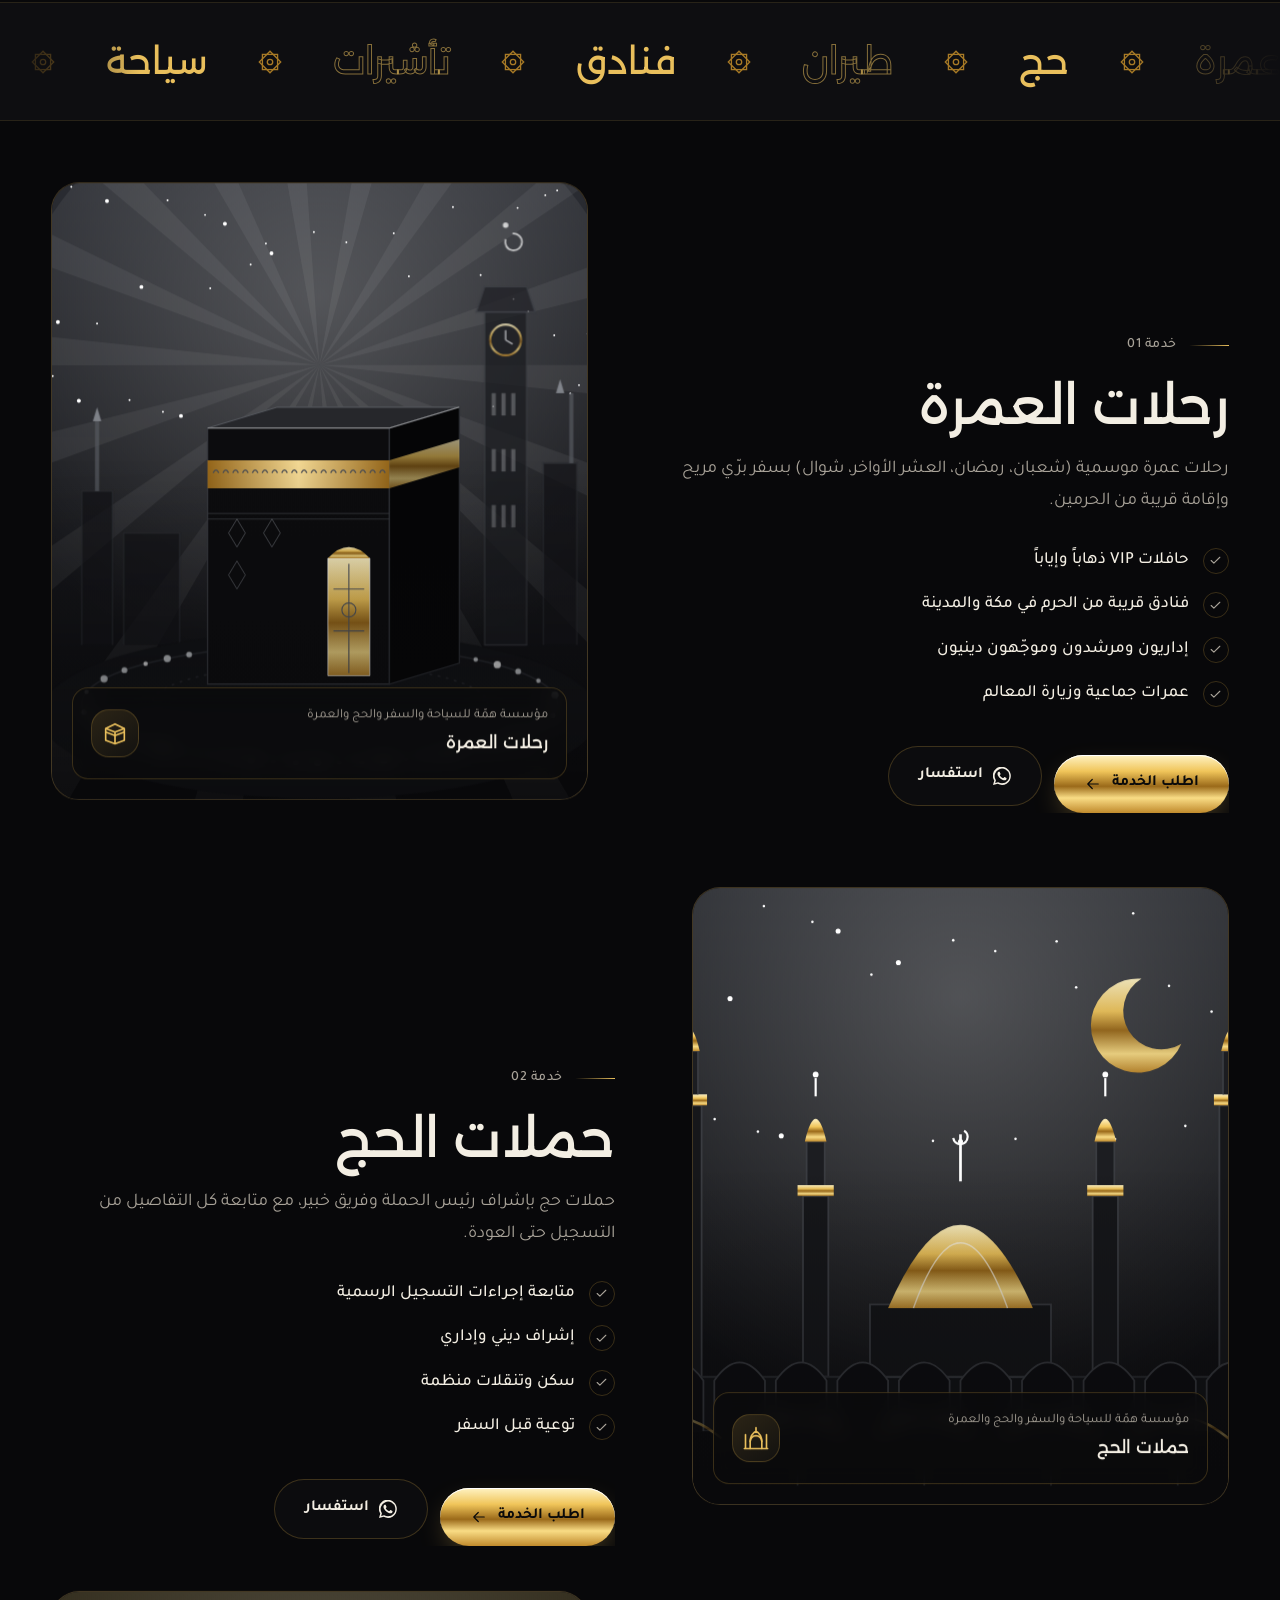
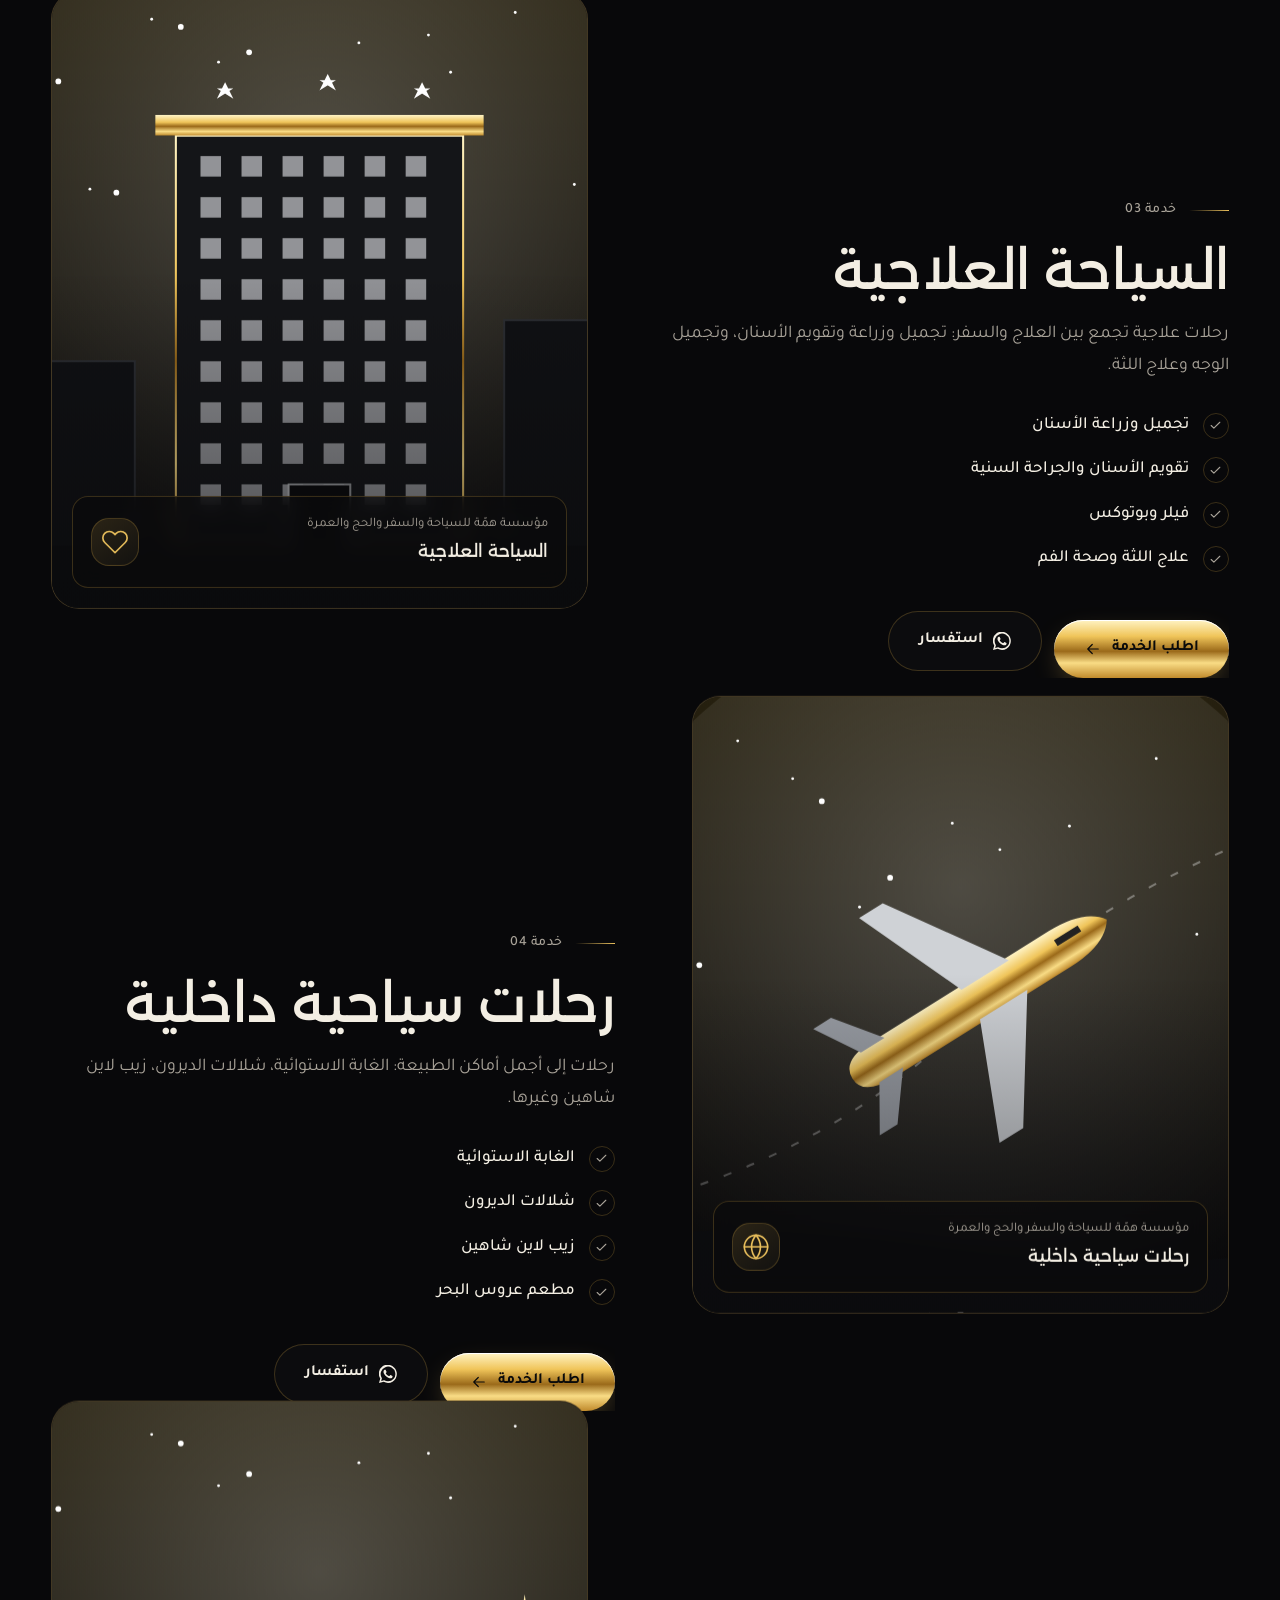
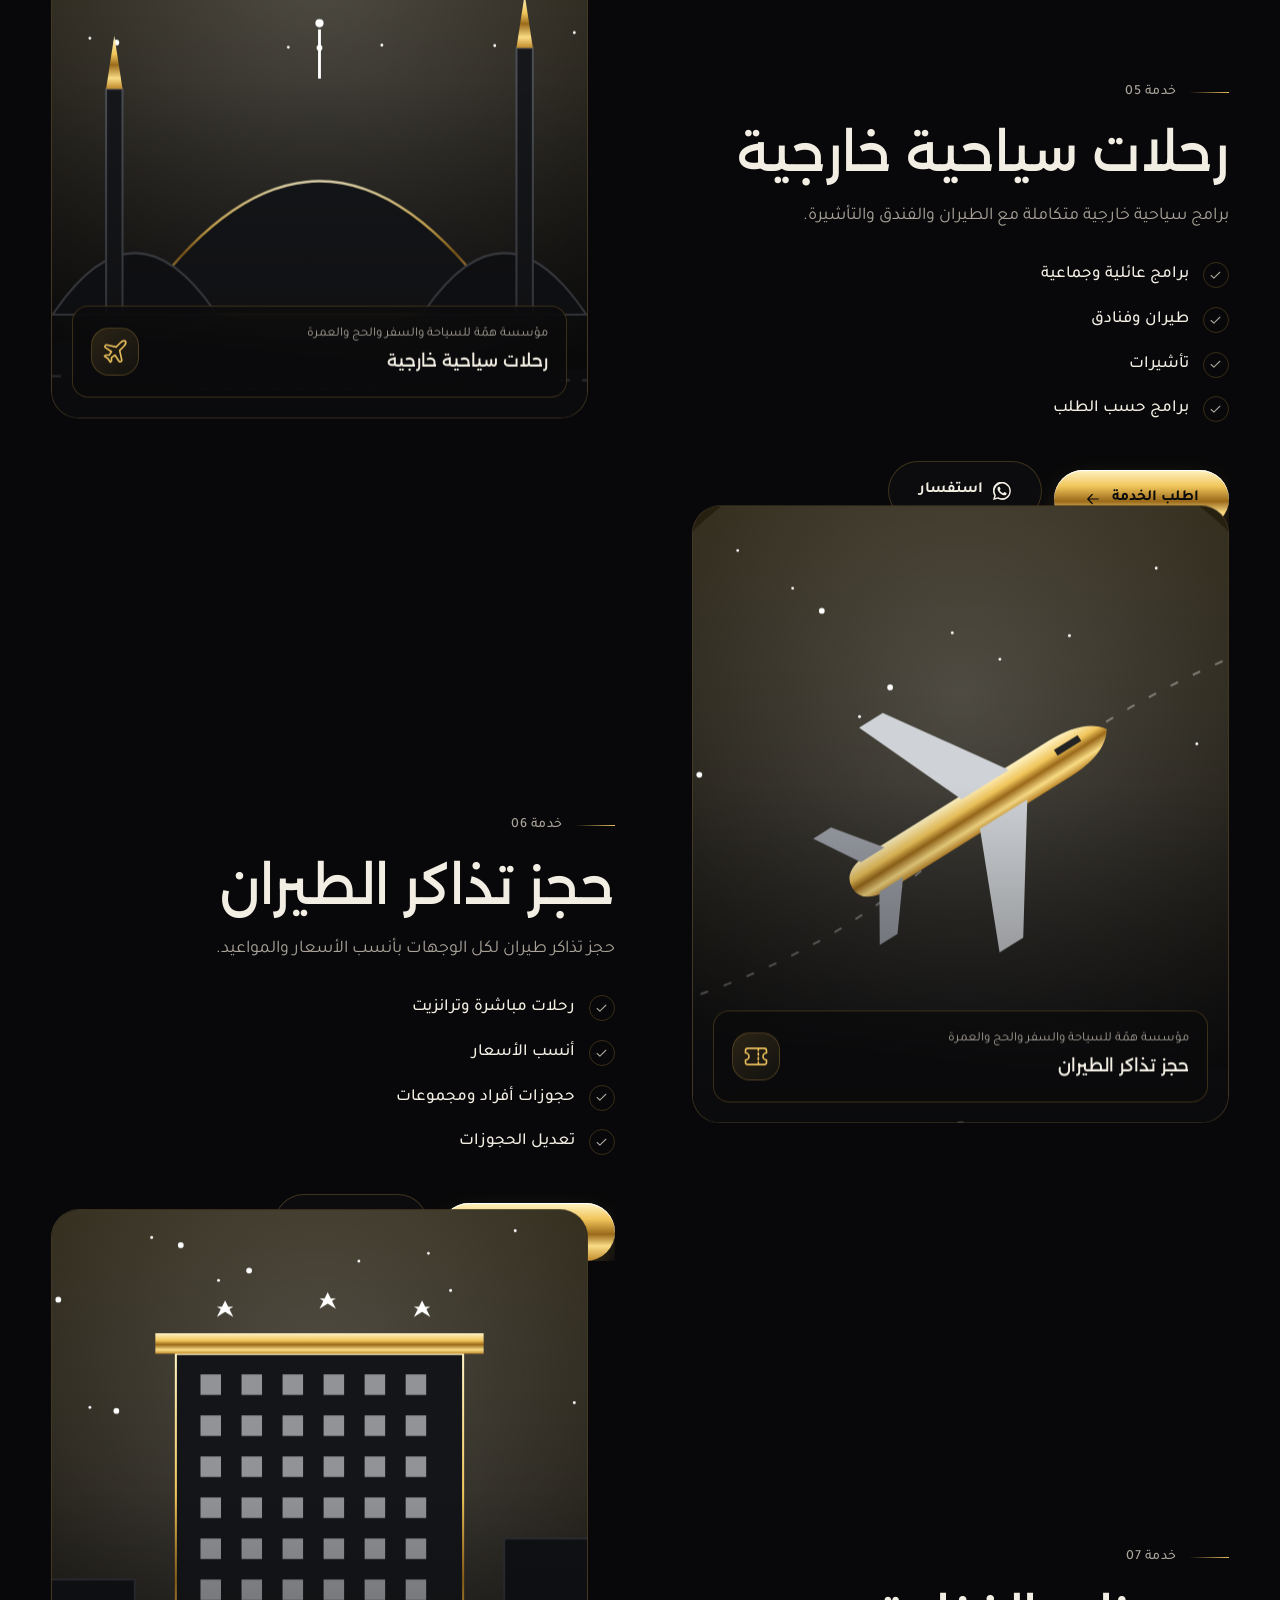
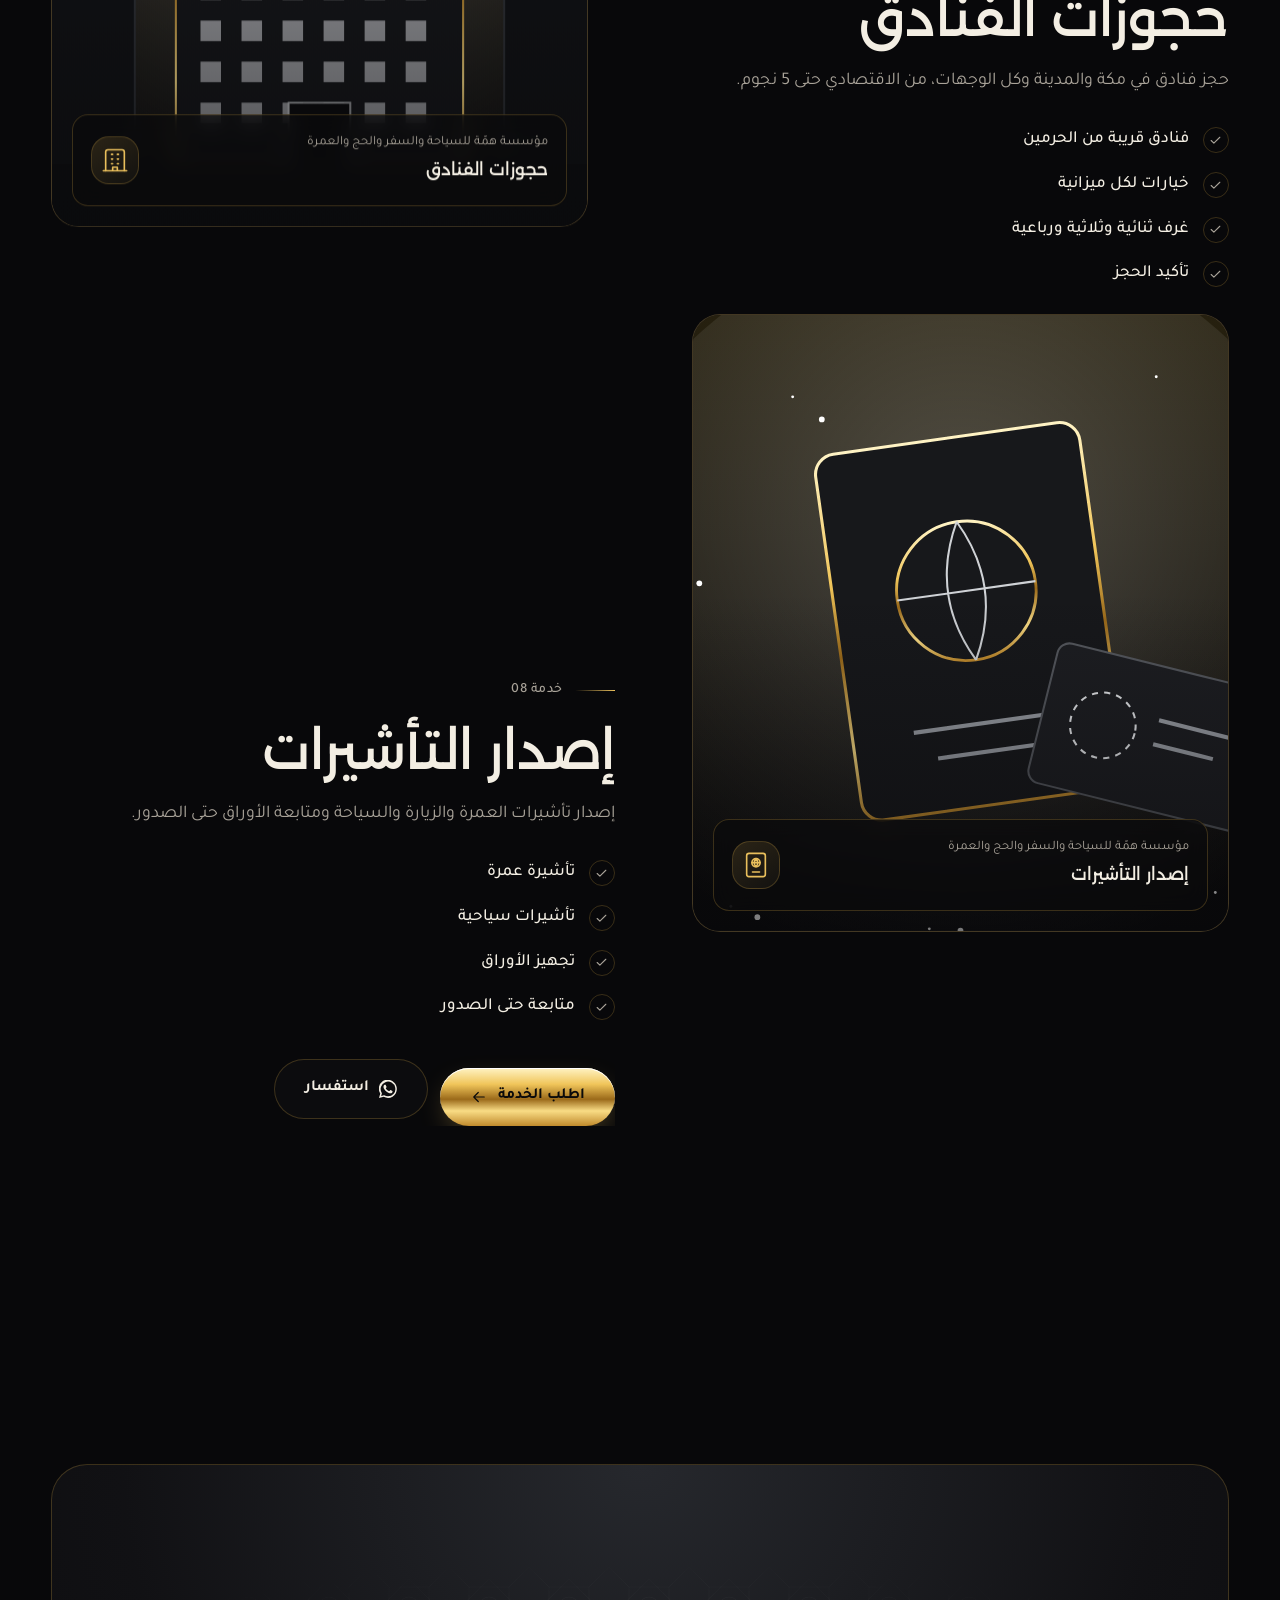
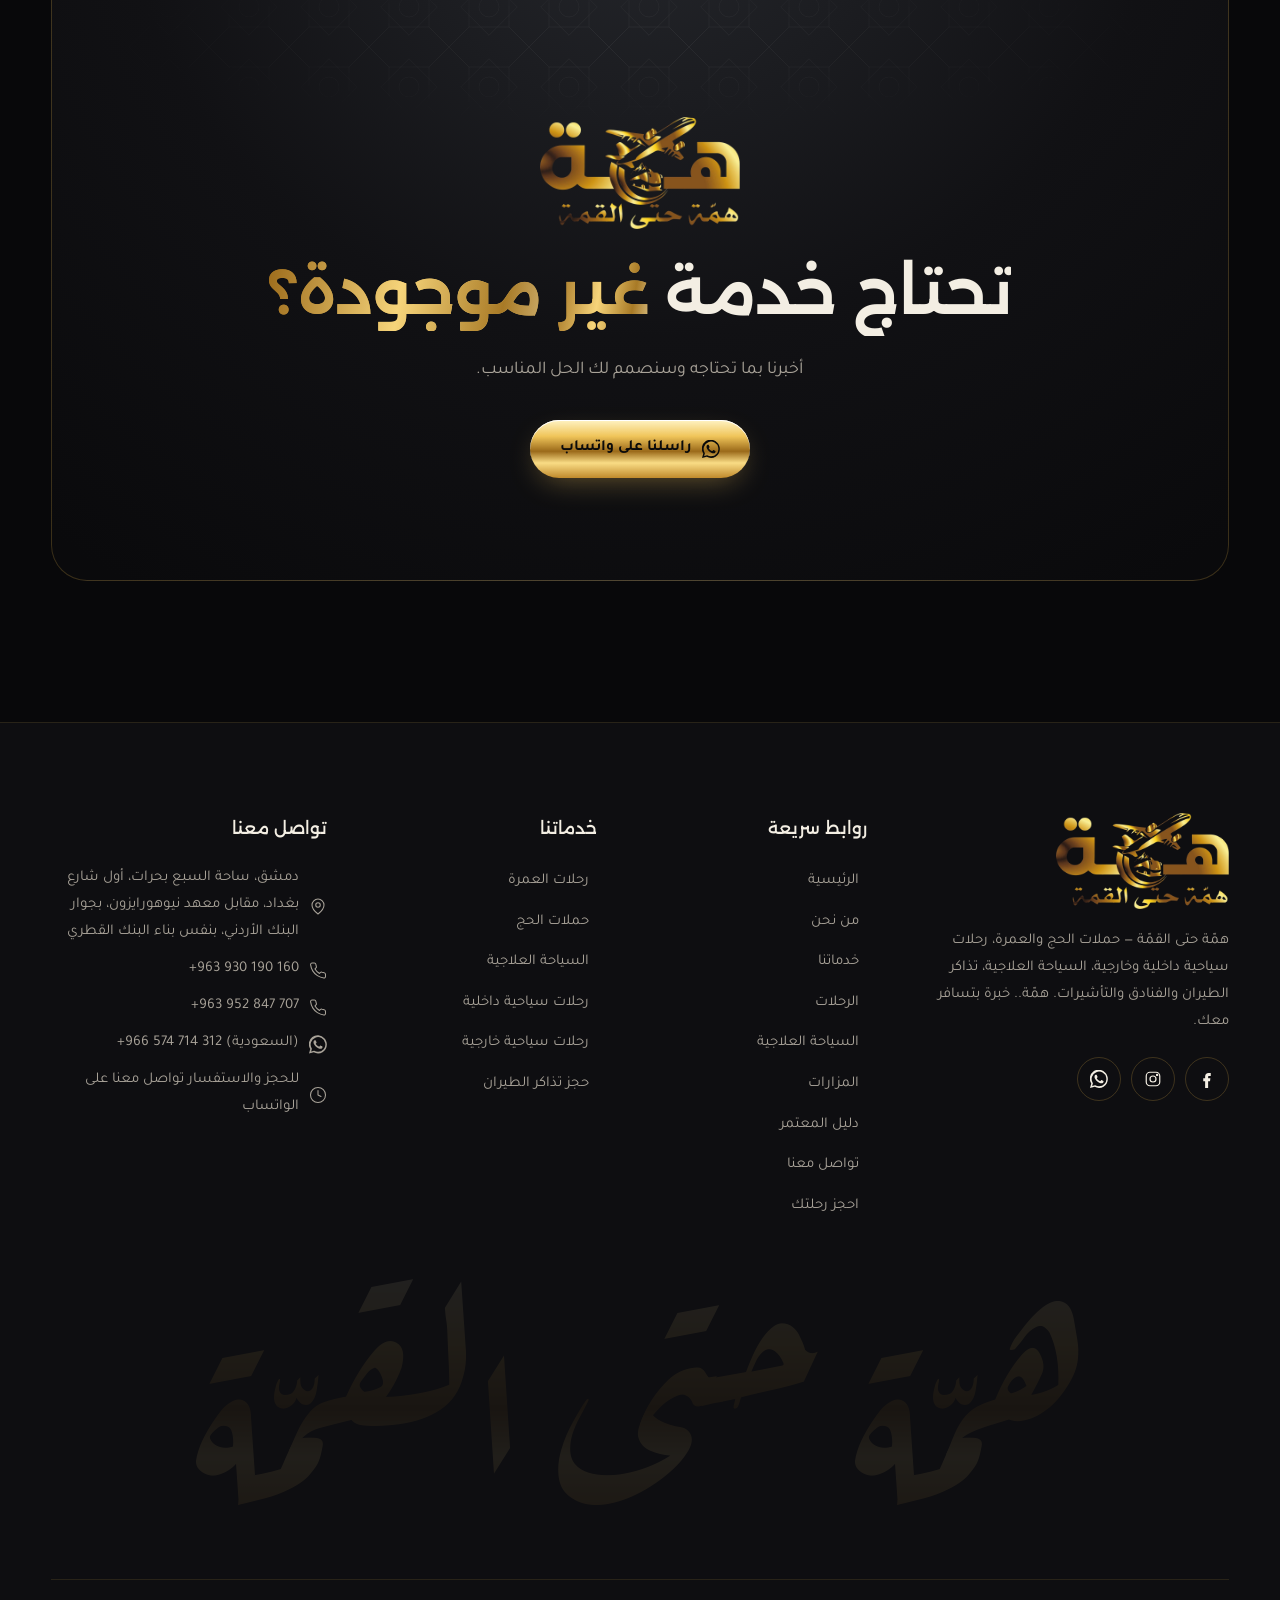
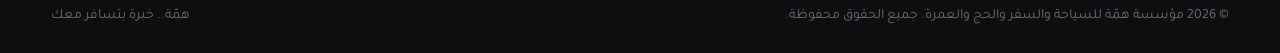
<file: services.html>
<!DOCTYPE html>
<html lang="ar" dir="rtl">
<head>
  <meta charset="UTF-8">
  <meta name="viewport" content="width=device-width, initial-scale=1.0">
  <title>خدماتنا | همّة للسياحة والسفر والحج والعمرة</title>
  <meta name="description" content="مؤسسة همّة للسياحة والسفر والحج والعمرة في دمشق - رحلات عمرة موسمية، رحلات سياحية داخلية وخارجية، سياحة علاجية، تذاكر طيران وفنادق وتأشيرات.">
  <meta name="theme-color" content="#08080a">
  <link rel="icon" href="assets/logo-mark.png">
  <link rel="preconnect" href="https://fonts.googleapis.com"><link rel="preconnect" href="https://fonts.gstatic.com" crossorigin>
  <link href="https://fonts.googleapis.com/css2?family=Alexandria:wght@300;400;500;600;700&family=Aref+Ruqaa:wght@400;700&family=Tajawal:wght@300;400;500;700&display=swap" rel="stylesheet">
  <link rel="stylesheet" href="css/style.css">
</head>
<body class="is-loading" data-page="services">

  <div class="preloader">
    <div class="preloader__inner">
      <div class="preloader__logo"><img src="assets/logo.png" alt=""></div>
      <div class="preloader__bar"><i></i></div>
      <div class="preloader__txt">0%</div>
    </div>
  </div>

    <main>
    <section class="page-hero">
      <div class="page-hero__bg" data-art="pattern"></div>
      <div class="container">
        <span class="eyebrow both" data-reveal="up">ماذا نقدم</span>
        <h1 class="page-hero__title"><span class="word-reveal metal-shine">خدماتنا</span></h1>
        <p class="lead" style="margin-inline:auto" data-reveal="up">خدمات سفر متكاملة تغطي كل مراحل رحلتك — من الفكرة حتى العودة.</p>
        <div class="crumbs" data-reveal="up"><a href="index.html">الرئيسية</a><span>/</span>خدماتنا</div>
      </div>
    </section>

    <section class="section">
      <div class="container">
        <div class="grid grid-4" id="services-grid"></div>
      </div>
    </section>

    <div class="marquee" aria-hidden="true">
      <div class="marquee__track">
        <div class="marquee__item">عمرة <span data-icon="orn"></span> <span class="fill">حج</span> <span data-icon="orn"></span> طيران <span data-icon="orn"></span> <span class="fill">فنادق</span> <span data-icon="orn"></span> تأشيرات <span data-icon="orn"></span> <span class="fill">سياحة</span> <span data-icon="orn"></span> نقل <span data-icon="orn"></span> <span class="fill">تأمين</span> <span data-icon="orn"></span></div>
        <div class="marquee__item">عمرة <span data-icon="orn"></span> <span class="fill">حج</span> <span data-icon="orn"></span> طيران <span data-icon="orn"></span> <span class="fill">فنادق</span> <span data-icon="orn"></span> تأشيرات <span data-icon="orn"></span> <span class="fill">سياحة</span> <span data-icon="orn"></span> نقل <span data-icon="orn"></span> <span class="fill">تأمين</span> <span data-icon="orn"></span></div>
      </div>
    </div>

    <section class="section">
      <div class="container" id="services-detail"></div>
    </section>

    <section class="section" style="padding-top:0">
      <div class="container">
        <div class="cta" data-reveal="scale">
          <div class="cta__pattern" data-art="pattern"></div>
          <img class="cta__logo" src="assets/logo.png" alt="">
          <h2 class="h-display split-words">تحتاج خدمة <span class="metal-shine">غير موجودة؟</span></h2>
          <p class="lead">أخبرنا بما تحتاجه وسنصمم لك الحل المناسب.</p>
          <div class="hero__actions">
            <a class="btn btn--primary" data-wa="السلام عليكم، أحتاج خدمة خاصة" data-magnetic><span data-icon="whatsapp" style="display:contents"></span> راسلنا على واتساب</a>
          </div>
        </div>
      </div>
    </section>
  </main>

  <script src="js/data.js"></script>
  <script src="js/main.js"></script>
</body>
</html>
</file>
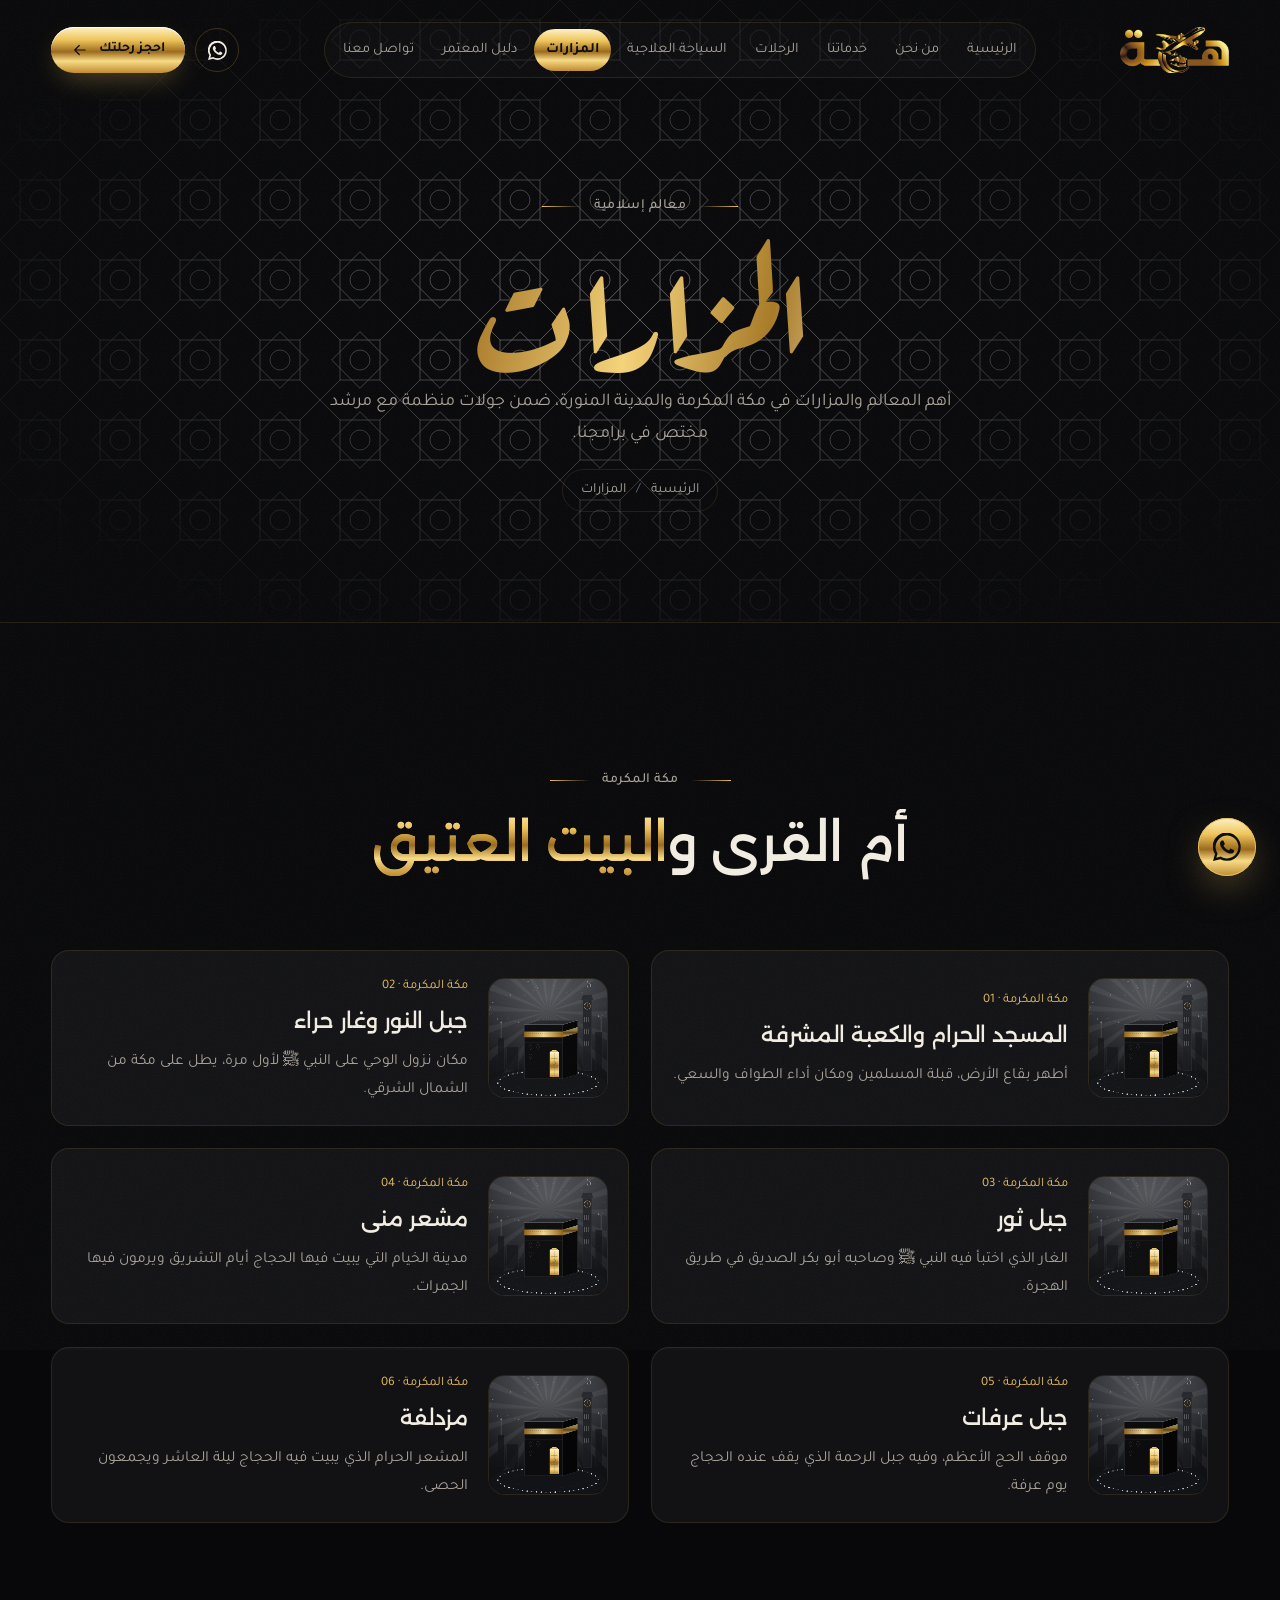
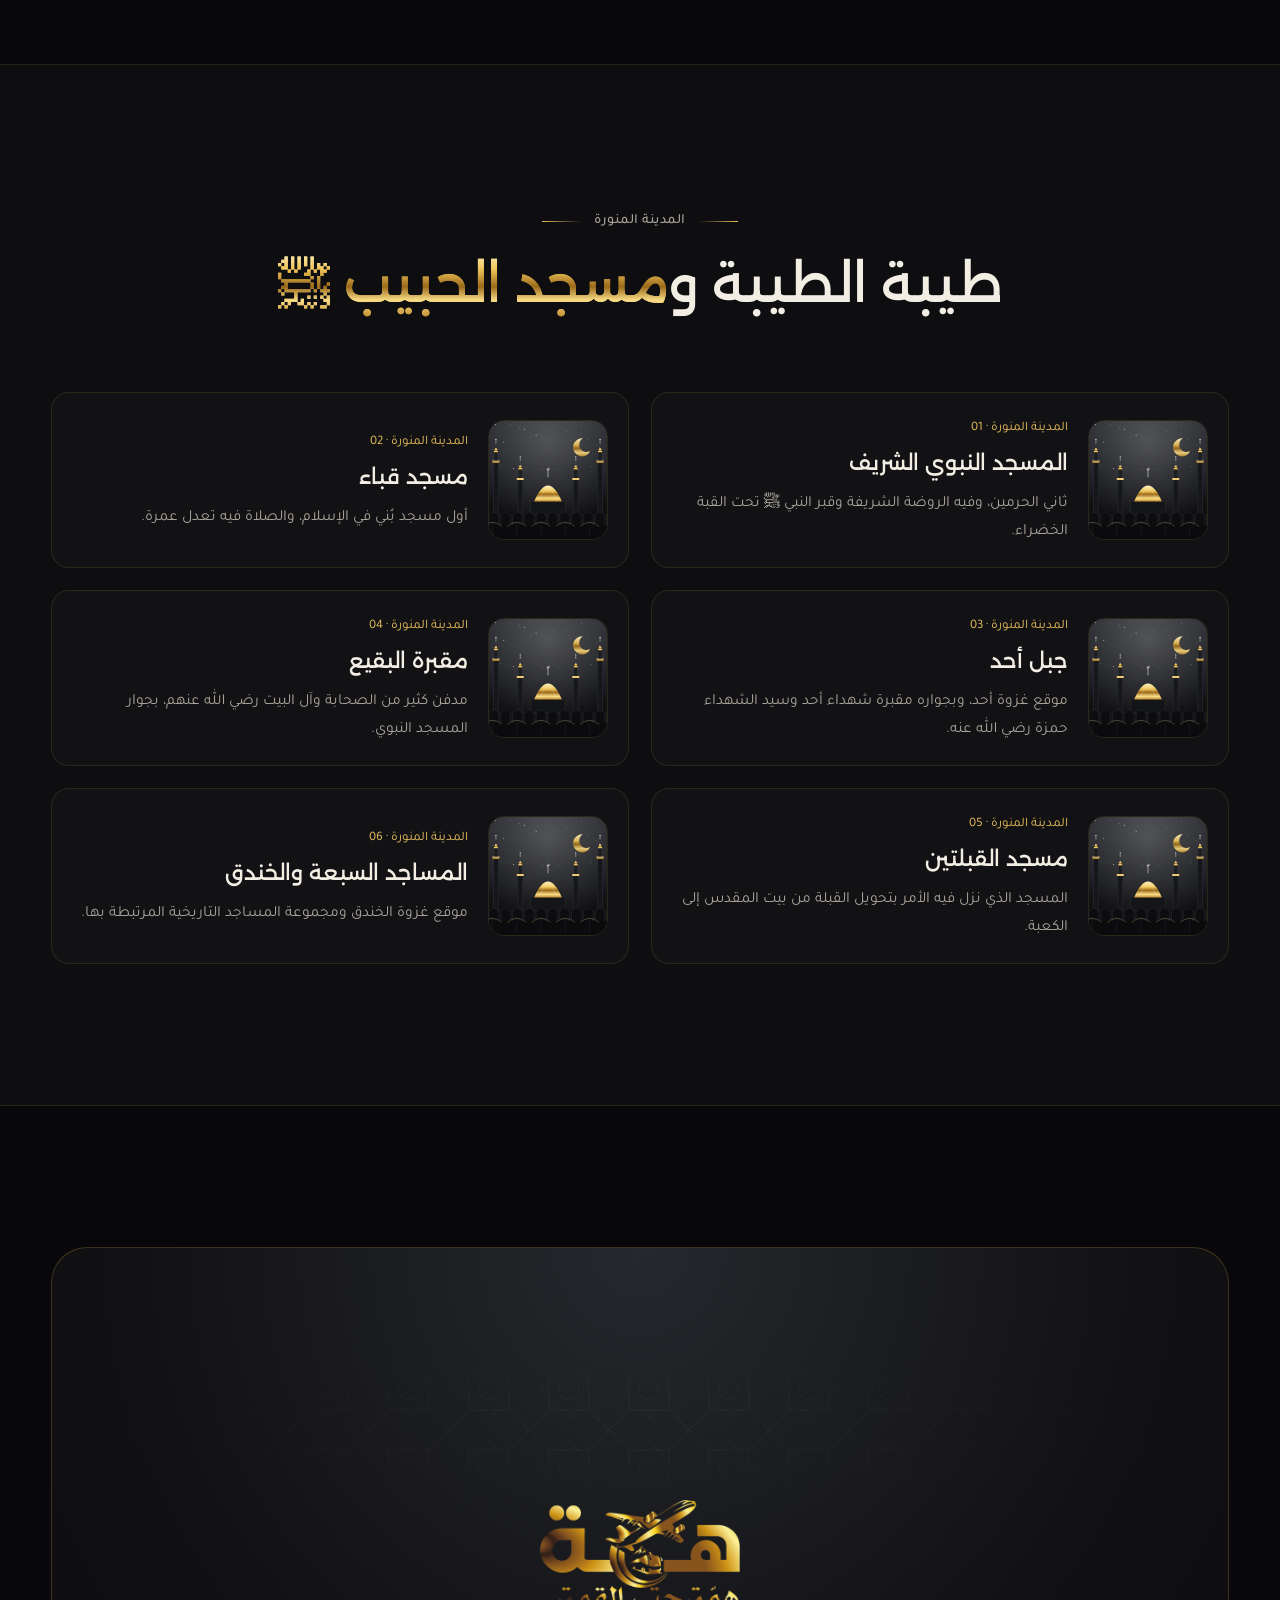
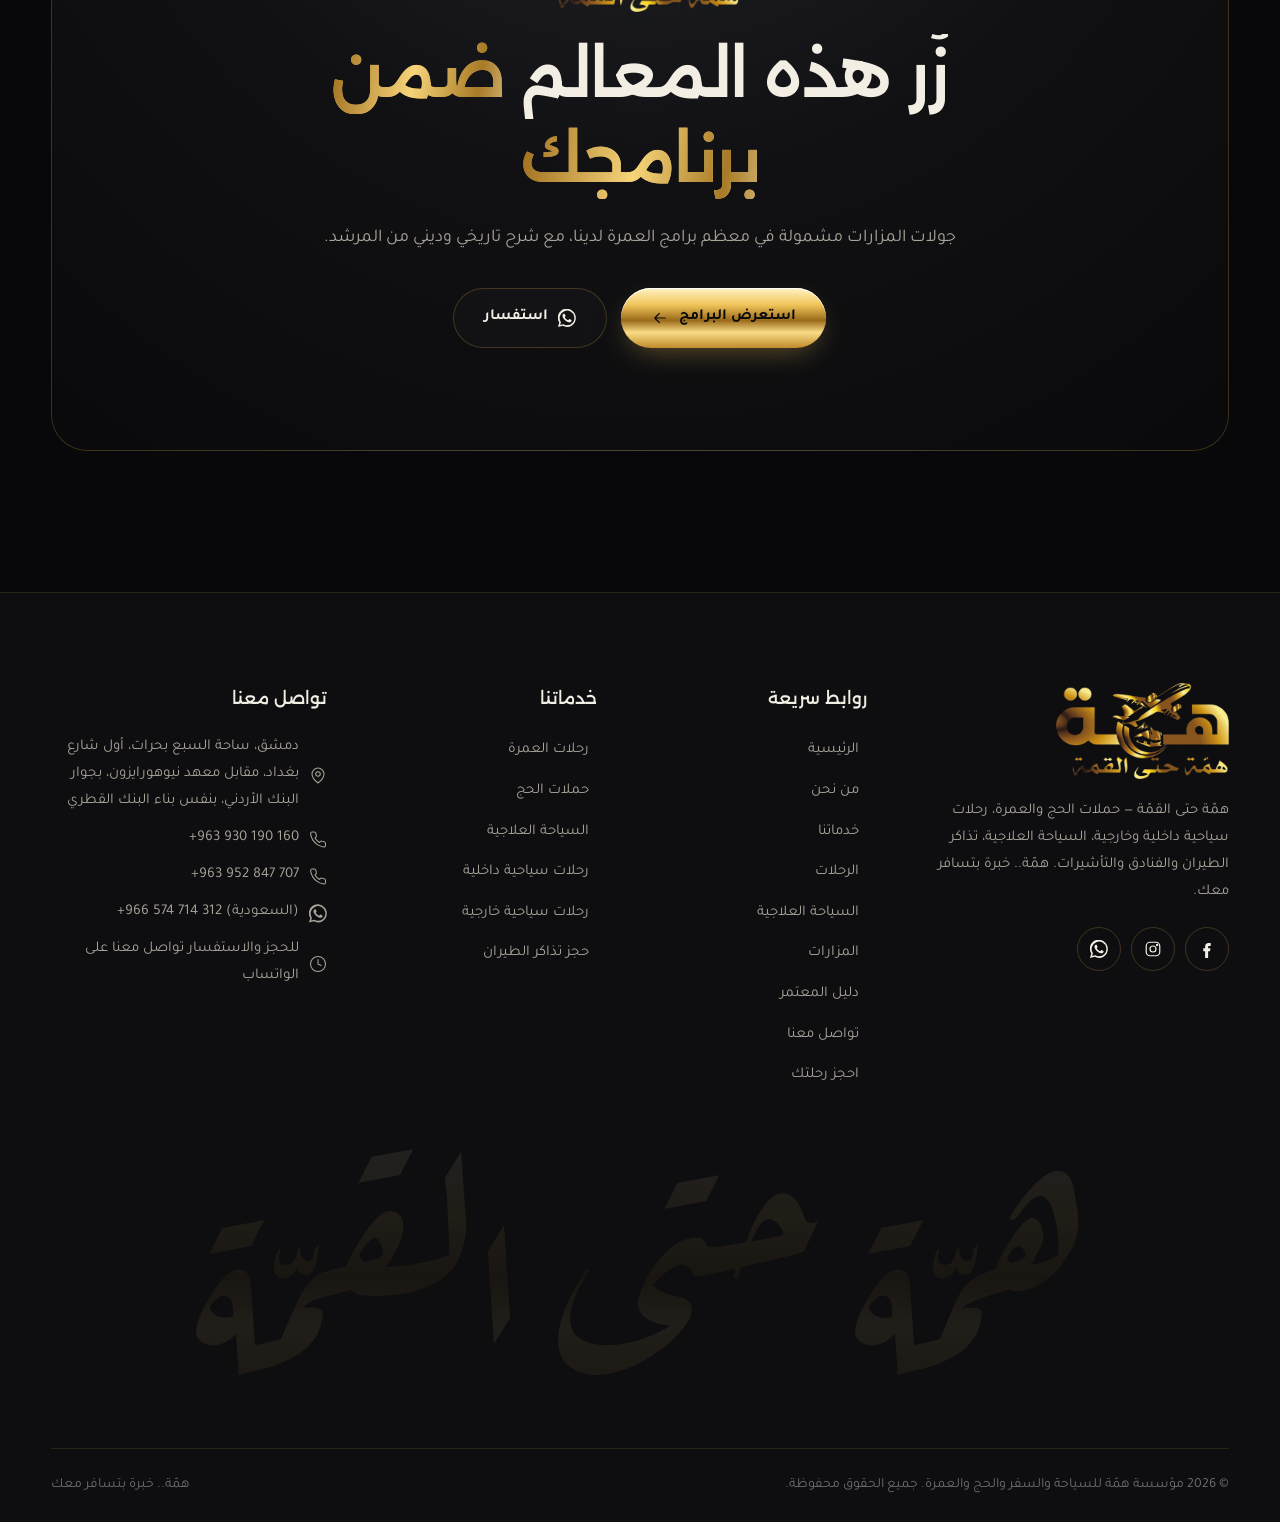
<file: ziyarat.html>
<!DOCTYPE html>
<html lang="ar" dir="rtl">
<head>
  <meta charset="UTF-8">
  <meta name="viewport" content="width=device-width, initial-scale=1.0">
  <title>المزارات | همّة للسياحة والسفر والحج والعمرة</title>
  <meta name="description" content="مؤسسة همّة للسياحة والسفر والحج والعمرة في دمشق - رحلات عمرة موسمية، رحلات سياحية داخلية وخارجية، سياحة علاجية، تذاكر طيران وفنادق وتأشيرات.">
  <meta name="theme-color" content="#08080a">
  <link rel="icon" href="assets/logo-mark.png">
  <link rel="preconnect" href="https://fonts.googleapis.com"><link rel="preconnect" href="https://fonts.gstatic.com" crossorigin>
  <link href="https://fonts.googleapis.com/css2?family=Alexandria:wght@300;400;500;600;700&family=Aref+Ruqaa:wght@400;700&family=Tajawal:wght@300;400;500;700&display=swap" rel="stylesheet">
  <link rel="stylesheet" href="css/style.css">
</head>
<body class="is-loading" data-page="ziyarat">

  <div class="preloader">
    <div class="preloader__inner">
      <div class="preloader__logo"><img src="assets/logo.png" alt=""></div>
      <div class="preloader__bar"><i></i></div>
      <div class="preloader__txt">0%</div>
    </div>
  </div>

    <main>
    <section class="page-hero">
      <div class="page-hero__bg" data-art="pattern"></div>
      <div class="container">
        <span class="eyebrow both" data-reveal="up">معالم إسلامية</span>
        <h1 class="page-hero__title"><span class="word-reveal metal-shine">المزارات</span></h1>
        <p class="lead" style="margin-inline:auto" data-reveal="up">أهم المعالم والمزارات في مكة المكرمة والمدينة المنورة، ضمن جولات منظمة مع مرشد مختص في برامجنا.</p>
        <div class="crumbs" data-reveal="up"><a href="index.html">الرئيسية</a><span>/</span>المزارات</div>
      </div>
    </section>

    <section class="section">
      <div class="container">
        <div class="sec-head center">
          <span class="eyebrow both" data-reveal="up">مكة المكرمة</span>
          <h2 class="h-1 split-words">أم القرى و<span class="metal">البيت العتيق</span></h2>
        </div>
        <div class="grid grid-2" id="ziy-makkah"></div>
      </div>
    </section>

    <section class="section" style="background:var(--bg-2);border-block:1px solid var(--line)">
      <div class="container">
        <div class="sec-head center">
          <span class="eyebrow both" data-reveal="up">المدينة المنورة</span>
          <h2 class="h-1 split-words">طيبة الطيبة و<span class="metal">مسجد الحبيب ﷺ</span></h2>
        </div>
        <div class="grid grid-2" id="ziy-madinah"></div>
      </div>
    </section>

    <section class="section">
      <div class="container">
        <div class="cta" data-reveal="scale">
          <div class="cta__pattern" data-art="pattern"></div>
          <img class="cta__logo" src="assets/logo.png" alt="">
          <h2 class="h-display split-words">زُر هذه المعالم <span class="metal-shine">ضمن برنامجك</span></h2>
          <p class="lead">جولات المزارات مشمولة في معظم برامج العمرة لدينا، مع شرح تاريخي وديني من المرشد.</p>
          <div class="hero__actions">
            <a href="packages.html" class="btn btn--primary" data-magnetic>استعرض البرامج <span data-icon="arrow" style="display:contents"></span></a>
            <a class="btn btn--ghost" data-wa="السلام عليكم، أود الاستفسار عن جولات المزارات" data-magnetic><span data-icon="whatsapp" style="display:contents"></span> استفسار</a>
          </div>
        </div>
      </div>
    </section>
  </main>

  <script src="js/data.js"></script>
  <script src="js/main.js"></script>
</body>
</html>
</file>
<file: css/style.css>
/* =========================================================
   همّة للسياحة والسفر والحج والعمرة — Hemma Agency
   Main Stylesheet
   ========================================================= */

:root {
  --bg: #08080a;
  --bg-2: #0e0e11;
  --bg-3: #141418;
  --card: #121215;
  --line: rgba(230, 184, 74, 0.12);
  --line-2: rgba(230, 184, 74, 0.22);
  --text: #f3eee3;
  --muted: #a9a399;
  --dim: #6b6d73;
  --silver-1: #ffffff;
  --silver-2: #e9bf5c;
  --silver-3: #a87a26;
  --silver: linear-gradient(180deg, #fff3c4 0%, #f0c55a 28%, #9b6a1a 54%, #f9dc85 74%, #c08a2c 100%);
  --silver-h: linear-gradient(100deg, #8f6118 0%, #ffe39a 25%, #b8862c 45%, #fff6d6 60%, #8f6118 100%);
  --accent: #c9ccd1;
  --radius: 18px;
  --radius-lg: 28px;
  --ease: cubic-bezier(.22, 1, .36, 1);
  --ease-in-out: cubic-bezier(.76, 0, .24, 1);
  --container: 1240px;
  --f-body: "Tajawal", system-ui, sans-serif;
  --f-head: "Alexandria", "Tajawal", sans-serif;
  --f-art: "Aref Ruqaa", "Amiri", serif;
}

*, *::before, *::after { box-sizing: border-box; margin: 0; padding: 0; }
html { scroll-behavior: smooth; -webkit-text-size-adjust: 100%; }
body {
  font-family: var(--f-body);
  background: var(--bg);
  color: var(--text);
  line-height: 1.8;
  font-size: 17px;
  overflow-x: hidden;
  -webkit-font-smoothing: antialiased;
}
body.is-loading { overflow: hidden; }
img, svg { display: block; max-width: 100%; }
a { color: inherit; text-decoration: none; }
button, input, select, textarea { font: inherit; color: inherit; }
button { cursor: pointer; background: none; border: 0; }
ul { list-style: none; }
::selection { background: #e9bf5c; color: #000; }

/* scrollbar */
::-webkit-scrollbar { width: 10px; }
::-webkit-scrollbar-track { background: var(--bg); }
::-webkit-scrollbar-thumb { background: linear-gradient(#e9bf5c, #6b4a12); border-radius: 10px; border: 2px solid var(--bg); }

/* grain overlay */
body::after {
  content: ""; position: fixed; inset: -50%; z-index: 9990; pointer-events: none; opacity: .045;
  background-image: url("data:image/svg+xml;utf8,<svg xmlns='http://www.w3.org/2000/svg' width='160' height='160'><filter id='n'><feTurbulence type='fractalNoise' baseFrequency='.9' numOctaves='3' stitchTiles='stitch'/></filter><rect width='100%' height='100%' filter='url(%23n)'/></svg>");
  animation: grain 1.2s steps(6) infinite;
}
@keyframes grain {
  0% { transform: translate(0, 0) } 20% { transform: translate(-3%, 2%) } 40% { transform: translate(2%, -3%) }
  60% { transform: translate(-2%, -1%) } 80% { transform: translate(3%, 3%) } 100% { transform: translate(0, 0) }
}

.container { width: min(var(--container), 92%); margin-inline: auto; }
.section { padding: clamp(80px, 11vw, 150px) 0; position: relative; }
.section--tight { padding: clamp(60px, 7vw, 100px) 0; }
.center { text-align: center; }

/* ===== metallic text ===== */
.metal {
  background: var(--silver);
  -webkit-background-clip: text; background-clip: text;
  color: transparent;
  filter: drop-shadow(0 2px 0 rgba(0,0,0,.6));
}
.metal-shine {
  background: linear-gradient(100deg, #9b6a1a 0%, #f6d47a 20%, #a87a26 35%, #fff4cc 50%, #a87a26 65%, #f0c55a 80%, #9b6a1a 100%);
  background-size: 250% 100%;
  -webkit-background-clip: text; background-clip: text; color: transparent;
  animation: shine 6s linear infinite;
}
@keyframes shine { from { background-position: 100% 0 } to { background-position: -150% 0 } }

/* ===== typography ===== */
.eyebrow {
  display: inline-flex; align-items: center; gap: 12px;
  font-size: 14px; letter-spacing: .5px; color: var(--muted); font-weight: 500;
}
.eyebrow::before, .eyebrow.both::after { content: ""; width: 40px; height: 1px; background: linear-gradient(90deg, transparent, var(--silver-2)); }
.eyebrow.both::after { background: linear-gradient(-90deg, transparent, var(--silver-2)); }
.h-display { font-family: var(--f-head); font-weight: 600; font-size: clamp(34px, 5vw, 64px); line-height: 1.25; letter-spacing: -0.5px; }
.h-1 { font-family: var(--f-head); font-weight: 500; font-size: clamp(30px, 4.2vw, 52px); line-height: 1.3; }
.h-2 { font-family: var(--f-head); font-weight: 500; font-size: clamp(22px, 2.4vw, 30px); line-height: 1.4; }
.h-3 { font-family: var(--f-head); font-weight: 500; font-size: 20px; line-height: 1.5; }
.lead { color: var(--muted); font-size: clamp(16px, 1.4vw, 19px); max-width: 640px; }
.center .lead { margin-inline: auto; }
.sec-head { margin-bottom: clamp(40px, 6vw, 70px); }
.sec-head .h-1 { margin: 14px 0 16px; }

.divider-orn { display: flex; align-items: center; justify-content: center; gap: 14px; color: var(--silver-3); margin: 18px auto; }
.divider-orn span { width: 60px; height: 1px; background: linear-gradient(90deg, transparent, var(--silver-3)); }
.divider-orn span:last-child { transform: scaleX(-1); }
.divider-orn svg { width: 18px; animation: spin 14s linear infinite; }

/* ===== buttons ===== */
.btn {
  --bx: 0px; --by: 0px;
  position: relative; display: inline-flex; align-items: center; justify-content: center; gap: 10px;
  padding: 15px 30px; border-radius: 100px; font-weight: 600; font-size: 15.5px;
  transition: transform .4s var(--ease), box-shadow .4s, color .4s, background .4s;
  overflow: hidden; isolation: isolate; white-space: nowrap;
  transform: translate(var(--bx), var(--by));
}
.btn svg { width: 18px; height: 18px; transition: transform .4s var(--ease); }
.btn:hover svg.arr { transform: translateX(-5px); }
.btn--primary { background: var(--silver); color: #0a0a0a; box-shadow: 0 10px 30px -10px rgba(233,191,92,.45), inset 0 1px 0 #fff; }
.btn--primary::before {
  content: ""; position: absolute; inset: 0; z-index: -1;
  background: linear-gradient(110deg, transparent 30%, rgba(255,255,255,.95) 50%, transparent 70%);
  transform: translateX(120%); transition: transform .9s var(--ease);
}
.btn--primary:hover::before { transform: translateX(-120%); }
.btn--primary:hover { box-shadow: 0 18px 45px -12px rgba(233,191,92,.6), inset 0 1px 0 #fff; }
.btn--ghost { border: 1px solid var(--line-2); color: var(--text); background: rgba(255,255,255,.02); backdrop-filter: blur(6px); }
.btn--ghost::before { content: ""; position: absolute; inset: 0; z-index: -1; background: var(--silver); transform: scaleY(0); transform-origin: bottom; transition: transform .5s var(--ease); }
.btn--ghost:hover { color: #0a0a0a; border-color: transparent; }
.btn--ghost:hover::before { transform: scaleY(1); }
.btn--sm { padding: 10px 20px; font-size: 14px; }
.btn--block { width: 100%; }

/* ===== preloader ===== */
.preloader {
  position: fixed; inset: 0; z-index: 10000; background: var(--bg);
  display: grid; place-items: center;
  transition: clip-path 1.1s var(--ease-in-out);
  clip-path: inset(0 0 0 0);
}
.preloader.done { clip-path: inset(0 0 100% 0); }
.preloader__inner { display: grid; justify-items: center; gap: 26px; }
.preloader__logo { width: 120px; position: relative; animation: pl-in 1.2s var(--ease) both; }
.preloader__logo img { width: 100%; filter: drop-shadow(0 0 30px rgba(255,255,255,.15)); }
.preloader__logo img { animation: glint 1.8s ease-in-out infinite; }
@keyframes glint { 0%,100% { filter: brightness(.85) drop-shadow(0 0 10px rgba(255,255,255,.05)) } 50% { filter: brightness(1.35) drop-shadow(0 0 30px rgba(255,255,255,.3)) } }
@keyframes pl-in { from { opacity: 0; transform: scale(.85); filter: blur(10px) } to { opacity: 1; transform: none; filter: none } }
.preloader__bar { width: 180px; height: 1px; background: var(--line); position: relative; overflow: hidden; }
.preloader__bar i { position: absolute; inset: 0; background: var(--silver-h); transform-origin: right; transform: scaleX(0); transition: transform .3s; }
.preloader__txt { font-size: 13px; color: var(--muted); letter-spacing: 2px; }

/* page transition */
.page-trans { position: fixed; inset: 0; z-index: 9995; pointer-events: none; display: grid; grid-template-columns: repeat(5, 1fr); }
.page-trans span { background: #0c0c0e; transform: scaleY(0); transform-origin: top; border-left: 1px solid var(--line); }
.page-trans.out span { transform: scaleY(1); transition: transform .55s var(--ease-in-out); }
.page-trans.out span:nth-child(2) { transition-delay: .05s } .page-trans.out span:nth-child(3) { transition-delay: .1s }
.page-trans.out span:nth-child(4) { transition-delay: .15s } .page-trans.out span:nth-child(5) { transition-delay: .2s }

/* custom cursor */
.cursor, .cursor-dot { position: fixed; top: 0; left: 0; pointer-events: none; z-index: 9998; border-radius: 50%; }
.cursor { width: 38px; height: 38px; border: 1px solid rgba(255,255,255,.5); margin: -19px 0 0 -19px; transition: width .35s var(--ease), height .35s var(--ease), margin .35s var(--ease), background .35s, border-color .35s; mix-blend-mode: difference; }
.cursor, .cursor-dot { opacity: 0; transition-property: width, height, margin, background, border-color, opacity; }
.cursor-on .cursor, .cursor-on .cursor-dot { opacity: 1; }
.cursor-dot { width: 5px; height: 5px; background: #fff; margin: -2.5px 0 0 -2.5px; }
.cursor.hover { width: 70px; height: 70px; margin: -35px 0 0 -35px; background: rgba(255,255,255,.9); border-color: transparent; }
@media (hover: none), (max-width: 900px) { .cursor, .cursor-dot { display: none } }

/* scroll progress */
.scroll-progress { position: fixed; top: 0; right: 0; height: 2px; width: 100%; z-index: 1001; background: var(--silver-h); transform-origin: right; transform: scaleX(0); }

/* ===== header ===== */
.header { position: fixed; inset: 0 0 auto; z-index: 1000; transition: background .5s, padding .5s var(--ease), border-color .5s, transform .5s var(--ease); padding: 22px 0; border-bottom: 1px solid transparent; }
.header.scrolled { background: rgba(8,8,10,.72); backdrop-filter: blur(18px) saturate(140%); -webkit-backdrop-filter: blur(18px) saturate(140%); padding: 12px 0; border-color: var(--line); }
.header.hide { transform: translateY(-100%); }
.header__in { display: flex; align-items: center; justify-content: space-between; gap: 24px; }
.brand { display: flex; align-items: center; gap: 12px; }
.brand img { width: 46px; transition: transform .6s var(--ease); }
.brand:hover img { transform: rotate(-8deg) scale(1.06); }
.brand__txt { display: grid; line-height: 1.2; }
.brand__txt b { font-family: var(--f-head); font-size: 20px; font-weight: 600; }
.brand__txt small { font-size: 11.5px; color: var(--muted); letter-spacing: .3px; }
.nav { display: flex; gap: 4px; padding: 6px; border: 1px solid var(--line); border-radius: 100px; background: rgba(255,255,255,.02); }
.nav a { position: relative; padding: 8px 16px; border-radius: 100px; font-size: 15px; color: var(--muted); transition: color .3s; }
.nav a:hover { color: var(--text); }
.nav a.active { color: #0a0a0a; background: var(--silver); font-weight: 600; }
.header__cta { display: flex; align-items: center; gap: 10px; }
.icon-btn { width: 44px; height: 44px; border-radius: 50%; border: 1px solid var(--line-2); display: grid; place-items: center; transition: .4s var(--ease); }
.icon-btn svg { width: 19px; height: 19px; }
.icon-btn:hover { background: var(--silver); color: #000; transform: rotate(-12deg); }
.burger { display: none; width: 46px; height: 46px; border-radius: 50%; border: 1px solid var(--line-2); position: relative; }
.burger span { position: absolute; left: 13px; right: 13px; height: 1.5px; background: var(--text); transition: .45s var(--ease); }
.burger span:nth-child(1) { top: 17px } .burger span:nth-child(2) { top: 23px } .burger span:nth-child(3) { top: 29px; left: 20px }
.menu-open .burger span:nth-child(1) { top: 23px; transform: rotate(45deg) }
.menu-open .burger span:nth-child(2) { opacity: 0 }
.menu-open .burger span:nth-child(3) { top: 23px; left: 13px; transform: rotate(-45deg) }

.mobile-menu {
  position: fixed; inset: 0; z-index: 999; background: rgba(8,8,10,.97); backdrop-filter: blur(20px);
  display: flex; flex-direction: column; justify-content: center; padding: 100px 8% 40px;
  clip-path: circle(0% at 8% 5%); transition: clip-path .9s var(--ease-in-out); visibility: hidden;
}
.menu-open .mobile-menu { clip-path: circle(150% at 8% 5%); visibility: visible; }
.mobile-menu a.m-link { font-family: var(--f-head); font-size: clamp(28px, 8vw, 44px); padding: 6px 0; display: flex; justify-content: space-between; align-items: baseline; border-bottom: 1px solid var(--line); opacity: 0; transform: translateY(30px); transition: .6s var(--ease); }
.mobile-menu a.m-link small { font-size: 13px; color: var(--dim); font-family: var(--f-body); }
.menu-open .mobile-menu a.m-link { opacity: 1; transform: none; }
.mobile-menu__foot { margin-top: 34px; display: flex; gap: 12px; flex-wrap: wrap; }

/* ===== hero ===== */
.hero { position: relative; min-height: 100svh; display: flex; align-items: center; padding: 140px 0 80px; overflow: hidden; }
.hero__canvas { position: absolute; inset: 0; z-index: 0; }
.hero__glow { position: absolute; width: 900px; height: 900px; border-radius: 50%; background: radial-gradient(circle, rgba(233,191,92,.10), transparent 60%); top: 50%; left: 50%; transform: translate(-50%, -50%); z-index: 0; pointer-events: none; }
.hero__pattern { position: absolute; width: min(1100px, 140vw); aspect-ratio: 1; top: 50%; left: 50%; translate: -50% -46%; opacity: .07; z-index: 0; animation: spin 140s linear infinite; pointer-events: none; }
@keyframes spin { to { rotate: 360deg } }
.hero__grid { position: relative; z-index: 2; display: grid; grid-template-columns: 1fr; text-align: center; justify-items: center; }
.hero__title {
  font-family: var(--f-art); font-weight: 700; line-height: .95;
  font-size: clamp(110px, 22vw, 330px);
  margin: 10px 0 -0.13em; position: relative; z-index: 1;
}
.word-reveal { display: inline-block; padding: 0 .08em; clip-path: inset(0 0 0 100%); filter: blur(12px); transform: translateY(18px) scale(1.04); }
.loaded .word-reveal { animation: wordIn 1.8s .15s var(--ease-in-out) forwards; }
@keyframes wordIn { 60% { filter: blur(0) } to { clip-path: inset(-20% -10% -20% -10%); filter: blur(0); transform: none } }
.hero__stage { position: relative; width: min(440px, 80vw); aspect-ratio: 4/4.4; margin-top: -0.6em; z-index: 2; }
.hero__frame {
  position: absolute; inset: 0; border-radius: 220px 220px 24px 24px; overflow: hidden;
  background: radial-gradient(120% 80% at 50% 0%, #2b2d33 0%, #111114 55%, #0a0a0c 100%);
  border: 1px solid var(--line-2);
  box-shadow: 0 40px 120px -30px rgba(0,0,0,.9), inset 0 1px 0 rgba(255,255,255,.1);
  clip-path: inset(100% 0 0 0 round 220px 220px 24px 24px);
}
.loaded .hero__frame { animation: frameIn 1.6s .5s var(--ease-in-out) forwards; }
@keyframes frameIn { to { clip-path: inset(0 0 0 0 round 220px 220px 24px 24px) } }
.hero__frame svg { position: absolute; inset: 0; width: 100%; height: 100%; }
.hero__ring { position: absolute; inset: -18px; border-radius: 240px 240px 36px 36px; border: 1px dashed rgba(255,255,255,.12); opacity: 0; }
.loaded .hero__ring { animation: fadeIn 1s 1.6s forwards; }
.hero__side { position: absolute; top: 58%; width: 260px; text-align: right; z-index: 3; opacity: 0; }
.hero__side.r { right: 0; } .hero__side.l { left: 0; text-align: left; }
.hero__side .h-3 { margin-bottom: 6px; }
.hero__side p { color: var(--muted); font-size: 14.5px; }
.loaded .hero__side { animation: sideIn 1.2s 1.5s var(--ease) forwards; }
@keyframes sideIn { from { opacity: 0; transform: translateY(30px) } to { opacity: 1; transform: none } }
@keyframes fadeIn { to { opacity: 1 } }
.hero__sub { margin-top: 44px; display: flex; flex-direction: column; align-items: center; gap: 22px; }
.hero__actions { display: flex; gap: 14px; flex-wrap: wrap; justify-content: center; }
.hero .fade-up { opacity: 0; transform: translateY(30px); }
.loaded .hero .fade-up { animation: sideIn 1.1s var(--ease) forwards; animation-delay: var(--d, 1.7s); }
.hero__badge {
  position: absolute; z-index: 4; bottom: 14%; left: -40px; padding: 12px 16px; border-radius: 16px;
  background: rgba(20,20,24,.75); backdrop-filter: blur(10px); border: 1px solid var(--line-2);
  display: flex; gap: 10px; align-items: center; font-size: 13px; animation: float 6s ease-in-out infinite;
}
.hero__badge.b2 { left: auto; right: -50px; bottom: auto; top: 22%; animation-delay: -3s; }
.hero__badge b { display: block; font-size: 15px; }
.hero__badge .dot { width: 34px; height: 34px; border-radius: 50%; background: var(--silver); display: grid; place-items: center; color: #000; }
.hero__badge .dot svg { width: 16px; }
@keyframes float { 0%,100% { transform: translateY(0) } 50% { transform: translateY(-14px) } }
.scroll-hint { display: none; position: absolute; bottom: 28px; left: 50%; translate: -50% 0; z-index: 3; display: grid; justify-items: center; gap: 8px; font-size: 12px; color: var(--dim); }
.scroll-hint i { width: 22px; height: 36px; border: 1px solid var(--line-2); border-radius: 20px; position: relative; }
.scroll-hint i::after { content: ""; position: absolute; top: 7px; left: 50%; width: 3px; height: 7px; margin-left: -1.5px; border-radius: 3px; background: var(--silver-2); animation: wheel 1.8s infinite; }
@keyframes wheel { 0% { opacity: 0; transform: translateY(0) } 30% { opacity: 1 } 100% { opacity: 0; transform: translateY(12px) } }

/* ===== page hero (inner pages) ===== */
.page-hero { position: relative; padding: 190px 0 110px; overflow: hidden; text-align: center; border-bottom: 1px solid var(--line); }
.page-hero__bg { position: absolute; inset: 0; z-index: 0; opacity: .5; }
.page-hero__bg svg { width: 100%; height: 100%; }
.page-hero .container { position: relative; z-index: 1; }
.page-hero__title { font-family: var(--f-art); font-size: clamp(64px, 11vw, 150px); line-height: 1.05; margin: 10px 0 8px; }
.crumbs { display: inline-flex; gap: 10px; font-size: 14px; color: var(--muted); padding: 8px 18px; border: 1px solid var(--line); border-radius: 100px; margin-top: 18px; }
.crumbs a:hover { color: var(--text); }
.crumbs span { color: var(--dim); }

/* ===== marquee ===== */
.marquee { border-block: 1px solid var(--line); padding: 26px 0; overflow: hidden; background: var(--bg-2); position: relative; }
.marquee::before, .marquee::after { content: ""; position: absolute; top: 0; bottom: 0; width: 140px; z-index: 2; }
.marquee::before { right: 0; background: linear-gradient(-90deg, var(--bg-2), transparent); }
.marquee::after { left: 0; background: linear-gradient(90deg, var(--bg-2), transparent); }
.marquee__track { display: flex; gap: 50px; width: max-content; animation: marquee 40s linear infinite; }
.marquee:hover .marquee__track { animation-play-state: paused; }
.marquee__item { display: flex; align-items: center; gap: 50px; font-family: var(--f-head); font-size: clamp(22px, 3vw, 36px); white-space: nowrap; color: transparent; -webkit-text-stroke: 1px rgba(233,191,92,.55); transition: .4s; }
.marquee__item .fill { color: var(--silver-2); -webkit-text-stroke: 0; }
.marquee__item svg { width: 26px; color: var(--silver-3); }
@keyframes marquee { to { transform: translateX(50%) } }

/* ===== intro / about split ===== */
.split { display: grid; grid-template-columns: 1.05fr 1fr; gap: clamp(40px, 6vw, 90px); align-items: center; }
.split--rev { grid-template-columns: 1fr 1.05fr; }
.visual-card { position: relative; border-radius: var(--radius-lg); overflow: hidden; border: 1px solid var(--line-2); background: var(--bg-3); aspect-ratio: 4/4.6; }
.visual-card svg.art { position: absolute; inset: 0; width: 100%; height: 100%; }
.visual-card__tag { position: absolute; bottom: 20px; right: 20px; left: 20px; padding: 16px 18px; border-radius: 16px; background: rgba(10,10,12,.7); backdrop-filter: blur(10px); border: 1px solid var(--line-2); display: flex; align-items: center; justify-content: space-between; gap: 10px; }
.visual-card__tag b { font-family: var(--f-head); font-weight: 500; }
.visual-card__tag small { color: var(--muted); display: block; font-size: 13px; }
.stack-visual { position: relative; }
.stack-visual .visual-card.small { position: absolute; width: 46%; aspect-ratio: 1; left: -8%; bottom: -10%; box-shadow: 0 30px 80px -20px #000; }
.check-list { display: grid; gap: 14px; margin: 28px 0 36px; }
.check-list li { display: flex; gap: 14px; align-items: flex-start; color: var(--muted); }
.check-list li b { color: var(--text); font-weight: 500; }
.check-list i { flex: none; width: 26px; height: 26px; border-radius: 50%; border: 1px solid var(--line-2); display: grid; place-items: center; margin-top: 2px; }
.check-list i svg { width: 13px; }

/* ===== stats ===== */
.stats { display: grid; grid-template-columns: repeat(4, 1fr); border: 1px solid var(--line); border-radius: var(--radius-lg); overflow: hidden; background: linear-gradient(180deg, rgba(255,255,255,.025), transparent); }
.stat { padding: 40px 28px; text-align: center; border-left: 1px solid var(--line); position: relative; }
.stat:last-child { border-left: 0; }
.stat__num { font-family: var(--f-head); font-size: clamp(40px, 5vw, 64px); font-weight: 600; line-height: 1; display: flex; justify-content: center; align-items: baseline; gap: 2px; direction: ltr; }
.stat__num small { font-size: .5em; }
.stat p { color: var(--muted); margin-top: 12px; font-size: 15px; }

/* ===== service cards ===== */
.grid { display: grid; gap: 22px; }
.grid-3 { grid-template-columns: repeat(3, 1fr); }
.grid-4 { grid-template-columns: repeat(4, 1fr); }
.grid-2 { grid-template-columns: repeat(2, 1fr); }
.card {
  --mx: 50%; --my: 50%;
  position: relative; border-radius: var(--radius); background: var(--card); border: 1px solid var(--line);
  padding: 34px 30px; overflow: hidden; transition: transform .6s var(--ease), border-color .5s, box-shadow .5s;
  transform-style: preserve-3d;
}
.card::before { content: ""; position: absolute; inset: 0; background: radial-gradient(500px circle at var(--mx) var(--my), rgba(255,255,255,.07), transparent 40%); opacity: 0; transition: opacity .5s; pointer-events: none; }
.card:hover::before { opacity: 1; }
.card:hover { border-color: var(--line-2); box-shadow: 0 30px 70px -30px rgba(0,0,0,.9); }
.card__icon { width: 62px; height: 62px; border-radius: 18px; display: grid; place-items: center; background: linear-gradient(145deg, #2b2416, #131210); border: 1px solid var(--line-2); margin-bottom: 26px; position: relative; transition: transform .6s var(--ease); }
.card__icon svg { width: 28px; height: 28px; color: var(--silver-2); }
.card:hover .card__icon { transform: rotate(-8deg) scale(1.06); background: var(--silver); }
.card:hover .card__icon svg { color: #0a0a0a; }
.card__num { position: absolute; top: 26px; left: 28px; font-family: var(--f-head); font-size: 14px; color: var(--dim); }
.card h3 { font-family: var(--f-head); font-weight: 500; font-size: 21px; margin-bottom: 10px; }
.card p { color: var(--muted); font-size: 15.5px; }
.card__link { display: inline-flex; align-items: center; gap: 8px; margin-top: 22px; font-size: 14.5px; color: var(--silver-2); }
.card__link svg { width: 16px; transition: transform .4s var(--ease); }
.card:hover .card__link svg { transform: translateX(-6px); }
.card--feature { grid-row: span 2; display: flex; flex-direction: column; justify-content: flex-end; min-height: 420px; padding: 0; }
.card--feature .art { position: absolute; inset: 0; width: 100%; height: 100%; transition: transform 1.2s var(--ease); }
.card--feature:hover .art { transform: scale(1.06); }
.card--feature .card__body { position: relative; padding: 34px 30px; background: linear-gradient(0deg, rgba(8,8,10,.95) 30%, transparent); }

/* ===== packages ===== */
.filters { display: flex; justify-content: center; gap: 8px; flex-wrap: wrap; margin-bottom: 46px; }
.filter-btn { padding: 10px 22px; border-radius: 100px; border: 1px solid var(--line-2); color: var(--muted); font-size: 15px; transition: .4s var(--ease); }
.filter-btn:hover { color: var(--text); border-color: var(--silver-3); }
.filter-btn.active { background: var(--silver); color: #0a0a0a; border-color: transparent; font-weight: 600; }
.pkg { display: flex; flex-direction: column; border-radius: var(--radius-lg); background: var(--card); border: 1px solid var(--line); overflow: hidden; position: relative; transition: transform .6s var(--ease), border-color .5s, opacity .5s, box-shadow .5s; }
.pkg:hover { transform: translateY(-8px); border-color: var(--line-2); box-shadow: 0 40px 80px -40px #000; }
.pkg.hide { display: none; }
.pkg__media { position: relative; aspect-ratio: 16/10; overflow: hidden; background: var(--bg-3); border-bottom: 1px solid var(--line); }
.pkg__media svg { width: 100%; height: 100%; transition: transform 1.2s var(--ease); }
.pkg:hover .pkg__media svg { transform: scale(1.07); }
.pkg__tag { position: absolute; top: 16px; right: 16px; padding: 6px 14px; border-radius: 100px; font-size: 12.5px; font-weight: 600; background: var(--silver); color: #0a0a0a; }
.pkg__tag.alt { background: rgba(10,10,12,.7); color: var(--text); border: 1px solid var(--line-2); backdrop-filter: blur(8px); }
.pkg__dur { position: absolute; bottom: 14px; left: 16px; padding: 5px 12px; border-radius: 100px; font-size: 12.5px; background: rgba(10,10,12,.7); border: 1px solid var(--line-2); backdrop-filter: blur(8px); }
.pkg__body { padding: 28px; display: flex; flex-direction: column; flex: 1; }
.pkg__type { font-size: 13px; color: var(--muted); }
.pkg__body h3 { font-family: var(--f-head); font-weight: 500; font-size: 22px; margin: 4px 0 14px; }
.pkg__price { display: flex; align-items: baseline; gap: 8px; padding-bottom: 18px; border-bottom: 1px solid var(--line); margin-bottom: 18px; }
.pkg__price b { font-family: var(--f-head); font-size: 36px; font-weight: 600; direction: ltr; }
.pkg__price small { color: var(--muted); font-size: 13.5px; }
.pkg__list { display: grid; gap: 10px; margin-bottom: 26px; flex: 1; }
.pkg__list li { display: flex; gap: 10px; align-items: center; color: var(--muted); font-size: 15px; }
.pkg__list li svg { width: 15px; flex: none; color: var(--silver-2); }
.pkg__actions { display: grid; grid-template-columns: 1fr auto; gap: 10px; }
.pkg--featured { border-color: rgba(233,191,92,.35); background: linear-gradient(180deg, #221c10, var(--card) 40%); }
.pkg--featured::after { content: ""; position: absolute; inset: 0; border-radius: inherit; padding: 1px; background: var(--silver-h); background-size: 200% 100%; animation: shine 5s linear infinite; -webkit-mask: linear-gradient(#000 0 0) content-box, linear-gradient(#000 0 0); -webkit-mask-composite: xor; mask-composite: exclude; pointer-events: none; }

/* ===== process / timeline ===== */
.process { position: relative; display: grid; grid-template-columns: repeat(4, 1fr); gap: 26px; }
.process__line { position: absolute; top: 36px; right: 12%; left: 12%; height: 1px; background: var(--line-2); }
.process__line i { position: absolute; inset: 0; background: var(--silver-h); transform-origin: right; transform: scaleX(0); transition: transform 2s var(--ease); }
.process.in .process__line i { transform: scaleX(1); }
.step { text-align: center; position: relative; }
.step__n { width: 72px; height: 72px; border-radius: 50%; margin: 0 auto 26px; display: grid; place-items: center; font-family: var(--f-head); font-size: 22px; background: var(--bg); border: 1px solid var(--line-2); position: relative; z-index: 1; transition: .6s var(--ease); }
.step:hover .step__n { background: var(--silver); color: #000; transform: scale(1.08); }
.step h3 { font-family: var(--f-head); font-weight: 500; font-size: 19px; margin-bottom: 8px; }
.step p { color: var(--muted); font-size: 15px; max-width: 250px; margin-inline: auto; }

/* ===== testimonials ===== */
.tst { position: relative; max-width: 900px; margin-inline: auto; text-align: center; }
.tst__quote { width: 54px; margin: 0 auto 26px; color: var(--silver-3); }
.tst__viewport { overflow: hidden; }
.tst__track { display: flex; transition: transform .9s var(--ease-in-out); }
.tst__slide { min-width: 100%; padding: 0 10px; }
.tst__slide p { font-family: var(--f-head); font-weight: 400; font-size: clamp(20px, 2.4vw, 28px); line-height: 1.7; }
.tst__who { margin-top: 30px; display: inline-flex; align-items: center; gap: 14px; text-align: right; }
.tst__av { width: 52px; height: 52px; border-radius: 50%; background: var(--silver); color: #0a0a0a; display: grid; place-items: center; font-family: var(--f-head); font-weight: 700; font-size: 20px; }
.tst__who small { display: block; color: var(--muted); font-size: 13px; }
.stars { display: flex; gap: 3px; justify-content: center; margin-bottom: 20px; color: var(--silver-2); }
.stars svg { width: 18px; }
.tst__nav { display: flex; justify-content: center; align-items: center; gap: 14px; margin-top: 38px; }
.tst__dots { display: flex; gap: 8px; }
.tst__dots button { width: 8px; height: 8px; border-radius: 10px; background: var(--line-2); transition: .5s var(--ease); }
.tst__dots button.active { width: 32px; background: var(--silver-2); }

/* ===== CTA ===== */
.cta { position: relative; border-radius: 36px; overflow: hidden; padding: clamp(60px, 8vw, 110px) clamp(24px, 6vw, 80px); text-align: center; border: 1px solid var(--line-2); background: radial-gradient(80% 120% at 50% 0%, #26282d 0%, #111114 55%, #0a0a0c 100%); }
.cta__pattern { position: absolute; inset: 0; opacity: .08; }
.cta .container, .cta > * { position: relative; }
.cta__logo { width: 92px; margin: 0 auto 22px; animation: float 6s ease-in-out infinite; }
.cta .h-display { max-width: 820px; margin: 0 auto 18px; }
.cta .hero__actions { margin-top: 34px; }

/* ===== why us ===== */
.why { display: grid; grid-template-columns: repeat(3, 1fr); border-top: 1px solid var(--line); border-right: 1px solid var(--line); }
.why__item { padding: 40px 34px; border-left: 1px solid var(--line); border-bottom: 1px solid var(--line); position: relative; overflow: hidden; transition: background .5s; }
.why__item::after { content: ""; position: absolute; bottom: 0; right: 0; height: 2px; width: 100%; background: var(--silver-h); transform: scaleX(0); transform-origin: right; transition: transform .7s var(--ease); }
.why__item:hover { background: rgba(255,255,255,.02); }
.why__item:hover::after { transform: scaleX(1); }
.why__item svg { width: 34px; height: 34px; color: var(--silver-2); margin-bottom: 22px; }
.why__item h3 { font-family: var(--f-head); font-weight: 500; font-size: 20px; margin-bottom: 8px; }
.why__item p { color: var(--muted); font-size: 15px; }

/* ===== destinations ===== */
.dest { position: relative; border-radius: var(--radius-lg); overflow: hidden; aspect-ratio: 3/4; border: 1px solid var(--line); display: flex; align-items: flex-end; }
.dest svg.art { position: absolute; inset: 0; width: 100%; height: 100%; transition: transform 1.4s var(--ease); }
.dest:hover svg.art { transform: scale(1.08) rotate(-1deg); }
.dest__body { position: relative; width: 100%; padding: 26px; background: linear-gradient(0deg, rgba(8,8,10,.95), transparent); }
.dest__body h3 { font-family: var(--f-head); font-weight: 500; font-size: 24px; }
.dest__body p { color: var(--muted); font-size: 14px; }
.dest__go { position: absolute; top: 18px; left: 18px; width: 46px; height: 46px; border-radius: 50%; display: grid; place-items: center; background: rgba(10,10,12,.6); border: 1px solid var(--line-2); backdrop-filter: blur(8px); transition: .5s var(--ease); }
.dest__go svg { width: 18px; transform: rotate(45deg); }
.dest:hover .dest__go { background: var(--silver); color: #000; transform: rotate(-45deg); }

/* ===== FAQ ===== */
.faq { max-width: 880px; margin-inline: auto; display: grid; gap: 12px; }
.faq__item { border: 1px solid var(--line); border-radius: var(--radius); background: var(--card); overflow: hidden; transition: border-color .4s; }
.faq__item.open { border-color: var(--line-2); }
.faq__q { width: 100%; display: flex; justify-content: space-between; align-items: center; gap: 20px; padding: 22px 26px; text-align: right; font-family: var(--f-head); font-size: 17.5px; font-weight: 500; }
.faq__q i { flex: none; width: 34px; height: 34px; border-radius: 50%; border: 1px solid var(--line-2); position: relative; transition: .5s var(--ease); }
.faq__q i::before, .faq__q i::after { content: ""; position: absolute; top: 50%; left: 50%; width: 12px; height: 1.5px; background: currentColor; translate: -50% -50%; transition: .5s var(--ease); }
.faq__q i::after { rotate: 90deg; }
.faq__item.open .faq__q i { background: var(--silver); color: #000; transform: rotate(180deg); }
.faq__item.open .faq__q i::after { rotate: 0deg; }
.faq__a { display: grid; grid-template-rows: 0fr; transition: grid-template-rows .55s var(--ease); }
.faq__item.open .faq__a { grid-template-rows: 1fr; }
.faq__a > div { overflow: hidden; }
.faq__a p { padding: 0 26px 24px; color: var(--muted); }

/* ===== guide (umrah steps) ===== */
.guide-steps { position: relative; max-width: 980px; margin-inline: auto; }
.guide-steps::before { content: ""; position: absolute; top: 0; bottom: 0; right: 50%; width: 1px; background: var(--line-2); }
.guide-steps .g-fill { position: absolute; top: 0; right: 50%; width: 1px; height: 0; background: var(--silver-h); transition: height .15s linear; }
.g-step { position: relative; width: 50%; }
.g-step:nth-of-type(odd) { padding: 0 0 50px 60px; }
.g-step:nth-of-type(even) { margin-right: 50%; padding: 0 60px 50px 0; }
.g-step::before { content: attr(data-n); position: absolute; top: 20px; width: 50px; height: 50px; border-radius: 50%; display: grid; place-items: center; font-family: var(--f-head); background: var(--bg); border: 1px solid var(--line-2); z-index: 1; transition: .6s var(--ease); }
.g-step:nth-of-type(odd)::before { left: -25px; }
.g-step:nth-of-type(even)::before { right: -25px; }
.g-step.in::before { background: var(--silver); color: #000; }

/* ===== forms ===== */
.form-card { border-radius: var(--radius-lg); background: var(--card); border: 1px solid var(--line); padding: clamp(26px, 4vw, 48px); }
.form-grid { display: grid; grid-template-columns: 1fr 1fr; gap: 18px; }
.form-grid .full { grid-column: 1 / -1; }
.field { position: relative; }
.field label { display: block; font-size: 14px; color: var(--muted); margin-bottom: 8px; }
.field input, .field select, .field textarea {
  width: 100%; padding: 15px 18px; border-radius: 14px; background: var(--bg-2); border: 1px solid var(--line-2);
  outline: none; transition: border-color .3s, box-shadow .3s, background .3s; font-size: 15.5px;
}
.field textarea { min-height: 130px; resize: vertical; }
.field select { appearance: none; background-image: url("data:image/svg+xml;utf8,<svg xmlns='http://www.w3.org/2000/svg' width='12' height='8' fill='none' stroke='%239b9da3' stroke-width='1.5'><path d='M1 1l5 5 5-5'/></svg>"); background-repeat: no-repeat; background-position: left 18px center; }
.field input:focus, .field select:focus, .field textarea:focus { border-color: var(--silver-3); box-shadow: 0 0 0 4px rgba(233,191,92,.07); background: #121216; }
.field.err input, .field.err select { border-color: #b4545a; }
.field .msg { font-size: 12.5px; color: #d77; margin-top: 6px; display: none; }
.field.err .msg { display: block; }
.choice-grid { display: grid; grid-template-columns: repeat(3, 1fr); gap: 12px; }
.choice { position: relative; }
.choice input { position: absolute; opacity: 0; pointer-events: none; }
.choice span { display: grid; justify-items: center; gap: 10px; padding: 22px 12px; border-radius: 16px; border: 1px solid var(--line-2); background: var(--bg-2); text-align: center; cursor: pointer; transition: .4s var(--ease); font-size: 15px; }
.choice span svg { width: 30px; height: 30px; color: var(--silver-3); transition: .4s; }
.choice input:checked + span { border-color: var(--silver-2); background: linear-gradient(180deg, #2a2210, var(--bg-2)); box-shadow: 0 0 0 1px var(--silver-2) inset; }
.choice input:checked + span svg { color: #fff; transform: scale(1.12); }
.steps-bar { display: flex; gap: 8px; margin-bottom: 36px; }
.steps-bar div { flex: 1; }
.steps-bar i { display: block; height: 3px; border-radius: 3px; background: var(--line-2); position: relative; overflow: hidden; }
.steps-bar i::after { content: ""; position: absolute; inset: 0; background: var(--silver-h); transform: scaleX(0); transform-origin: right; transition: transform .7s var(--ease); }
.steps-bar div.done i::after { transform: scaleX(1); }
.steps-bar small { display: block; margin-top: 10px; font-size: 13px; color: var(--dim); transition: color .4s; }
.steps-bar div.done small { color: var(--text); }
.form-step { display: none; }
.form-step.active { display: block; animation: stepIn .7s var(--ease); }
@keyframes stepIn { from { opacity: 0; transform: translateX(-30px) } to { opacity: 1; transform: none } }
.form-nav { display: flex; justify-content: space-between; gap: 12px; margin-top: 30px; }
.summary { display: grid; gap: 10px; padding: 22px; border-radius: 16px; background: var(--bg-2); border: 1px dashed var(--line-2); }
.summary div { display: flex; justify-content: space-between; gap: 10px; font-size: 15px; }
.summary div span { color: var(--muted); }
.success { text-align: center; padding: 40px 0; display: none; }
.success.show { display: block; animation: stepIn .8s var(--ease); }
.success svg { width: 86px; margin: 0 auto 20px; }
.success svg path { stroke-dasharray: 100; stroke-dashoffset: 100; }
.success.show svg path { animation: draw 1s .3s var(--ease) forwards; }
@keyframes draw { to { stroke-dashoffset: 0 } }

/* contact */
.contact-cards { display: grid; gap: 14px; }
.c-card { display: flex; gap: 18px; align-items: center; padding: 22px; border-radius: var(--radius); background: var(--card); border: 1px solid var(--line); transition: .5s var(--ease); }
.c-card:hover { border-color: var(--line-2); transform: translateX(-6px); }
.c-card .card__icon { margin: 0; width: 54px; height: 54px; flex: none; }
.c-card small { color: var(--muted); display: block; font-size: 13.5px; }
.c-card b { font-family: var(--f-head); font-weight: 500; font-size: 17px; direction: ltr; unicode-bidi: plaintext; }
.map { border-radius: var(--radius-lg); overflow: hidden; border: 1px solid var(--line); aspect-ratio: 21/8; filter: grayscale(1) invert(.92) contrast(.9); }
.map iframe { width: 100%; height: 100%; border: 0; }
.socials { display: flex; gap: 10px; }
.socials a { width: 44px; height: 44px; border-radius: 50%; border: 1px solid var(--line-2); display: grid; place-items: center; transition: .45s var(--ease); }
.socials a svg { width: 18px; height: 18px; }
.socials a:hover { background: var(--silver); color: #000; transform: translateY(-4px); }

/* team */
.member { text-align: center; }
.member__ph { aspect-ratio: 4/5; border-radius: var(--radius-lg); overflow: hidden; border: 1px solid var(--line); position: relative; background: radial-gradient(100% 80% at 50% 0%, #2a2c31, #111114); display: grid; place-items: center; margin-bottom: 18px; }
.member__ph span { font-family: var(--f-art); font-size: 90px; transition: transform .8s var(--ease); }
.member:hover .member__ph span { transform: scale(1.12) rotate(-4deg); }
.member__ph .socials { position: absolute; bottom: 16px; left: 50%; translate: -50% 0; opacity: 0; transform: translateY(20px); transition: .5s var(--ease); }
.member:hover .member__ph .socials { opacity: 1; transform: none; }
.member small { color: var(--muted); }
.member h3 { font-family: var(--f-head); font-weight: 500; font-size: 19px; }

/* values */
.value { padding: 36px 30px; border-radius: var(--radius); border: 1px solid var(--line); background: var(--card); text-align: center; }
.value .big { font-family: var(--f-art); font-size: 58px; line-height: 1.2; }

/* ===== modal ===== */
.modal { position: fixed; inset: 0; z-index: 2000; display: grid; place-items: center; padding: 20px; visibility: hidden; }
.modal__bg { position: absolute; inset: 0; background: rgba(0,0,0,.7); backdrop-filter: blur(8px); opacity: 0; transition: opacity .5s; }
.modal__box { position: relative; width: min(820px, 100%); max-height: 88vh; overflow: auto; border-radius: var(--radius-lg); background: var(--bg-2); border: 1px solid var(--line-2); transform: translateY(40px) scale(.96); opacity: 0; transition: .6s var(--ease); }
.modal.open { visibility: visible; }
.modal.open .modal__bg { opacity: 1; }
.modal.open .modal__box { transform: none; opacity: 1; }
.modal__close { position: absolute; top: 16px; left: 16px; z-index: 2; }
.modal__media { aspect-ratio: 21/9; border-bottom: 1px solid var(--line); overflow: hidden; }
.modal__media svg { width: 100%; height: 100%; }
.modal__body { padding: 32px; }
.modal__cols { display: grid; grid-template-columns: 1fr 1fr; gap: 24px; margin: 22px 0; }
.modal__cols h4 { font-family: var(--f-head); font-weight: 500; margin-bottom: 10px; }

/* ===== footer ===== */
.footer { border-top: 1px solid var(--line); padding-top: 90px; position: relative; overflow: hidden; background: var(--bg-2); }
.footer__big { font-family: var(--f-art); font-size: clamp(80px, 17vw, 260px); line-height: 1.1; text-align: center; opacity: .08; margin-top: 60px; user-select: none; white-space: nowrap; background: var(--silver); -webkit-background-clip: text; background-clip: text; color: transparent; }
.footer__grid { display: grid; grid-template-columns: 1.4fr 1fr 1fr 1.2fr; gap: 40px; }
.footer__about p { color: var(--muted); margin: 18px 0 22px; font-size: 15px; max-width: 330px; }
.footer h4 { font-family: var(--f-head); font-weight: 500; font-size: 17px; margin-bottom: 20px; }
.footer ul { display: grid; gap: 10px; }
.footer ul a { color: var(--muted); font-size: 15px; transition: .3s; display: inline-flex; gap: 8px; align-items: center; }
.footer ul a::before { content: ""; width: 0; height: 1px; background: var(--silver-2); transition: width .4s var(--ease); }
.footer ul a:hover { color: var(--text); }
.footer ul a:hover::before { width: 14px; }
.footer__contact li { color: var(--muted); font-size: 15px; display: flex; gap: 10px; }
.footer__contact svg { width: 18px; flex: none; margin-top: 4px; }
.footer__bottom { border-top: 1px solid var(--line); margin-top: 60px; padding: 24px 0; display: flex; justify-content: space-between; gap: 20px; flex-wrap: wrap; color: var(--dim); font-size: 14px; }

/* floating whatsapp + to top */
.wa-float { position: fixed; bottom: 24px; right: 24px; z-index: 900; width: 58px; height: 58px; border-radius: 50%; background: var(--silver); color: #0a0a0a; display: grid; place-items: center; box-shadow: 0 14px 40px -10px rgba(233,191,92,.5); transition: transform .5s var(--ease); }
.wa-float svg { width: 28px; }
.wa-float::before { content: ""; position: absolute; inset: 0; border-radius: 50%; border: 1px solid var(--silver-2); animation: ping 2.4s infinite; }
.wa-float:hover { transform: scale(1.1) rotate(-10deg); }
@keyframes ping { from { transform: scale(1); opacity: .8 } to { transform: scale(1.7); opacity: 0 } }
.to-top { position: fixed; bottom: 24px; left: 24px; z-index: 900; width: 52px; height: 52px; border-radius: 50%; display: grid; place-items: center; background: rgba(14,14,17,.8); backdrop-filter: blur(8px); opacity: 0; transform: translateY(20px); transition: .5s var(--ease); }
.to-top.show { opacity: 1; transform: none; }
.to-top svg.ring { position: absolute; inset: 0; transform: rotate(-90deg); }
.to-top svg.ring circle { fill: none; stroke-width: 2; }
.to-top svg.ar { width: 18px; }

/* ===== reveal animations ===== */
[data-reveal] { opacity: 0; transition: opacity 1.1s var(--ease), transform 1.1s var(--ease), filter 1.1s var(--ease), clip-path 1.3s var(--ease-in-out); transition-delay: var(--rd, 0s); will-change: transform, opacity; }
[data-reveal="up"] { transform: translateY(60px); }
[data-reveal="down"] { transform: translateY(-40px); }
[data-reveal="left"] { transform: translateX(-70px); }
[data-reveal="right"] { transform: translateX(70px); }
[data-reveal="scale"] { transform: scale(.88); }
[data-reveal="blur"] { filter: blur(16px); transform: translateY(20px); }
[data-reveal="clip"] { clip-path: inset(100% 0 0 0); opacity: 1; }
[data-reveal="clip-x"] { clip-path: inset(0 0 0 100%); opacity: 1; }
[data-reveal].in { opacity: 1; transform: none; filter: none; clip-path: inset(0 0 0 0); }
.split-words .w { display: inline-block; overflow: hidden; vertical-align: top; padding-bottom: .08em; }
.split-words .w > span { display: inline-block; transform: translateY(110%); transition: transform 1s var(--ease); transition-delay: calc(var(--i) * 45ms); }
.split-words.in .w > span { transform: none; }
.split-words .metal { filter: none; }
.split-words .metal .w > span { background: var(--silver); -webkit-background-clip: text; background-clip: text; color: transparent; }
.split-words .metal-shine .w > span { background: linear-gradient(100deg, #9b6a1a 0%, #f6d47a 20%, #a87a26 35%, #fff4cc 50%, #a87a26 65%, #f0c55a 80%, #9b6a1a 100%); background-size: 250% 100%; -webkit-background-clip: text; background-clip: text; color: transparent; animation: shine 6s linear infinite; }

/* svg helpers */
.twinkle { animation: twinkle 3s ease-in-out infinite; }
@keyframes twinkle { 0%,100% { opacity: .2 } 50% { opacity: 1 } }
.svg-float { animation: float 7s ease-in-out infinite; }
.rays { transform-origin: 50% 30%; animation: rays 12s linear infinite; }
@keyframes rays { to { transform: rotate(360deg) } }
.draw-path { stroke-dasharray: 1200; stroke-dashoffset: 1200; animation: draw2 4s 1.8s var(--ease) forwards; }
@keyframes draw2 { to { stroke-dashoffset: 0 } }

/* ===== responsive ===== */
@media (max-width: 1100px) {
  .nav { display: none; }
  .burger { display: block; }
  .header__cta .btn { display: none; }
  .grid-4 { grid-template-columns: repeat(2, 1fr); }
  .footer__grid { grid-template-columns: 1fr 1fr; }
  .hero__side { position: static; width: auto; text-align: center !important; max-width: 420px; }
  .hero__sides { display: grid; grid-template-columns: 1fr 1fr; gap: 24px; margin-top: 40px; }
}
@media (max-width: 900px) {
  .split, .split--rev { grid-template-columns: 1fr; }
  .grid-3 { grid-template-columns: repeat(2, 1fr); }
  .stats { grid-template-columns: repeat(2, 1fr); }
  .stat:nth-child(2) { border-left: 0; }
  .stat:nth-child(-n+2) { border-bottom: 1px solid var(--line); }
  .process { grid-template-columns: repeat(2, 1fr); row-gap: 50px; }
  .process__line { display: none; }
  .why { grid-template-columns: 1fr 1fr; }
  .stack-visual .visual-card.small { left: 4%; }
  .guide-steps::before, .guide-steps .g-fill { right: 25px; }
  .g-step, .g-step:nth-of-type(even), .g-step:nth-of-type(odd) { width: 100%; margin: 0; padding: 0 70px 36px 0; }
  .g-step::before, .g-step:nth-of-type(odd)::before, .g-step:nth-of-type(even)::before { right: 0; left: auto; }
  .modal__cols { grid-template-columns: 1fr; }
  .hero__badge { display: none; }
}
@media (max-width: 640px) {
  body { font-size: 16px; }
  .grid-3, .grid-2, .grid-4, .why { grid-template-columns: 1fr; }
  .form-grid { grid-template-columns: 1fr; }
  .choice-grid { grid-template-columns: 1fr 1fr; }
  .footer__grid { grid-template-columns: 1fr; }
  .hero__sides { grid-template-columns: 1fr; }
  .brand__txt small { display: none; }
  .map { aspect-ratio: 4/3; }
  .card--feature { min-height: 360px; }
  .wa-float { width: 52px; height: 52px; bottom: 18px; right: 18px; }
  .to-top { bottom: 18px; left: 18px; }
}
@media (prefers-reduced-motion: reduce) {
  *, *::before, *::after { animation-duration: .01ms !important; animation-iteration-count: 1 !important; transition-duration: .01ms !important; }
  [data-reveal] { opacity: 1; transform: none; filter: none; clip-path: none; }
}
.cta .lead { margin-inline: auto; }

/* ziyarat */
.ziy-tabs { display: flex; justify-content: center; gap: 8px; margin-bottom: 40px; }
.ziy-card { display: grid; grid-template-columns: 120px 1fr; gap: 20px; align-items: center; padding: 20px; }
.ziy-card .ziy-art { width: 120px; aspect-ratio: 1; border-radius: 16px; overflow: hidden; border: 1px solid var(--line); }
.ziy-card .ziy-art svg { width: 100%; height: 100%; }
.ziy-card small { color: var(--silver-2); font-size: 13px; }
@media (max-width: 640px) { .ziy-card { grid-template-columns: 1fr; } .ziy-card .ziy-art { width: 100%; aspect-ratio: 16/9; } }

/* ===== Hemma brand + real photos ===== */
.brand img { width: auto; height: 46px; }
.brand__txt { display: none; }
.preloader__logo { width: 240px; }
.cta__logo { width: 200px; }
.hero__glow { background: radial-gradient(circle, rgba(233,191,92,.16), transparent 60%); }
.hero__title { white-space: nowrap; }
.cta .lead { margin-inline: auto; }
img.art.photo { position: absolute; inset: 0; width: 100%; height: 100%; object-fit: cover; display: block; transition: transform 1.2s var(--ease); }
.pkg__media, .dest, .visual-card, .card--feature, .modal__media, .ziy-art { position: relative; }
.pkg__media::after, .dest::after, .visual-card::after { content: ""; position: absolute; inset: 0; pointer-events: none; background: linear-gradient(0deg, rgba(8,8,10,.55), transparent 55%); }
.dest .dest__body, .dest .dest__go, .visual-card .visual-card__tag, .pkg__media .pkg__tag, .pkg__media .pkg__dur { z-index: 2; }
.pkg:hover .pkg__media img.photo, .dest:hover img.photo, .visual-card:hover img.photo { transform: scale(1.07); }
.hero__frame img.photo { animation: kenburns 18s ease-in-out infinite alternate; }
.hero__frame::after { content: ""; position: absolute; inset: 0; background: linear-gradient(0deg, rgba(8,8,10,.55), transparent 45%), linear-gradient(180deg, rgba(8,8,10,.35), transparent 30%); pointer-events: none; }
@keyframes kenburns { from { transform: scale(1.02) translateY(0) } to { transform: scale(1.14) translateY(-2%) } }
.photo-credit { font-size: 12px; color: var(--dim); }
.leader { display: grid; grid-template-columns: 1fr 1.2fr; gap: 50px; align-items: center; }
@media (max-width: 900px) { .leader { grid-template-columns: 1fr; } }
.nav a { padding: 8px 12px; font-size: 14.5px; }
@media (max-width: 1240px) { .nav { display: none; } .burger { display: block; } .header__cta .btn { display: none; } }

/* about visual: framed photo + floating second photo */
.stack-visual { position: relative; padding: 0 0 48px 48px; }
.stack-visual::before { content: ""; position: absolute; top: 40px; right: -18px; bottom: 18px; left: 70px; border: 1px solid var(--line-2); border-radius: var(--radius-lg); pointer-events: none; }
.stack-visual > .visual-card:not(.small) { box-shadow: 0 40px 90px -40px #000; }
.stack-visual .visual-card.small { width: 46%; left: 0; bottom: 0; border: 6px solid var(--bg); border-radius: 26px; box-shadow: 0 30px 70px -25px #000; animation: float 7s ease-in-out infinite; z-index: 3; }
@media (max-width: 900px) { .stack-visual { padding: 0 0 40px 24px; } }
.stack-visual > .visual-card:not(.small) .visual-card__tag { left: 50%; }
@media (max-width: 640px) { .stack-visual > .visual-card:not(.small) .visual-card__tag { left: 20px; bottom: auto; top: 20px; } }
</file>
